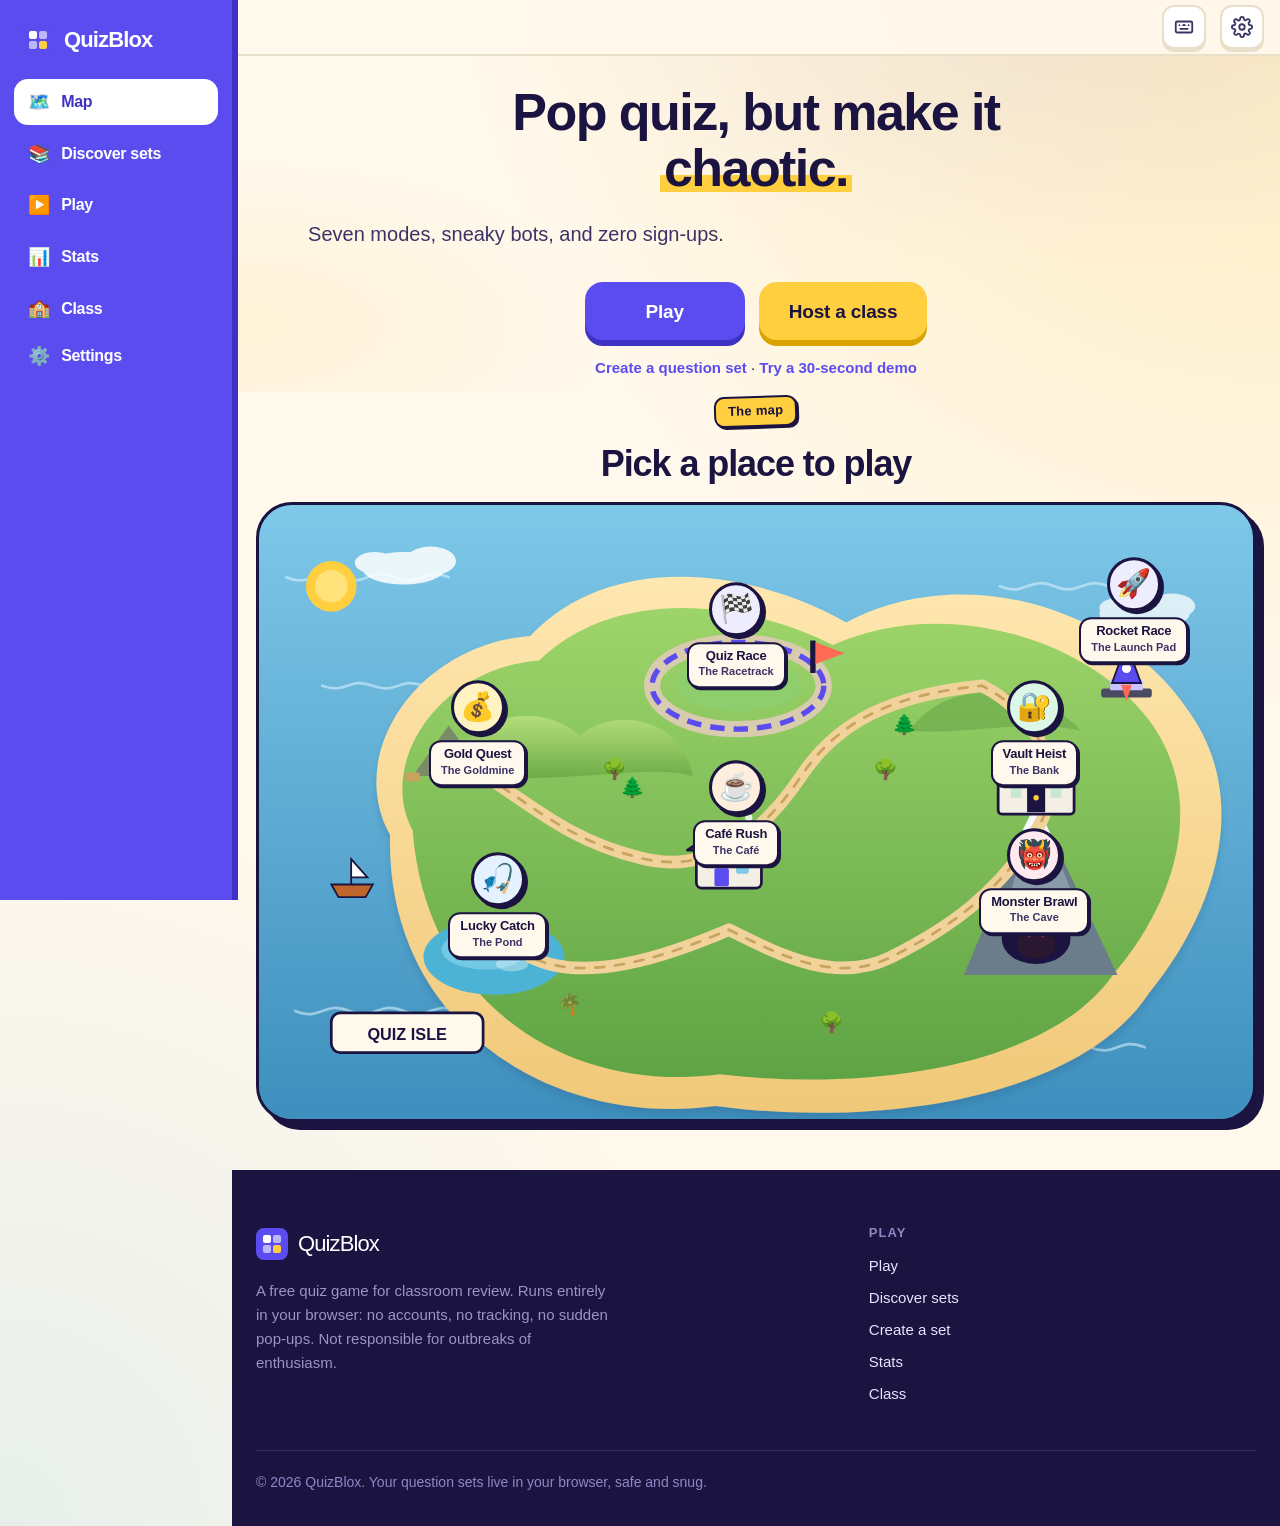
<file: index.html>
<!DOCTYPE html>
<html lang="en">
<head>
<meta charset="utf-8">
<meta name="viewport" content="width=device-width,initial-scale=1">
<title>QuizBlox – Classroom quiz games for review</title>
<meta name="description" content="QuizBlox is a free classroom quiz game. Build question sets, play seven game modes against bots, and review with a live leaderboard.">
<meta name="theme-color" content="#fff8ec">
<meta property="og:type" content="website">
<meta property="og:site_name" content="QuizBlox">
<meta property="og:title" content="QuizBlox – Classroom quiz games for review">
<meta property="og:description" content="QuizBlox is a free classroom quiz game. Build question sets, play seven game modes against bots, and review with a live leaderboard.">
<meta property="og:url" content="https://h42506916-web.github.io/quizblox/">
<meta property="og:image" content="https://h42506916-web.github.io/quizblox/og-image.png">
<meta property="og:image:width" content="1200">
<meta property="og:image:height" content="630">
<meta property="og:image:alt" content="QuizBlox — classroom quiz games for review">
<meta name="twitter:card" content="summary_large_image">
<meta name="twitter:title" content="QuizBlox – Classroom quiz games for review">
<meta name="twitter:description" content="QuizBlox is a free classroom quiz game. Build question sets, play seven game modes against bots, and review with a live leaderboard.">
<meta name="twitter:image" content="https://h42506916-web.github.io/quizblox/og-image.png">
<link rel="canonical" href="https://h42506916-web.github.io/quizblox/">
<link rel="icon" href="favicon.svg" type="image/svg+xml">
<link rel="manifest" href="manifest.webmanifest">
<link rel="apple-touch-icon" href="icons/apple-touch-icon.png">
<meta name="apple-mobile-web-app-capable" content="yes">
<meta name="apple-mobile-web-app-title" content="QuizBlox">
<link rel="stylesheet" href="css/styles.css">
<link rel="prefetch" href="play.html">
<link rel="prefetch" href="js/game.js">
</head>
<body class="app-shell" data-page="home">
<a class="skip-link" href="#main">Skip to content</a>
<aside class="app-sidebar" id="sidebar">
  <a class="brand" href="index.html" aria-label="QuizBlox home"><svg viewBox="0 0 32 32" aria-hidden="true"><rect width="32" height="32" rx="8" fill="#5b4cf0"/><rect x="7" y="7" width="8" height="8" rx="2" fill="#fff"/><rect x="17" y="7" width="8" height="8" rx="2" fill="#fff" opacity=".6"/><rect x="7" y="17" width="8" height="8" rx="2" fill="#fff" opacity=".6"/><rect x="17" y="17" width="8" height="8" rx="2" fill="#ffcf3f"/></svg><span>QuizBlox</span></a>
  <nav class="nav" id="nav" aria-label="Main">
    <a href="index.html" data-nav="home"><span class="nav-ico" aria-hidden="true">🗺️</span><span>Map</span></a>
    <a href="sets.html" data-nav="sets"><span class="nav-ico" aria-hidden="true">📚</span><span>Discover sets</span></a>
    <a href="play.html" data-nav="play"><span class="nav-ico" aria-hidden="true">▶️</span><span>Play</span></a>
    <a href="stats.html" data-nav="stats"><span class="nav-ico" aria-hidden="true">📊</span><span>Stats</span></a>
    <a href="teacher.html" data-nav="teacher"><span class="nav-ico" aria-hidden="true">🏫</span><span>Class</span></a>
    <button type="button" class="nav-settings" id="navSettings" aria-label="Settings" title="Settings"><span class="nav-ico" aria-hidden="true">⚙️</span><span>Settings</span></button>
  </nav>
</aside>
<div class="nav-backdrop" id="navBackdrop" hidden></div>
<div class="app-frame">
<header class="app-topbar">
  <a class="brand" href="index.html" aria-label="QuizBlox home"><svg viewBox="0 0 32 32" aria-hidden="true"><rect width="32" height="32" rx="8" fill="#5b4cf0"/><rect x="7" y="7" width="8" height="8" rx="2" fill="#fff"/><rect x="17" y="7" width="8" height="8" rx="2" fill="#fff" opacity=".6"/><rect x="7" y="17" width="8" height="8" rx="2" fill="#fff" opacity=".6"/><rect x="17" y="17" width="8" height="8" rx="2" fill="#ffcf3f"/></svg><span>QuizBlox</span></a>
  <div class="header-tools"><button class="icon-btn" id="settingsBtn" aria-label="Settings" title="Settings"><svg viewBox="0 0 24 24" fill="none" stroke="currentColor" stroke-width="2" stroke-linecap="round" stroke-linejoin="round" aria-hidden="true"><circle cx="12" cy="12" r="3"/><path d="M19.4 15a1.7 1.7 0 00.3 1.8l.1.1a2 2 0 11-2.8 2.8l-.1-.1a1.7 1.7 0 00-1.8-.3 1.7 1.7 0 00-1 1.5V21a2 2 0 11-4 0v-.1a1.7 1.7 0 00-1.1-1.5 1.7 1.7 0 00-1.8.3l-.1.1a2 2 0 11-2.8-2.8l.1-.1a1.7 1.7 0 00.3-1.8 1.7 1.7 0 00-1.5-1H3a2 2 0 110-4h.1a1.7 1.7 0 001.5-1.1 1.7 1.7 0 00-.3-1.8l-.1-.1a2 2 0 112.8-2.8l.1.1a1.7 1.7 0 001.8.3H9a1.7 1.7 0 001-1.5V3a2 2 0 114 0v.1a1.7 1.7 0 001 1.5 1.7 1.7 0 001.8-.3l.1-.1a2 2 0 112.8 2.8l-.1-.1a1.7 1.7 0 00-.3 1.8V9a1.7 1.7 0 001.5 1H21a2 2 0 110 4h-.1a1.7 1.7 0 00-1.5 1z"/></svg></button><button class="nav-toggle" id="navToggle" aria-label="Open menu" aria-expanded="false" aria-controls="nav"><svg width="20" height="20" viewBox="0 0 20 20" fill="none" stroke="currentColor" stroke-width="1.8" stroke-linecap="round" aria-hidden="true"><path d="M3 5h14M3 10h14M3 15h14"/></svg></button>
  </div>
</header>
<main id="main" tabindex="-1">


<section class="hero hero-simple"><div class="container">
  <h1>Pop quiz, but make it <span class="hl">chaotic.</span></h1>
  <p class="lead">Seven modes, sneaky bots, and zero sign-ups.</p>
  <div class="btn-row hero-actions"><a class="btn btn-primary btn-lg" href="play.html">Play</a><a class="btn btn-pop btn-lg" href="teacher.html">Host a class</a></div>
  <p class="hero-quiet"><a href="sets.html#new">Create a question set</a></p>
</div></section>


<section class="world" id="worldMap" aria-labelledby="mapTitle">
  <div class="container">
    <div class="world-head">
      <p class="eyebrow">The map</p>
      <h2 id="mapTitle">Pick a place to play</h2>
    </div>
    <div class="world-map">
      <svg class="map-art" viewBox="0 0 1100 680" role="presentation" aria-hidden="true" focusable="false">
        <defs>
          <linearGradient id="qm-sea" x1="0" y1="0" x2="0" y2="1">
            <stop offset="0" stop-color="#7ec8e8"/>
            <stop offset="1" stop-color="#3e8fbe"/>
          </linearGradient>
          <linearGradient id="qm-land" x1="0" y1="0" x2="0" y2="1">
            <stop offset="0" stop-color="#9ed56a"/>
            <stop offset="1" stop-color="#5ea344"/>
          </linearGradient>
          <linearGradient id="qm-sand" x1="0" y1="0" x2="0" y2="1">
            <stop offset="0" stop-color="#ffe7b0"/>
            <stop offset="1" stop-color="#f0c878"/>
          </linearGradient>
          <linearGradient id="qm-hill" x1="0" y1="0" x2="0" y2="1">
            <stop offset="0" stop-color="#b8e07c"/>
            <stop offset="1" stop-color="#6aaa45"/>
          </linearGradient>
          <filter id="qm-soft" x="-5%" y="-5%" width="110%" height="110%">
            <feDropShadow dx="0" dy="6" stdDeviation="4" flood-color="#1b4d6e" flood-opacity=".22"/>
          </filter>
        </defs>
        <rect width="1100" height="680" rx="36" fill="url(#qm-sea)"/>
        <!-- waves -->
        <g class="map-waves" fill="none" stroke="#dff4ff" stroke-width="3" stroke-linecap="round" opacity=".55">
          <path d="M30 80c30 12 30-12 60 0s30-12 60 0s30-12 60 0"/>
          <path d="M820 90c30 12 30-12 60 0s30-12 60 0s30-12 60 0"/>
          <path d="M40 560c30 12 30-12 60 0s30-12 60 0s30-12 60 0"/>
          <path d="M860 600c30 12 30-12 60 0s30-12 60 0"/>
          <path class="map-wave" d="M70 200c28 10 28-10 56 0s28-10 56 0"/>
          <path class="map-wave" d="M900 480c28 10 28-10 56 0s28-10 56 0"/>
        </g>
        <!-- distant clouds -->
        <g class="map-cloud" fill="#fff" opacity=".85">
          <ellipse cx="160" cy="70" rx="46" ry="18"/>
          <ellipse cx="190" cy="62" rx="28" ry="16"/>
          <ellipse cx="128" cy="64" rx="22" ry="12"/>
        </g>
        <g class="map-cloud map-cloud-2" fill="#fff" opacity=".75">
          <ellipse cx="980" cy="120" rx="50" ry="18"/>
          <ellipse cx="1010" cy="112" rx="26" ry="14"/>
          <ellipse cx="950" cy="114" rx="20" ry="11"/>
        </g>
        <!-- sun -->
        <g class="map-sun">
          <circle cx="80" cy="90" r="28" fill="#ffcf3f"/>
          <circle cx="80" cy="90" r="18" fill="#ffe27a"/>
        </g>
        <!-- island beach then land -->
        <path filter="url(#qm-soft)" fill="url(#qm-sand)" d="M145 365C95 275 175 155 300 145C390 50 545 70 650 130C780 60 955 115 1030 230C1100 330 1055 455 985 540C910 655 690 690 505 665C325 690 140 575 145 365Z"/>
        <path fill="url(#qm-land)" d="M170 360C130 285 200 180 310 172C395 90 535 105 635 155C755 100 920 145 990 245C1050 335 1010 445 945 520C875 620 680 650 510 630C345 652 185 555 170 360Z"/>
        <!-- hills -->
        <path fill="url(#qm-hill)" opacity=".9" d="M210 300C230 230 310 215 355 255C400 220 470 240 480 300C430 285 350 310 210 300Z"/>
        <path fill="#4e8d38" opacity=".35" d="M720 250C760 190 860 195 910 250C850 235 790 255 720 250Z"/>
        <!-- southeast mountain for the cave -->
        <path fill="#6b7c8a" d="M780 520L860 330L950 520Z"/>
        <path fill="#8b9aa8" d="M860 330L900 430L820 470Z"/>
        <path fill="#f7fbff" d="M845 360L860 330L878 368Z"/>
        <!-- pond -->
        <ellipse class="map-pond" cx="260" cy="500" rx="78" ry="42" fill="#4db3d4"/>
        <ellipse cx="250" cy="492" rx="48" ry="22" fill="#9ee3f5" opacity=".45"/>
        <ellipse cx="280" cy="508" rx="18" ry="8" fill="#fff" opacity=".35"/>
        <!-- winding path -->
        <path fill="none" stroke="#f0d29a" stroke-width="14" stroke-linecap="round" stroke-linejoin="round" d="M250 300C300 330 340 370 420 390C500 412 560 360 600 300C640 240 700 210 800 200C860 230 900 300 860 360C820 430 760 470 700 500C640 530 580 500 520 470C450 500 360 530 300 500"/>
        <path fill="none" stroke="#c9a45e" stroke-width="3" stroke-dasharray="10 12" stroke-linecap="round" d="M250 300C300 330 340 370 420 390C500 412 560 360 600 300C640 240 700 210 800 200C860 230 900 300 860 360C820 430 760 470 700 500C640 530 580 500 520 470C450 500 360 530 300 500"/>
        <!-- racetrack oval -->
        <ellipse cx="530" cy="200" rx="95" ry="48" fill="none" stroke="#d9ccae" stroke-width="18"/>
        <ellipse cx="530" cy="200" rx="95" ry="48" fill="none" stroke="#5b4cf0" stroke-width="6" stroke-dasharray="16 10"/>
        <ellipse cx="530" cy="200" rx="70" ry="28" fill="#8fce6d"/>
        <rect class="map-flag" x="610" y="150" width="6" height="36" rx="1" fill="#1b1340"/>
        <polygon class="map-flag" points="616,152 648,164 616,176" fill="#ff6b57"/>
        <!-- goldmine entrance -->
        <g transform="translate(210,280)">
          <path d="M-40 20L0 -36L40 20Z" fill="#7a8b6a"/>
          <path d="M-22 20C-22 -6 22 -6 22 20Z" fill="#3a2a1a"/>
          <path d="M-14 20C-14 4 14 4 14 20Z" fill="#1b1340"/>
          <rect x="-48" y="16" width="16" height="10" rx="2" fill="#c9a45e"/>
          <circle class="map-sparkle" cx="28" cy="-8" r="4" fill="#ffcf3f"/>
        </g>
        <!-- cafe building, central -->
        <g transform="translate(520,390)">
          <rect x="-36" y="-8" width="72" height="42" rx="6" fill="#f4efe4" stroke="#1b1340" stroke-width="3"/>
          <path d="M-46 -8L0 -38L46 -8Z" fill="#c0662b" stroke="#1b1340" stroke-width="3" stroke-linejoin="round"/>
          <rect x="-16" y="12" width="16" height="20" rx="2" fill="#5b4cf0"/>
          <rect x="8" y="6" width="14" height="12" rx="2" fill="#7ec8e8"/>
          <circle class="map-steam" cx="22" cy="-44" r="4" fill="#fff" opacity=".8"/>
          <circle class="map-steam map-steam-2" cx="30" cy="-54" r="3" fill="#fff" opacity=".6"/>
        </g>
        <!-- vault / bank -->
        <g transform="translate(860,300)">
          <rect x="-42" y="-6" width="84" height="48" rx="4" fill="#f4efe4" stroke="#1b1340" stroke-width="3"/>
          <rect x="-42" y="-22" width="84" height="18" rx="3" fill="#16a34a" stroke="#1b1340" stroke-width="3"/>
          <rect x="-10" y="10" width="20" height="30" fill="#1b1340"/>
          <circle cx="0" cy="24" r="3" fill="#ffcf3f"/>
          <rect x="-28" y="8" width="12" height="16" fill="#c9e8d4"/>
          <rect x="16" y="8" width="12" height="16" fill="#c9e8d4"/>
        </g>
        <!-- cave mouth on the mountain -->
        <g transform="translate(860,470)">
          <ellipse cx="0" cy="10" rx="38" ry="28" fill="#1b1340"/>
          <ellipse cx="0" cy="16" rx="22" ry="16" fill="#2a1830"/>
          <path class="map-glow" d="M-8 8Q0 -6 8 8" fill="none" stroke="#d63b66" stroke-width="3" opacity=".8"/>
        </g>
        <!-- launch pad -->
        <g transform="translate(960,175)">
          <rect x="-28" y="28" width="56" height="10" rx="3" fill="#4a4a62"/>
          <rect x="-18" y="18" width="36" height="12" fill="#c9c3ff"/>
          <g class="map-rocket-idle">
            <path d="M0 -22L16 22H-16Z" fill="#5b4cf0" stroke="#1b1340" stroke-width="2"/>
            <circle cx="0" cy="6" r="5" fill="#fff"/>
            <path class="map-flame" d="M-6 24L0 42L6 24Z" fill="#ff6b57"/>
          </g>
        </g>
        <!-- trees -->
        <g font-size="22">
          <text x="380" y="300">🌳</text>
          <text x="400" y="320">🌲</text>
          <text x="680" y="300">🌳</text>
          <text x="330" y="560">🌴</text>
          <text x="620" y="580">🌳</text>
          <text x="700" y="250">🌲</text>
        </g>
        <!-- little boat -->
        <g class="map-boat" transform="translate(80,420)">
          <path d="M0 0H46L38 14H8Z" fill="#c0662b" stroke="#1b1340" stroke-width="2"/>
          <path d="M22 0V-28L40 -8H22Z" fill="#fff" stroke="#1b1340" stroke-width="2"/>
        </g>
        <!-- cartouche -->
        <g transform="translate(80,590)">
          <rect x="0" y="-28" width="168" height="44" rx="10" fill="#fff8ec" stroke="#1b1340" stroke-width="3"/>
          <text x="84" y="2" text-anchor="middle" font-family="Nunito, Trebuchet MS, sans-serif" font-size="18" font-weight="800" fill="#1b1340">QUIZ ISLE</text>
        </g>
      </svg>
      <div class="map-spots">
        <a class="map-spot gold" style="--x:22%;--y:42%" href="play.html?mode=gold">
          <span class="map-emoji" aria-hidden="true">💰</span>
          <span class="map-label"><b>Gold Quest</b><i>The Goldmine</i></span>
        </a>
        <a class="map-spot race" style="--x:48%;--y:26%" href="play.html?mode=race">
          <span class="map-emoji" aria-hidden="true">🏁</span>
          <span class="map-label"><b>Quiz Race</b><i>The Racetrack</i></span>
        </a>
        <a class="map-spot heist" style="--x:78%;--y:42%" href="play.html?mode=heist">
          <span class="map-emoji" aria-hidden="true">🔐</span>
          <span class="map-label"><b>Vault Heist</b><i>The Bank</i></span>
        </a>
        <a class="map-spot fish" style="--x:24%;--y:70%" href="play.html?mode=fish">
          <span class="map-emoji" aria-hidden="true">🎣</span>
          <span class="map-label"><b>Lucky Catch</b><i>The Pond</i></span>
        </a>
        <a class="map-spot cafe" style="--x:48%;--y:55%" href="play.html?mode=cafe">
          <span class="map-emoji" aria-hidden="true">☕</span>
          <span class="map-label"><b>Café Rush</b><i>The Café</i></span>
        </a>
        <a class="map-spot brawl" style="--x:78%;--y:66%" href="play.html?mode=brawl">
          <span class="map-emoji" aria-hidden="true">👹</span>
          <span class="map-label"><b>Monster Brawl</b><i>The Cave</i></span>
        </a>
        <a class="map-spot rocket" style="--x:88%;--y:22%" href="play.html?mode=rocket">
          <span class="map-emoji" aria-hidden="true">🚀</span>
          <span class="map-label"><b>Rocket Race</b><i>The Launch Pad</i></span>
        </a>
      </div>
    </div>
  </div>
</section>
</main>
<footer class="site-footer"><div class="container">
  <div class="foot-grid">
    <div><a class="brand" href="index.html"><svg viewBox="0 0 32 32" aria-hidden="true"><rect width="32" height="32" rx="8" fill="#5b4cf0"/><rect x="7" y="7" width="8" height="8" rx="2" fill="#fff"/><rect x="17" y="7" width="8" height="8" rx="2" fill="#fff" opacity=".6"/><rect x="7" y="17" width="8" height="8" rx="2" fill="#fff" opacity=".6"/><rect x="17" y="17" width="8" height="8" rx="2" fill="#ffcf3f"/></svg><span>QuizBlox</span></a>
      <p class="muted" style="margin-top:12px;max-width:360px">A free quiz game for classroom review. Runs entirely in your browser: no accounts, no tracking, no sudden pop-ups. Not responsible for outbreaks of enthusiasm.</p></div>
    <div><h4>Play</h4><ul><li><a href="play.html">Play</a></li><li><a href="sets.html">Discover sets</a></li><li><a href="sets.html#new">Create a set</a></li><li><a href="stats.html">Stats</a></li><li><a href="teacher.html">Class</a></li></ul></div>
  </div>
  <div class="foot-bottom"><button type="button" class="btn btn-secondary btn-sm" id="installBtn" hidden>Install QuizBlox as an app</button>&copy; <span id="year">2026</span> QuizBlox. Your question sets live in your browser, safe and snug.</div>
</div></footer>
</div>
<nav class="app-tabbar" aria-label="Primary">
  <a href="index.html" data-nav="home"><span class="nav-ico" aria-hidden="true">🗺️</span><span>Map</span></a>
  <a href="sets.html" data-nav="sets"><span class="nav-ico" aria-hidden="true">📚</span><span>Discover</span></a>
  <a href="play.html" data-nav="play"><span class="nav-ico" aria-hidden="true">▶️</span><span>Play</span></a>
  <a href="stats.html" data-nav="stats"><span class="nav-ico" aria-hidden="true">📊</span><span>Stats</span></a>
  <a href="teacher.html" data-nav="teacher"><span class="nav-ico" aria-hidden="true">🏫</span><span>Class</span></a>
</nav>

<script src="js/samples.js"></script>
<script src="js/qtypes.js"></script>
<script src="js/common.js"></script>
<script src="js/home.js"></script>
</body></html>
</file>
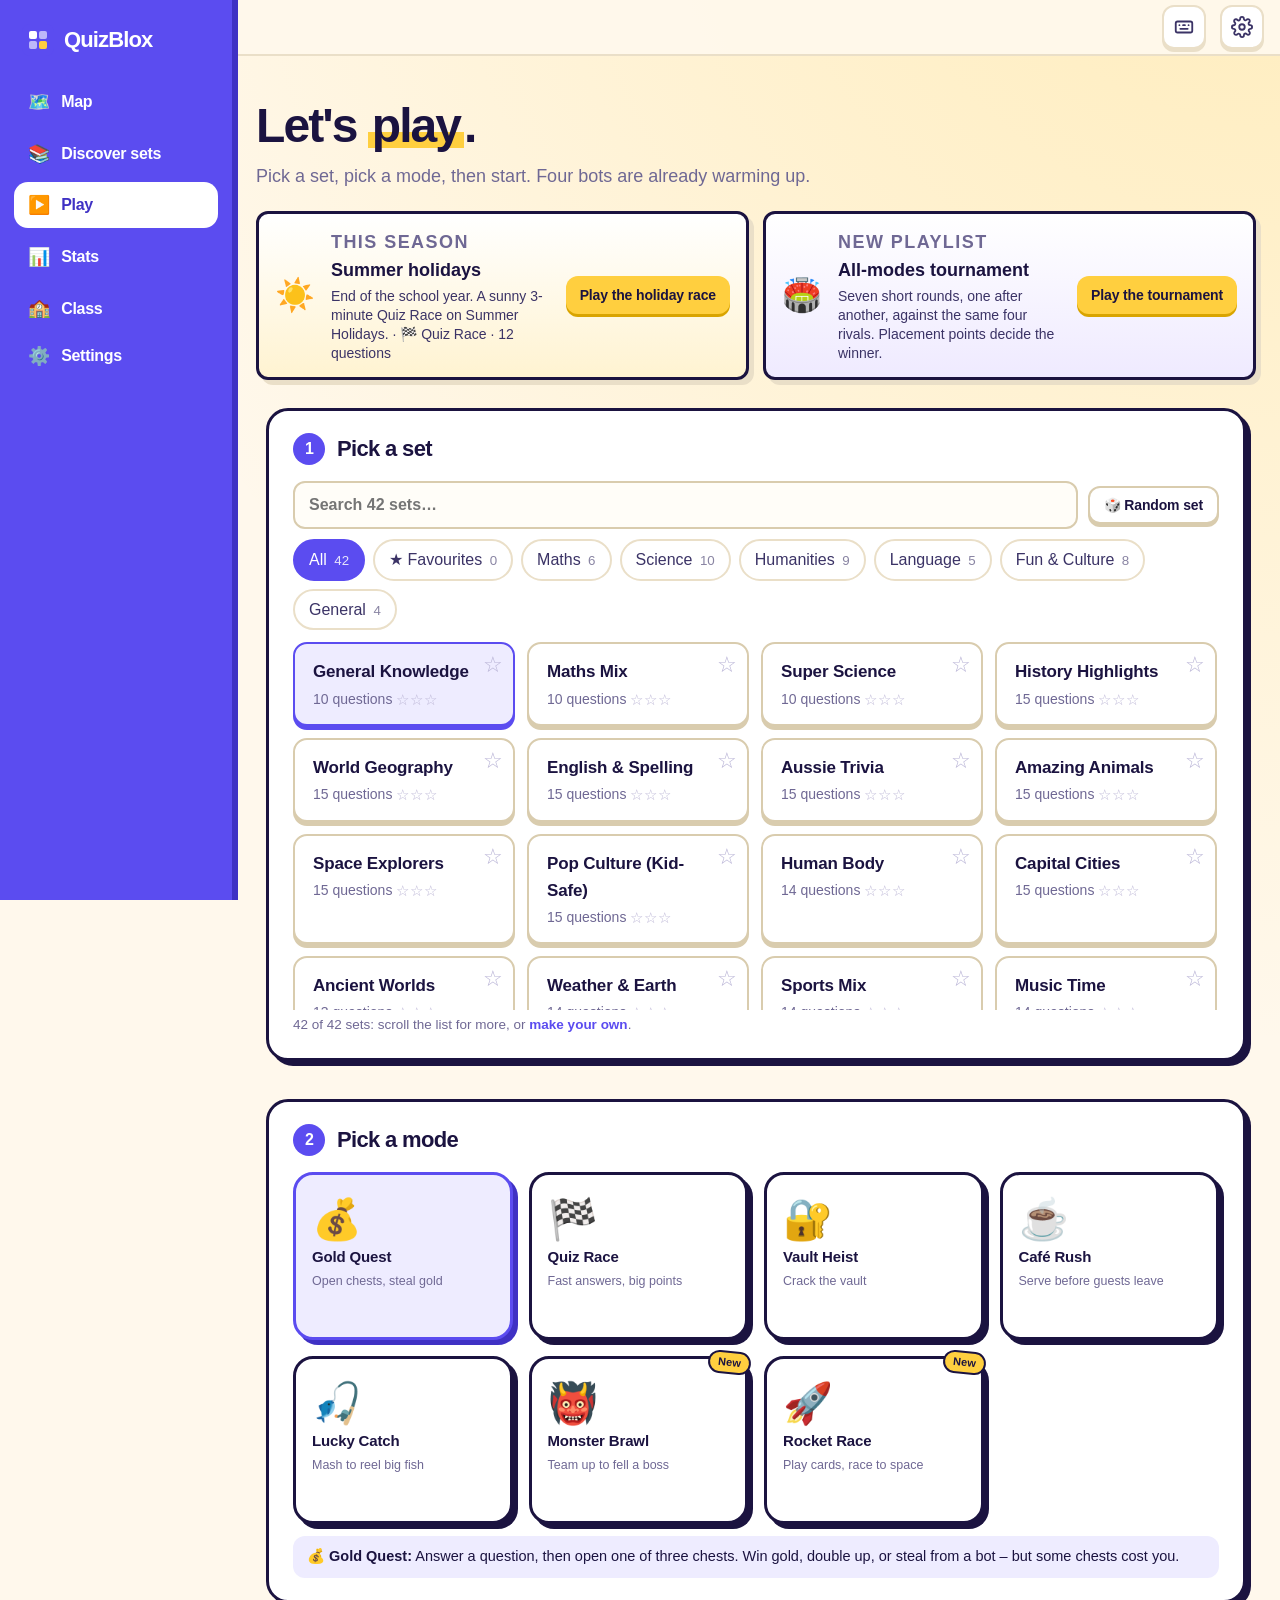
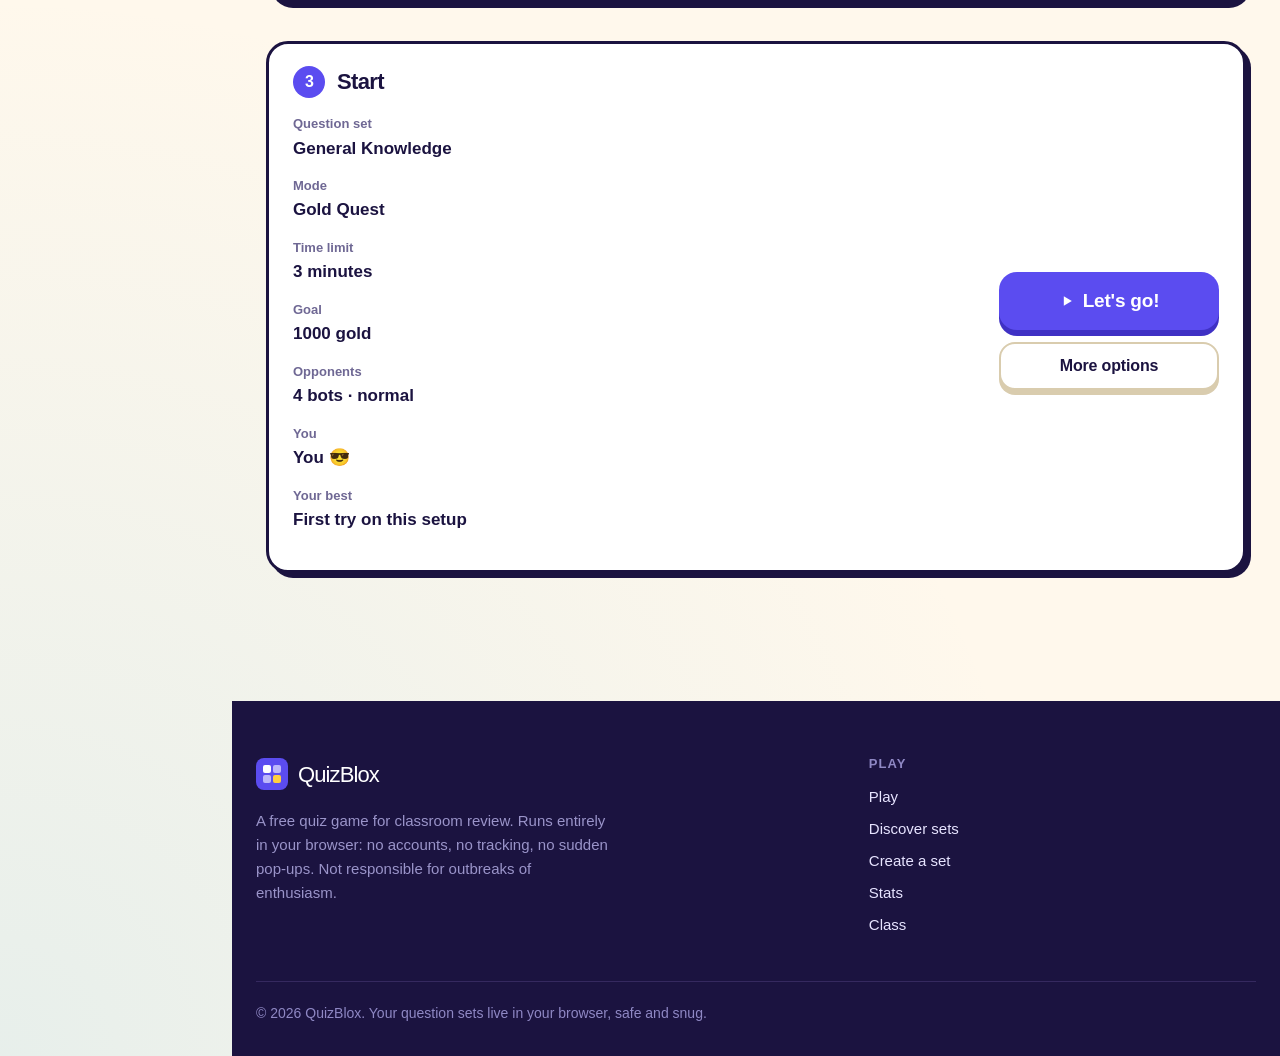
<file: play.html>
<!DOCTYPE html>
<html lang="en">
<head>
<meta charset="utf-8">
<meta name="viewport" content="width=device-width,initial-scale=1">
<title>Play – QuizBlox</title>
<meta name="description" content="Choose a question set and game mode, then play one of seven game modes.">
<meta name="theme-color" content="#fff8ec">
<meta property="og:type" content="website">
<meta property="og:site_name" content="QuizBlox">
<meta property="og:title" content="Play – QuizBlox">
<meta property="og:description" content="Choose a question set and game mode, then play one of seven game modes.">
<meta property="og:url" content="https://h42506916-web.github.io/quizblox/play.html">
<meta property="og:image" content="https://h42506916-web.github.io/quizblox/og-image.png">
<meta property="og:image:width" content="1200">
<meta property="og:image:height" content="630">
<meta property="og:image:alt" content="QuizBlox — classroom quiz games for review">
<meta name="twitter:card" content="summary_large_image">
<meta name="twitter:title" content="Play – QuizBlox">
<meta name="twitter:description" content="Choose a question set and game mode, then play one of seven game modes.">
<meta name="twitter:image" content="https://h42506916-web.github.io/quizblox/og-image.png">
<link rel="canonical" href="https://h42506916-web.github.io/quizblox/play.html">
<link rel="icon" href="favicon.svg" type="image/svg+xml">
<link rel="manifest" href="manifest.webmanifest">
<link rel="apple-touch-icon" href="icons/apple-touch-icon.png">
<meta name="apple-mobile-web-app-capable" content="yes">
<meta name="apple-mobile-web-app-title" content="QuizBlox">
<link rel="stylesheet" href="css/styles.css">
</head>
<body class="app-shell" data-page="play">
<a class="skip-link" href="#main">Skip to content</a>
<aside class="app-sidebar" id="sidebar">
  <a class="brand" href="index.html" aria-label="QuizBlox home"><svg viewBox="0 0 32 32" aria-hidden="true"><rect width="32" height="32" rx="8" fill="#5b4cf0"/><rect x="7" y="7" width="8" height="8" rx="2" fill="#fff"/><rect x="17" y="7" width="8" height="8" rx="2" fill="#fff" opacity=".6"/><rect x="7" y="17" width="8" height="8" rx="2" fill="#fff" opacity=".6"/><rect x="17" y="17" width="8" height="8" rx="2" fill="#ffcf3f"/></svg><span>QuizBlox</span></a>
  <nav class="nav" id="nav" aria-label="Main">
    <a href="index.html" data-nav="home"><span class="nav-ico" aria-hidden="true">🗺️</span><span>Map</span></a>
    <a href="sets.html" data-nav="sets"><span class="nav-ico" aria-hidden="true">📚</span><span>Discover sets</span></a>
    <a href="play.html" data-nav="play"><span class="nav-ico" aria-hidden="true">▶️</span><span>Play</span></a>
    <a href="stats.html" data-nav="stats"><span class="nav-ico" aria-hidden="true">📊</span><span>Stats</span></a>
    <a href="teacher.html" data-nav="teacher"><span class="nav-ico" aria-hidden="true">🏫</span><span>Class</span></a>
    <button type="button" class="nav-settings" id="navSettings" aria-label="Settings" title="Settings"><span class="nav-ico" aria-hidden="true">⚙️</span><span>Settings</span></button>
  </nav>
</aside>
<div class="nav-backdrop" id="navBackdrop" hidden></div>
<div class="app-frame">
<header class="app-topbar">
  <a class="brand" href="index.html" aria-label="QuizBlox home"><svg viewBox="0 0 32 32" aria-hidden="true"><rect width="32" height="32" rx="8" fill="#5b4cf0"/><rect x="7" y="7" width="8" height="8" rx="2" fill="#fff"/><rect x="17" y="7" width="8" height="8" rx="2" fill="#fff" opacity=".6"/><rect x="7" y="17" width="8" height="8" rx="2" fill="#fff" opacity=".6"/><rect x="17" y="17" width="8" height="8" rx="2" fill="#ffcf3f"/></svg><span>QuizBlox</span></a>
  <div class="header-tools"><button class="icon-btn" id="settingsBtn" aria-label="Settings" title="Settings"><svg viewBox="0 0 24 24" fill="none" stroke="currentColor" stroke-width="2" stroke-linecap="round" stroke-linejoin="round" aria-hidden="true"><circle cx="12" cy="12" r="3"/><path d="M19.4 15a1.7 1.7 0 00.3 1.8l.1.1a2 2 0 11-2.8 2.8l-.1-.1a1.7 1.7 0 00-1.8-.3 1.7 1.7 0 00-1 1.5V21a2 2 0 11-4 0v-.1a1.7 1.7 0 00-1.1-1.5 1.7 1.7 0 00-1.8.3l-.1.1a2 2 0 11-2.8-2.8l.1-.1a1.7 1.7 0 00.3-1.8 1.7 1.7 0 00-1.5-1H3a2 2 0 110-4h.1a1.7 1.7 0 001.5-1.1 1.7 1.7 0 00-.3-1.8l-.1-.1a2 2 0 112.8-2.8l.1.1a1.7 1.7 0 001.8.3H9a1.7 1.7 0 001-1.5V3a2 2 0 114 0v.1a1.7 1.7 0 001 1.5 1.7 1.7 0 001.8-.3l.1-.1a2 2 0 112.8 2.8l-.1-.1a1.7 1.7 0 00-.3 1.8V9a1.7 1.7 0 001.5 1H21a2 2 0 110 4h-.1a1.7 1.7 0 00-1.5 1z"/></svg></button><button class="nav-toggle" id="navToggle" aria-label="Open menu" aria-expanded="false" aria-controls="nav"><svg width="20" height="20" viewBox="0 0 20 20" fill="none" stroke="currentColor" stroke-width="1.8" stroke-linecap="round" aria-hidden="true"><path d="M3 5h14M3 10h14M3 15h14"/></svg></button>
  </div>
</header>
<main id="main" tabindex="-1">

<div class="container" id="view"><noscript><p style="padding:48px 0"><b>Blox needs JavaScript to juggle the questions.</b> Please turn it on and refresh.</p></noscript></div></main>
<footer class="site-footer"><div class="container">
  <div class="foot-grid">
    <div><a class="brand" href="index.html"><svg viewBox="0 0 32 32" aria-hidden="true"><rect width="32" height="32" rx="8" fill="#5b4cf0"/><rect x="7" y="7" width="8" height="8" rx="2" fill="#fff"/><rect x="17" y="7" width="8" height="8" rx="2" fill="#fff" opacity=".6"/><rect x="7" y="17" width="8" height="8" rx="2" fill="#fff" opacity=".6"/><rect x="17" y="17" width="8" height="8" rx="2" fill="#ffcf3f"/></svg><span>QuizBlox</span></a>
      <p class="muted" style="margin-top:12px;max-width:360px">A free quiz game for classroom review. Runs entirely in your browser: no accounts, no tracking, no sudden pop-ups. Not responsible for outbreaks of enthusiasm.</p></div>
    <div><h4>Play</h4><ul><li><a href="play.html">Play</a></li><li><a href="sets.html">Discover sets</a></li><li><a href="sets.html#new">Create a set</a></li><li><a href="stats.html">Stats</a></li><li><a href="teacher.html">Class</a></li></ul></div>
  </div>
  <div class="foot-bottom"><button type="button" class="btn btn-secondary btn-sm" id="installBtn" hidden>Install QuizBlox as an app</button>&copy; <span id="year">2026</span> QuizBlox. Your question sets live in your browser, safe and snug.</div>
</div></footer>
</div>
<nav class="app-tabbar" aria-label="Primary">
  <a href="index.html" data-nav="home"><span class="nav-ico" aria-hidden="true">🗺️</span><span>Map</span></a>
  <a href="sets.html" data-nav="sets"><span class="nav-ico" aria-hidden="true">📚</span><span>Discover</span></a>
  <a href="play.html" data-nav="play"><span class="nav-ico" aria-hidden="true">▶️</span><span>Play</span></a>
  <a href="stats.html" data-nav="stats"><span class="nav-ico" aria-hidden="true">📊</span><span>Stats</span></a>
  <a href="teacher.html" data-nav="teacher"><span class="nav-ico" aria-hidden="true">🏫</span><span>Class</span></a>
</nav>

<script src="js/samples.js"></script>
<script src="js/qtypes.js"></script>
<script src="js/common.js"></script>
<script src="js/qrcode.js"></script>
<script src="js/game.js"></script>
</body></html>
</file>
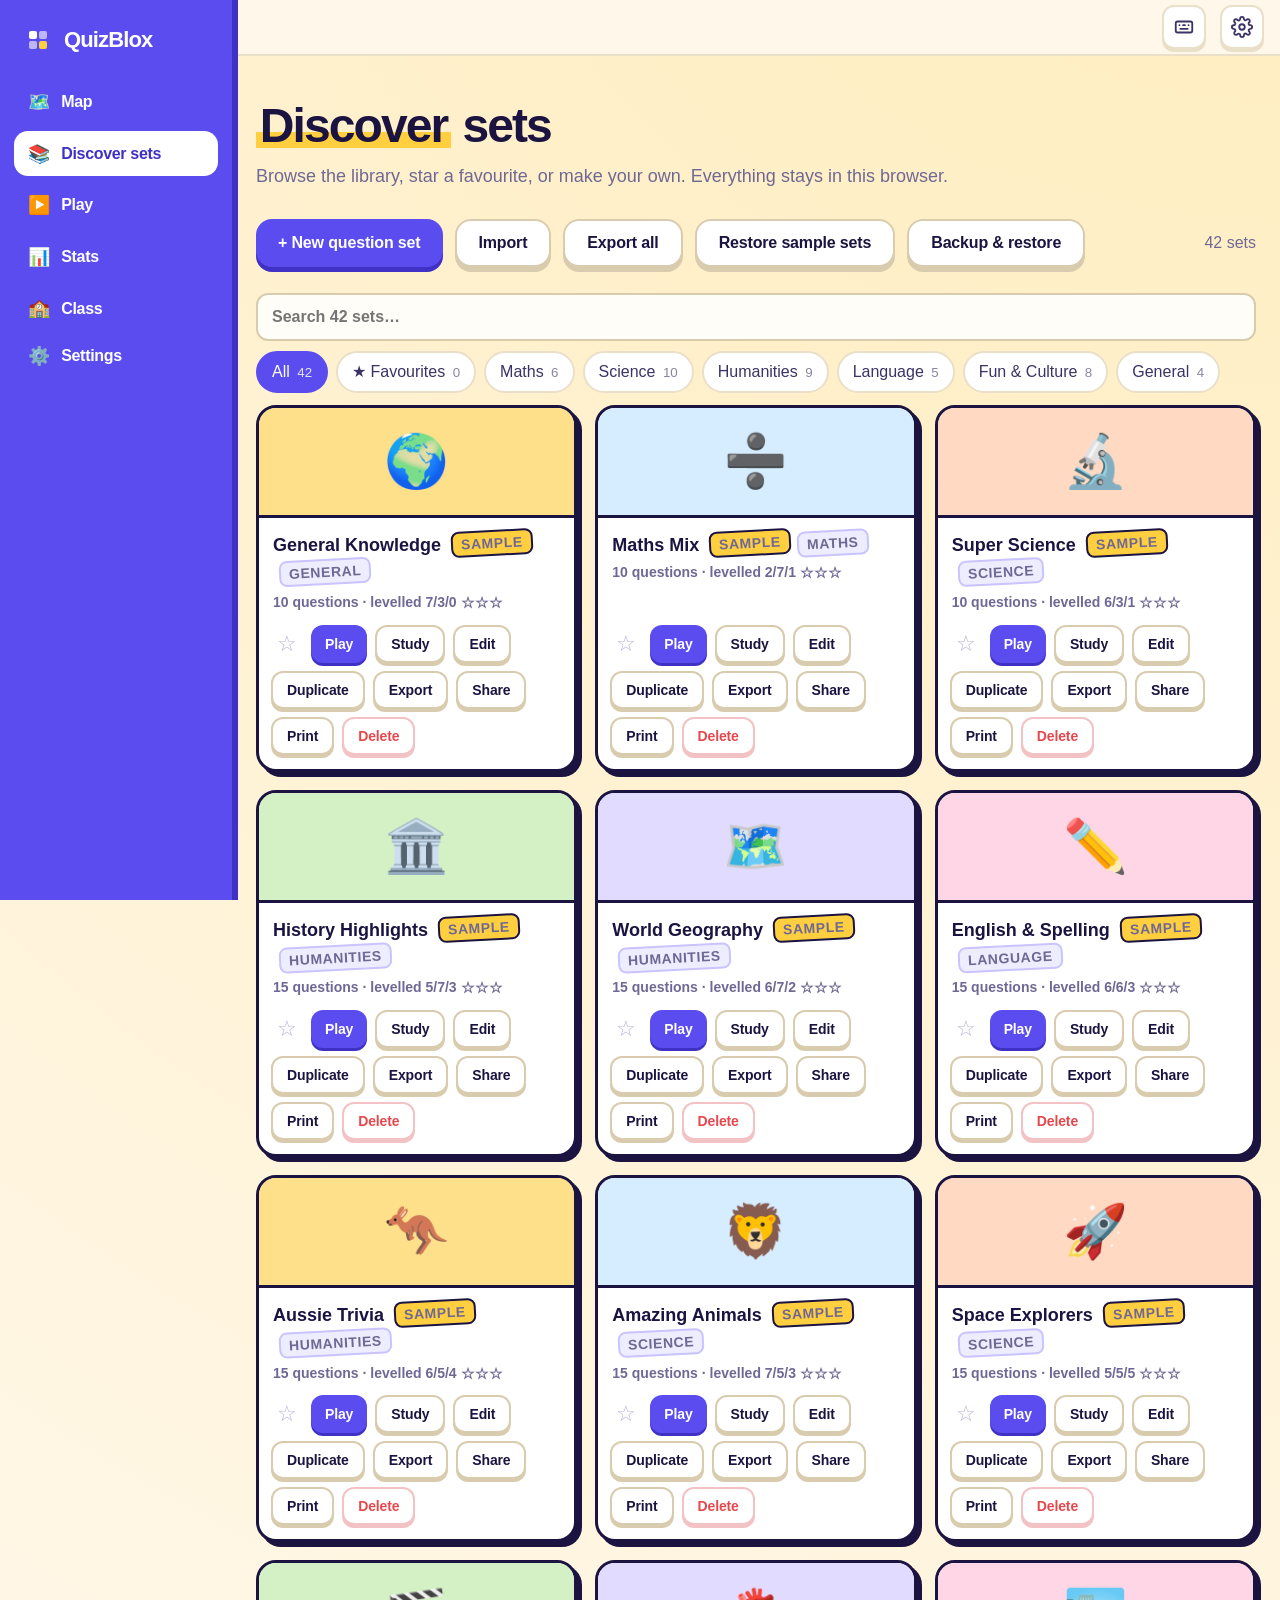
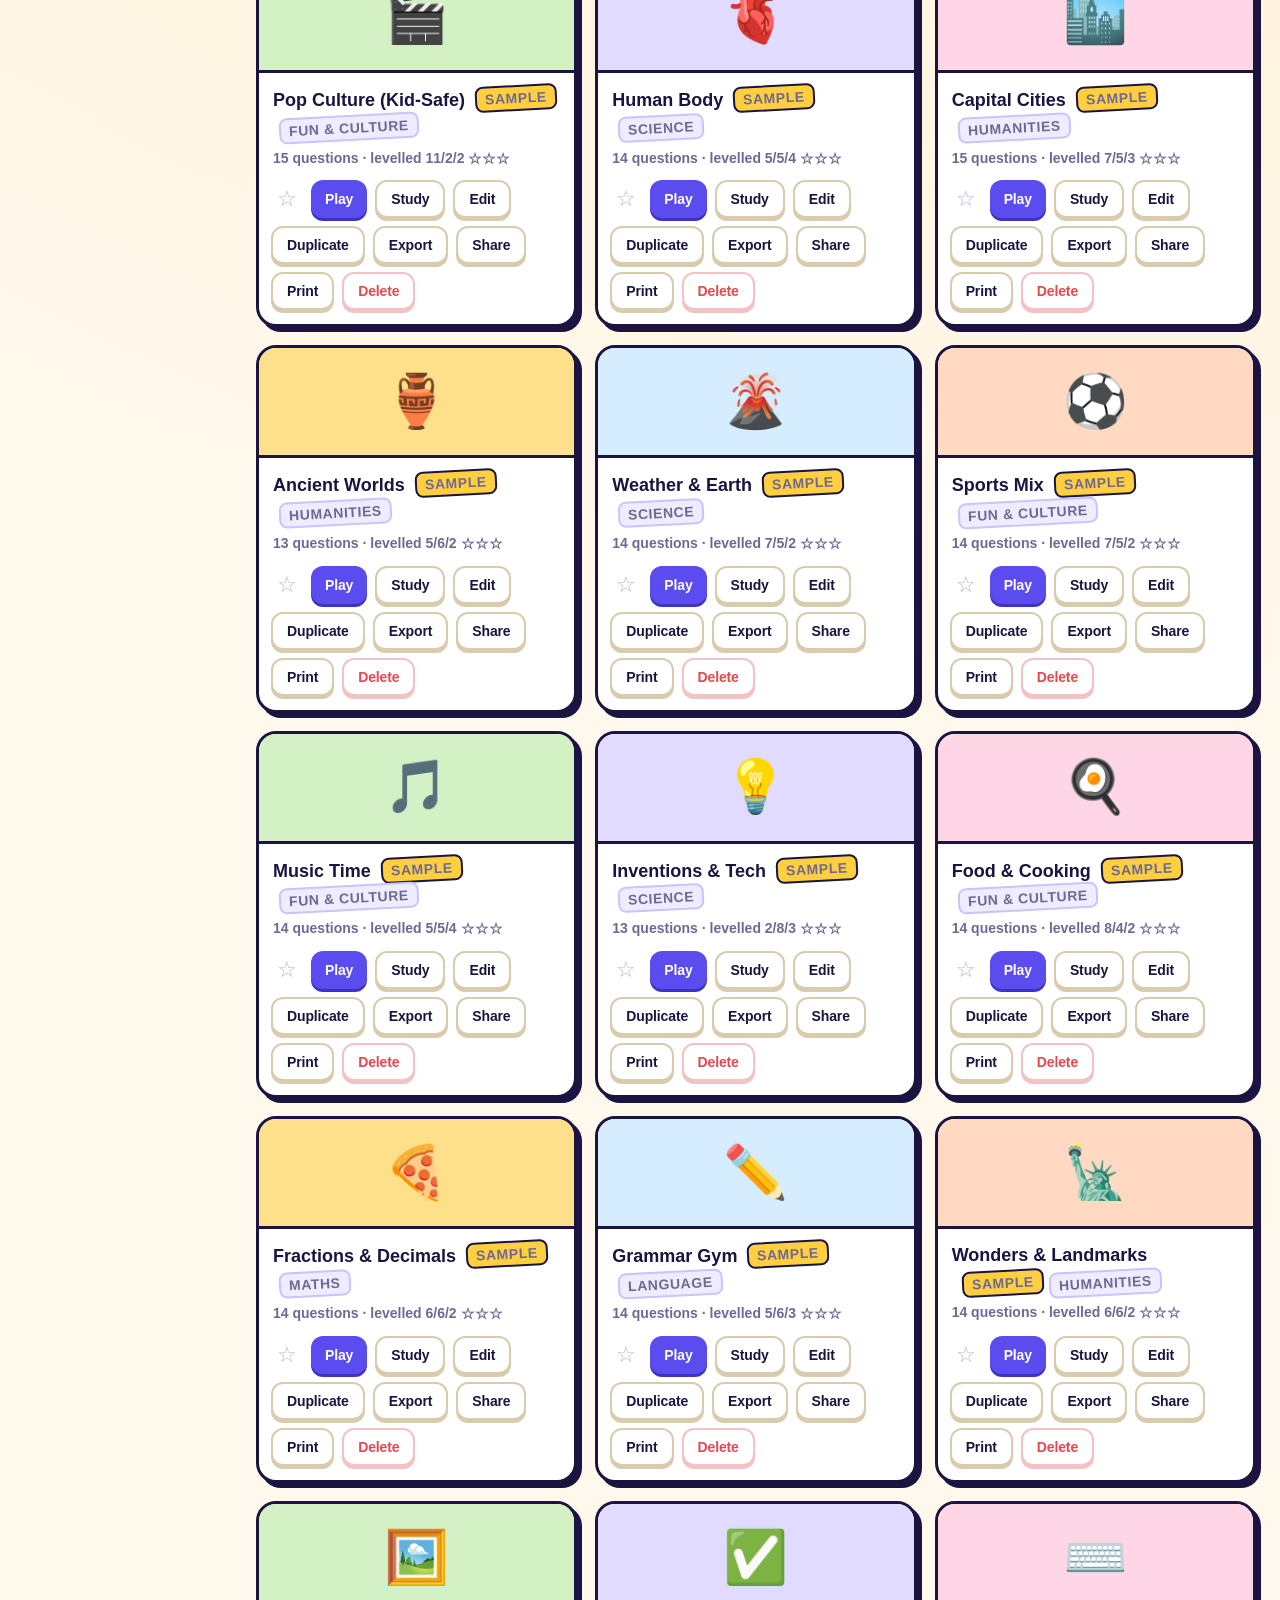
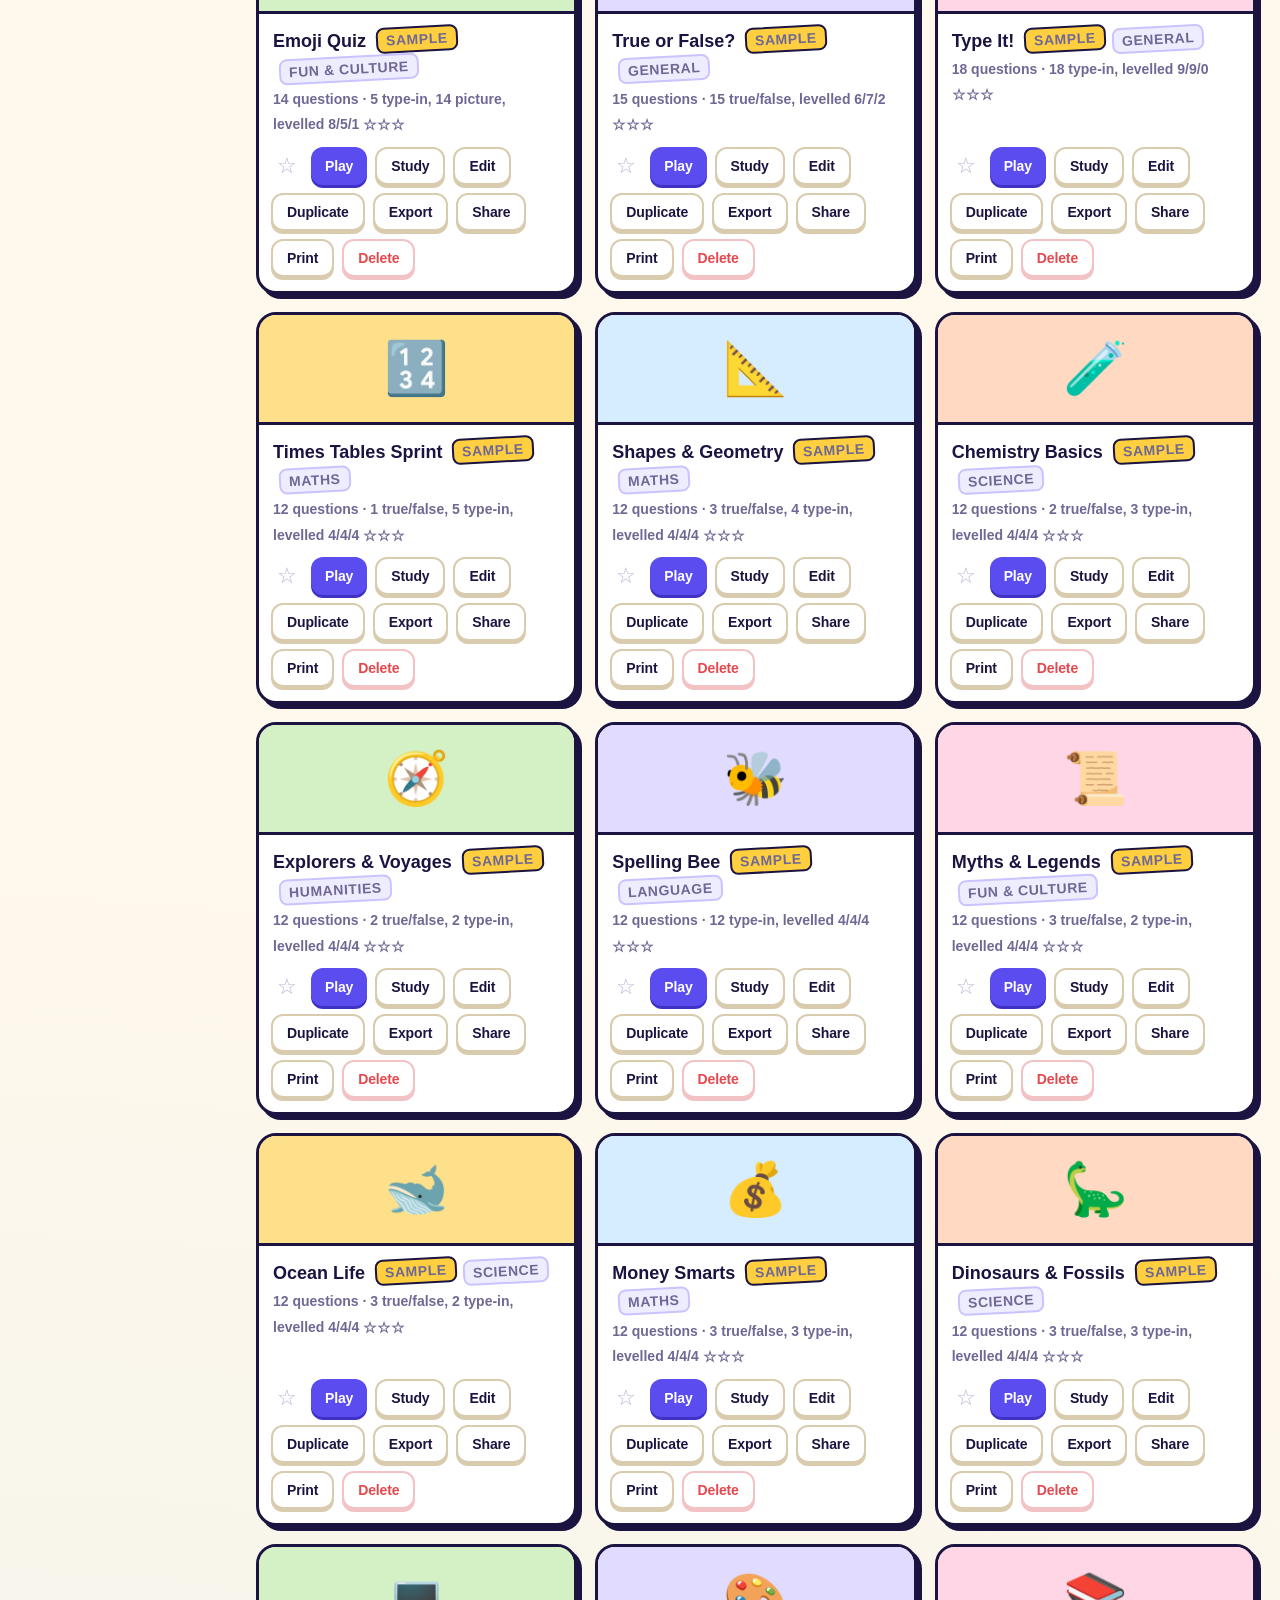
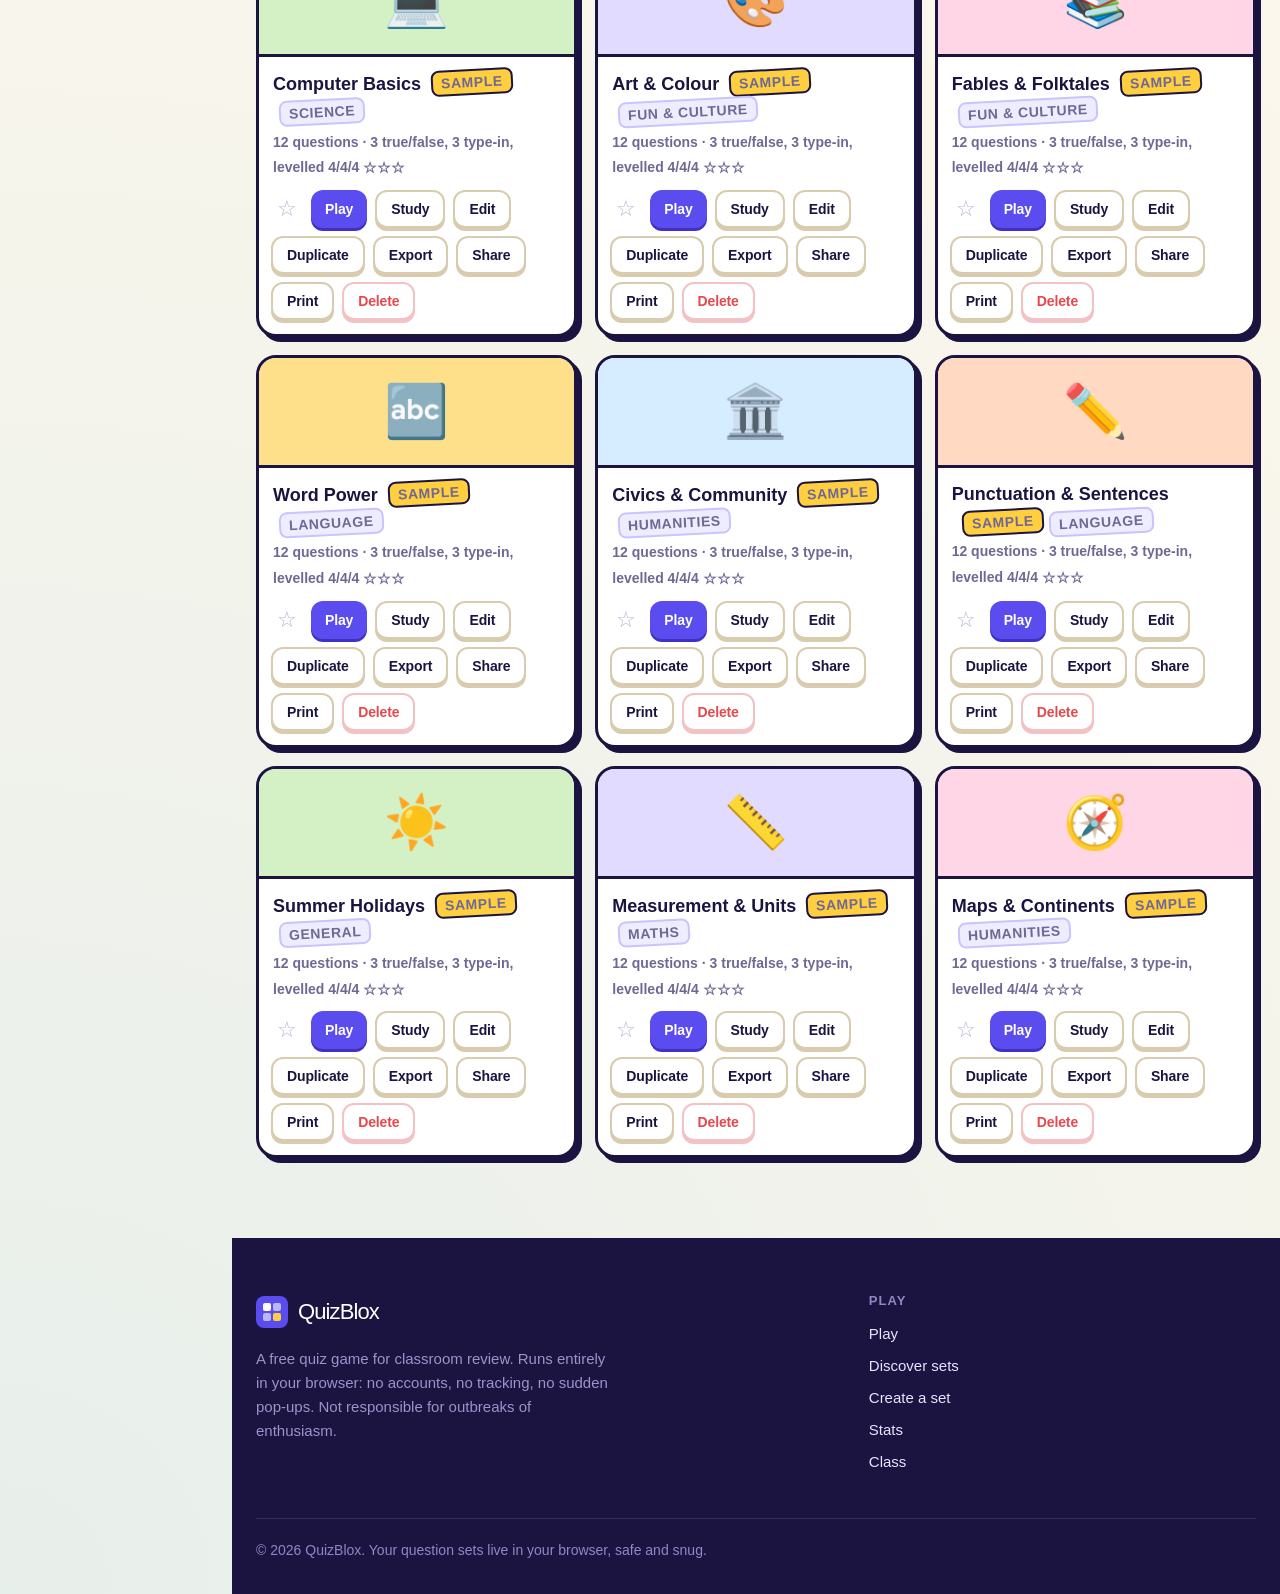
<file: sets.html>
<!DOCTYPE html>
<html lang="en">
<head>
<meta charset="utf-8">
<meta name="viewport" content="width=device-width,initial-scale=1">
<title>Question sets – QuizBlox</title>
<meta name="description" content="Create, search, edit and manage your question sets: multiple choice, true/false and type-the-answer.">
<meta name="theme-color" content="#fff8ec">
<meta property="og:type" content="website">
<meta property="og:site_name" content="QuizBlox">
<meta property="og:title" content="Question sets – QuizBlox">
<meta property="og:description" content="Create, search, edit and manage your question sets: multiple choice, true/false and type-the-answer.">
<meta property="og:url" content="https://h42506916-web.github.io/quizblox/sets.html">
<meta property="og:image" content="https://h42506916-web.github.io/quizblox/og-image.png">
<meta property="og:image:width" content="1200">
<meta property="og:image:height" content="630">
<meta property="og:image:alt" content="QuizBlox — classroom quiz games for review">
<meta name="twitter:card" content="summary_large_image">
<meta name="twitter:title" content="Question sets – QuizBlox">
<meta name="twitter:description" content="Create, search, edit and manage your question sets: multiple choice, true/false and type-the-answer.">
<meta name="twitter:image" content="https://h42506916-web.github.io/quizblox/og-image.png">
<link rel="canonical" href="https://h42506916-web.github.io/quizblox/sets.html">
<link rel="icon" href="favicon.svg" type="image/svg+xml">
<link rel="manifest" href="manifest.webmanifest">
<link rel="apple-touch-icon" href="icons/apple-touch-icon.png">
<meta name="apple-mobile-web-app-capable" content="yes">
<meta name="apple-mobile-web-app-title" content="QuizBlox">
<link rel="stylesheet" href="css/styles.css">
</head>
<body class="app-shell" data-page="sets">
<a class="skip-link" href="#main">Skip to content</a>
<aside class="app-sidebar" id="sidebar">
  <a class="brand" href="index.html" aria-label="QuizBlox home"><svg viewBox="0 0 32 32" aria-hidden="true"><rect width="32" height="32" rx="8" fill="#5b4cf0"/><rect x="7" y="7" width="8" height="8" rx="2" fill="#fff"/><rect x="17" y="7" width="8" height="8" rx="2" fill="#fff" opacity=".6"/><rect x="7" y="17" width="8" height="8" rx="2" fill="#fff" opacity=".6"/><rect x="17" y="17" width="8" height="8" rx="2" fill="#ffcf3f"/></svg><span>QuizBlox</span></a>
  <nav class="nav" id="nav" aria-label="Main">
    <a href="index.html" data-nav="home"><span class="nav-ico" aria-hidden="true">🗺️</span><span>Map</span></a>
    <a href="sets.html" data-nav="sets"><span class="nav-ico" aria-hidden="true">📚</span><span>Discover sets</span></a>
    <a href="play.html" data-nav="play"><span class="nav-ico" aria-hidden="true">▶️</span><span>Play</span></a>
    <a href="stats.html" data-nav="stats"><span class="nav-ico" aria-hidden="true">📊</span><span>Stats</span></a>
    <a href="teacher.html" data-nav="teacher"><span class="nav-ico" aria-hidden="true">🏫</span><span>Class</span></a>
    <button type="button" class="nav-settings" id="navSettings" aria-label="Settings" title="Settings"><span class="nav-ico" aria-hidden="true">⚙️</span><span>Settings</span></button>
  </nav>
</aside>
<div class="nav-backdrop" id="navBackdrop" hidden></div>
<div class="app-frame">
<header class="app-topbar">
  <a class="brand" href="index.html" aria-label="QuizBlox home"><svg viewBox="0 0 32 32" aria-hidden="true"><rect width="32" height="32" rx="8" fill="#5b4cf0"/><rect x="7" y="7" width="8" height="8" rx="2" fill="#fff"/><rect x="17" y="7" width="8" height="8" rx="2" fill="#fff" opacity=".6"/><rect x="7" y="17" width="8" height="8" rx="2" fill="#fff" opacity=".6"/><rect x="17" y="17" width="8" height="8" rx="2" fill="#ffcf3f"/></svg><span>QuizBlox</span></a>
  <div class="header-tools"><button class="icon-btn" id="settingsBtn" aria-label="Settings" title="Settings"><svg viewBox="0 0 24 24" fill="none" stroke="currentColor" stroke-width="2" stroke-linecap="round" stroke-linejoin="round" aria-hidden="true"><circle cx="12" cy="12" r="3"/><path d="M19.4 15a1.7 1.7 0 00.3 1.8l.1.1a2 2 0 11-2.8 2.8l-.1-.1a1.7 1.7 0 00-1.8-.3 1.7 1.7 0 00-1 1.5V21a2 2 0 11-4 0v-.1a1.7 1.7 0 00-1.1-1.5 1.7 1.7 0 00-1.8.3l-.1.1a2 2 0 11-2.8-2.8l.1-.1a1.7 1.7 0 00.3-1.8 1.7 1.7 0 00-1.5-1H3a2 2 0 110-4h.1a1.7 1.7 0 001.5-1.1 1.7 1.7 0 00-.3-1.8l-.1-.1a2 2 0 112.8-2.8l.1.1a1.7 1.7 0 001.8.3H9a1.7 1.7 0 001-1.5V3a2 2 0 114 0v.1a1.7 1.7 0 001 1.5 1.7 1.7 0 001.8-.3l.1-.1a2 2 0 112.8 2.8l-.1-.1a1.7 1.7 0 00-.3 1.8V9a1.7 1.7 0 001.5 1H21a2 2 0 110 4h-.1a1.7 1.7 0 00-1.5 1z"/></svg></button><button class="nav-toggle" id="navToggle" aria-label="Open menu" aria-expanded="false" aria-controls="nav"><svg width="20" height="20" viewBox="0 0 20 20" fill="none" stroke="currentColor" stroke-width="1.8" stroke-linecap="round" aria-hidden="true"><path d="M3 5h14M3 10h14M3 15h14"/></svg></button>
  </div>
</header>
<main id="main" tabindex="-1">

<div class="container" id="view"><noscript><p style="padding:48px 0"><b>Blox needs JavaScript to juggle the questions.</b> Please turn it on and refresh.</p></noscript></div></main>
<footer class="site-footer"><div class="container">
  <div class="foot-grid">
    <div><a class="brand" href="index.html"><svg viewBox="0 0 32 32" aria-hidden="true"><rect width="32" height="32" rx="8" fill="#5b4cf0"/><rect x="7" y="7" width="8" height="8" rx="2" fill="#fff"/><rect x="17" y="7" width="8" height="8" rx="2" fill="#fff" opacity=".6"/><rect x="7" y="17" width="8" height="8" rx="2" fill="#fff" opacity=".6"/><rect x="17" y="17" width="8" height="8" rx="2" fill="#ffcf3f"/></svg><span>QuizBlox</span></a>
      <p class="muted" style="margin-top:12px;max-width:360px">A free quiz game for classroom review. Runs entirely in your browser: no accounts, no tracking, no sudden pop-ups. Not responsible for outbreaks of enthusiasm.</p></div>
    <div><h4>Play</h4><ul><li><a href="play.html">Play</a></li><li><a href="sets.html">Discover sets</a></li><li><a href="sets.html#new">Create a set</a></li><li><a href="stats.html">Stats</a></li><li><a href="teacher.html">Class</a></li></ul></div>
  </div>
  <div class="foot-bottom"><button type="button" class="btn btn-secondary btn-sm" id="installBtn" hidden>Install QuizBlox as an app</button>&copy; <span id="year">2026</span> QuizBlox. Your question sets live in your browser, safe and snug.</div>
</div></footer>
</div>
<nav class="app-tabbar" aria-label="Primary">
  <a href="index.html" data-nav="home"><span class="nav-ico" aria-hidden="true">🗺️</span><span>Map</span></a>
  <a href="sets.html" data-nav="sets"><span class="nav-ico" aria-hidden="true">📚</span><span>Discover</span></a>
  <a href="play.html" data-nav="play"><span class="nav-ico" aria-hidden="true">▶️</span><span>Play</span></a>
  <a href="stats.html" data-nav="stats"><span class="nav-ico" aria-hidden="true">📊</span><span>Stats</span></a>
  <a href="teacher.html" data-nav="teacher"><span class="nav-ico" aria-hidden="true">🏫</span><span>Class</span></a>
</nav>

<script src="js/samples.js"></script>
<script src="js/qtypes.js"></script>
<script src="js/common.js"></script>
<script src="js/editor.js"></script>
</body></html>
</file>
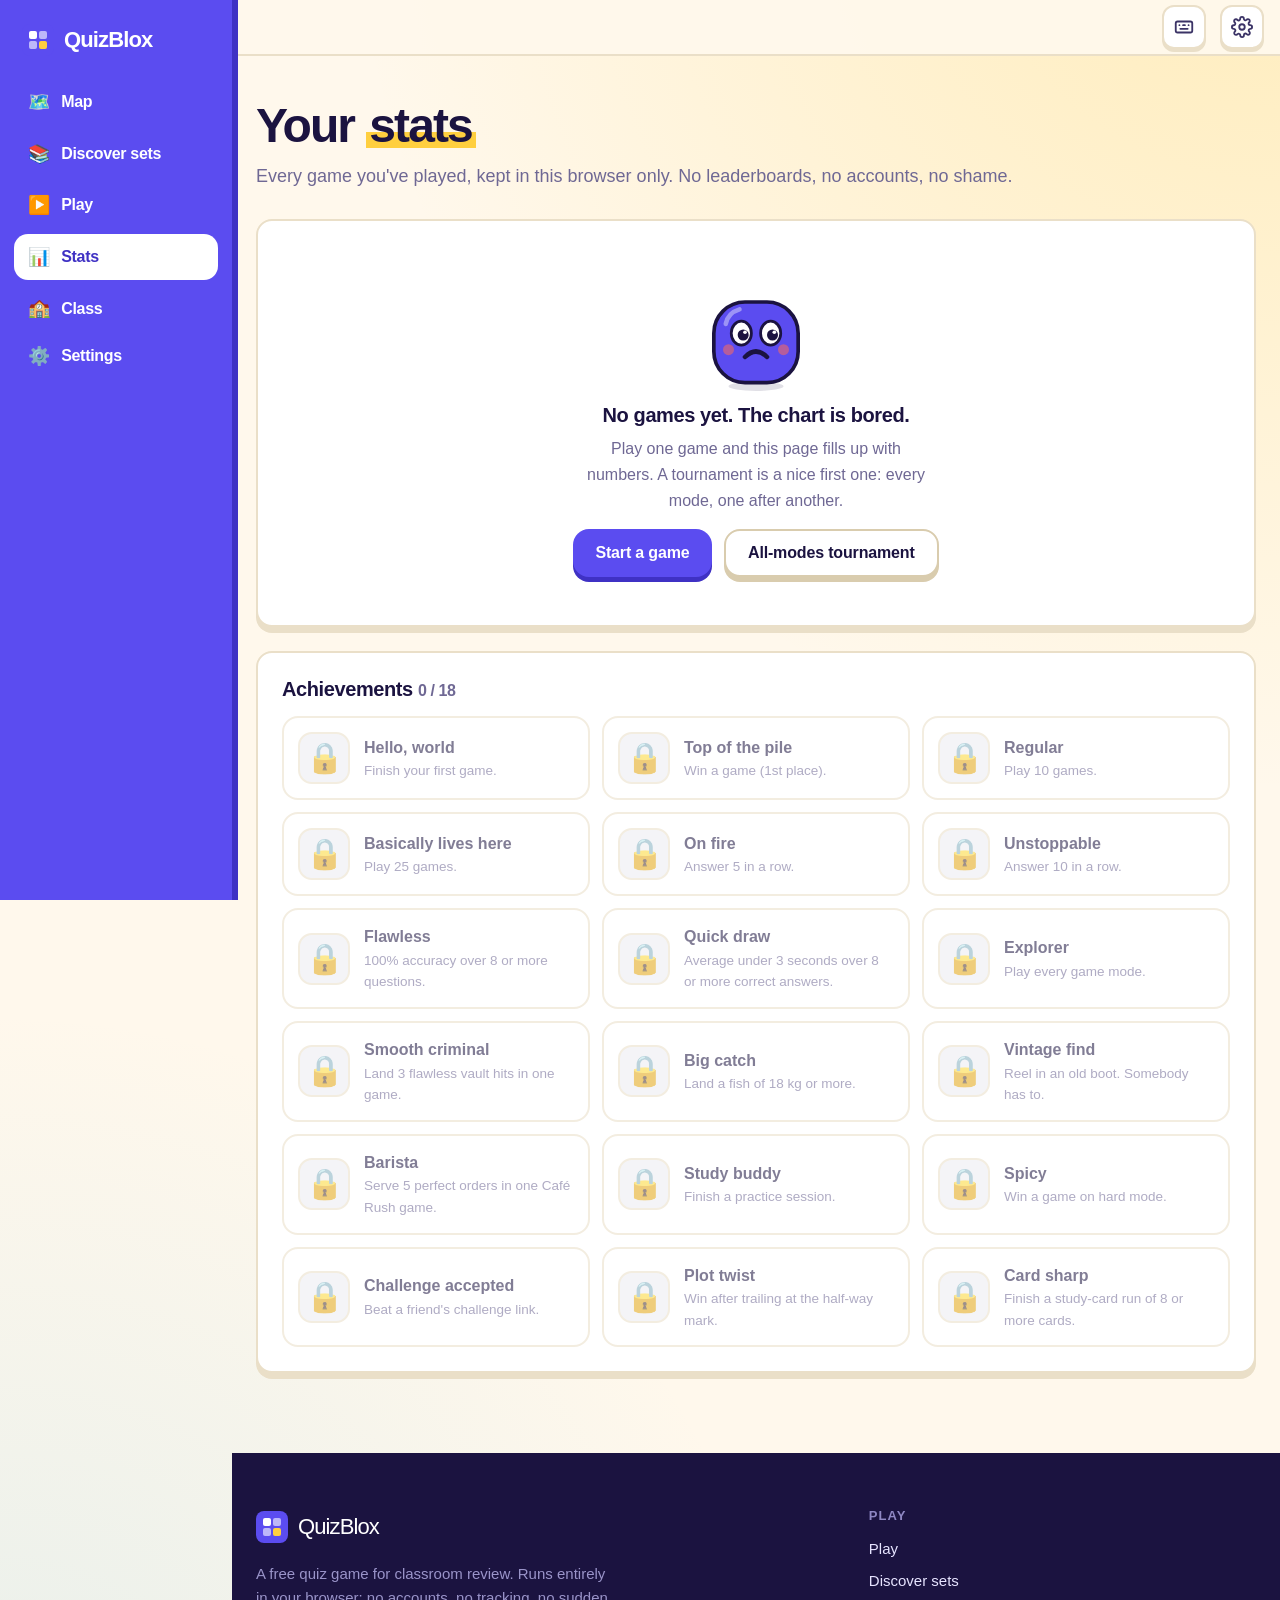
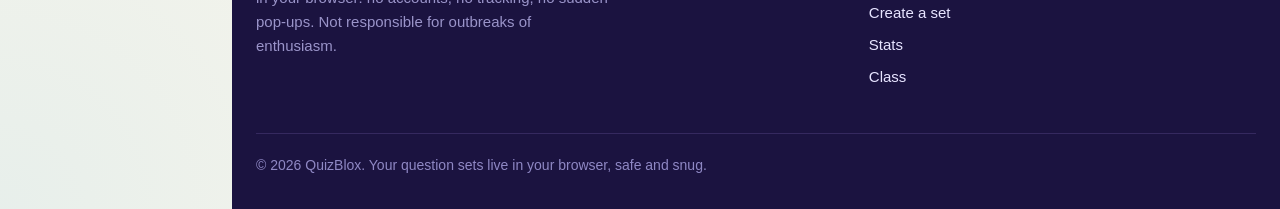
<file: stats.html>
<!DOCTYPE html>
<html lang="en">
<head>
<meta charset="utf-8">
<meta name="viewport" content="width=device-width,initial-scale=1">
<title>Your stats – QuizBlox</title>
<meta name="description" content="Your game history, personal bests and achievements. Stored only in your browser.">
<meta name="theme-color" content="#fff8ec">
<meta property="og:type" content="website">
<meta property="og:site_name" content="QuizBlox">
<meta property="og:title" content="Your stats – QuizBlox">
<meta property="og:description" content="Your game history, personal bests and achievements. Stored only in your browser.">
<meta property="og:url" content="https://h42506916-web.github.io/quizblox/stats.html">
<meta property="og:image" content="https://h42506916-web.github.io/quizblox/og-image.png">
<meta property="og:image:width" content="1200">
<meta property="og:image:height" content="630">
<meta property="og:image:alt" content="QuizBlox — classroom quiz games for review">
<meta name="twitter:card" content="summary_large_image">
<meta name="twitter:title" content="Your stats – QuizBlox">
<meta name="twitter:description" content="Your game history, personal bests and achievements. Stored only in your browser.">
<meta name="twitter:image" content="https://h42506916-web.github.io/quizblox/og-image.png">
<link rel="canonical" href="https://h42506916-web.github.io/quizblox/stats.html">
<link rel="icon" href="favicon.svg" type="image/svg+xml">
<link rel="manifest" href="manifest.webmanifest">
<link rel="apple-touch-icon" href="icons/apple-touch-icon.png">
<meta name="apple-mobile-web-app-capable" content="yes">
<meta name="apple-mobile-web-app-title" content="QuizBlox">
<link rel="stylesheet" href="css/styles.css">
</head>
<body class="app-shell" data-page="stats">
<a class="skip-link" href="#main">Skip to content</a>
<aside class="app-sidebar" id="sidebar">
  <a class="brand" href="index.html" aria-label="QuizBlox home"><svg viewBox="0 0 32 32" aria-hidden="true"><rect width="32" height="32" rx="8" fill="#5b4cf0"/><rect x="7" y="7" width="8" height="8" rx="2" fill="#fff"/><rect x="17" y="7" width="8" height="8" rx="2" fill="#fff" opacity=".6"/><rect x="7" y="17" width="8" height="8" rx="2" fill="#fff" opacity=".6"/><rect x="17" y="17" width="8" height="8" rx="2" fill="#ffcf3f"/></svg><span>QuizBlox</span></a>
  <nav class="nav" id="nav" aria-label="Main">
    <a href="index.html" data-nav="home"><span class="nav-ico" aria-hidden="true">🗺️</span><span>Map</span></a>
    <a href="sets.html" data-nav="sets"><span class="nav-ico" aria-hidden="true">📚</span><span>Discover sets</span></a>
    <a href="play.html" data-nav="play"><span class="nav-ico" aria-hidden="true">▶️</span><span>Play</span></a>
    <a href="stats.html" data-nav="stats"><span class="nav-ico" aria-hidden="true">📊</span><span>Stats</span></a>
    <a href="teacher.html" data-nav="teacher"><span class="nav-ico" aria-hidden="true">🏫</span><span>Class</span></a>
    <button type="button" class="nav-settings" id="navSettings" aria-label="Settings" title="Settings"><span class="nav-ico" aria-hidden="true">⚙️</span><span>Settings</span></button>
  </nav>
</aside>
<div class="nav-backdrop" id="navBackdrop" hidden></div>
<div class="app-frame">
<header class="app-topbar">
  <a class="brand" href="index.html" aria-label="QuizBlox home"><svg viewBox="0 0 32 32" aria-hidden="true"><rect width="32" height="32" rx="8" fill="#5b4cf0"/><rect x="7" y="7" width="8" height="8" rx="2" fill="#fff"/><rect x="17" y="7" width="8" height="8" rx="2" fill="#fff" opacity=".6"/><rect x="7" y="17" width="8" height="8" rx="2" fill="#fff" opacity=".6"/><rect x="17" y="17" width="8" height="8" rx="2" fill="#ffcf3f"/></svg><span>QuizBlox</span></a>
  <div class="header-tools"><button class="icon-btn" id="settingsBtn" aria-label="Settings" title="Settings"><svg viewBox="0 0 24 24" fill="none" stroke="currentColor" stroke-width="2" stroke-linecap="round" stroke-linejoin="round" aria-hidden="true"><circle cx="12" cy="12" r="3"/><path d="M19.4 15a1.7 1.7 0 00.3 1.8l.1.1a2 2 0 11-2.8 2.8l-.1-.1a1.7 1.7 0 00-1.8-.3 1.7 1.7 0 00-1 1.5V21a2 2 0 11-4 0v-.1a1.7 1.7 0 00-1.1-1.5 1.7 1.7 0 00-1.8.3l-.1.1a2 2 0 11-2.8-2.8l.1-.1a1.7 1.7 0 00.3-1.8 1.7 1.7 0 00-1.5-1H3a2 2 0 110-4h.1a1.7 1.7 0 001.5-1.1 1.7 1.7 0 00-.3-1.8l-.1-.1a2 2 0 112.8-2.8l.1.1a1.7 1.7 0 001.8.3H9a1.7 1.7 0 001-1.5V3a2 2 0 114 0v.1a1.7 1.7 0 001 1.5 1.7 1.7 0 001.8-.3l.1-.1a2 2 0 112.8 2.8l-.1-.1a1.7 1.7 0 00-.3 1.8V9a1.7 1.7 0 001.5 1H21a2 2 0 110 4h-.1a1.7 1.7 0 00-1.5 1z"/></svg></button><button class="nav-toggle" id="navToggle" aria-label="Open menu" aria-expanded="false" aria-controls="nav"><svg width="20" height="20" viewBox="0 0 20 20" fill="none" stroke="currentColor" stroke-width="1.8" stroke-linecap="round" aria-hidden="true"><path d="M3 5h14M3 10h14M3 15h14"/></svg></button>
  </div>
</header>
<main id="main" tabindex="-1">

<div class="container" id="view"><noscript><p style="padding:48px 0"><b>Blox needs JavaScript to count your wins.</b> Please turn it on and refresh.</p></noscript></div></main>
<footer class="site-footer"><div class="container">
  <div class="foot-grid">
    <div><a class="brand" href="index.html"><svg viewBox="0 0 32 32" aria-hidden="true"><rect width="32" height="32" rx="8" fill="#5b4cf0"/><rect x="7" y="7" width="8" height="8" rx="2" fill="#fff"/><rect x="17" y="7" width="8" height="8" rx="2" fill="#fff" opacity=".6"/><rect x="7" y="17" width="8" height="8" rx="2" fill="#fff" opacity=".6"/><rect x="17" y="17" width="8" height="8" rx="2" fill="#ffcf3f"/></svg><span>QuizBlox</span></a>
      <p class="muted" style="margin-top:12px;max-width:360px">A free quiz game for classroom review. Runs entirely in your browser: no accounts, no tracking, no sudden pop-ups. Not responsible for outbreaks of enthusiasm.</p></div>
    <div><h4>Play</h4><ul><li><a href="play.html">Play</a></li><li><a href="sets.html">Discover sets</a></li><li><a href="sets.html#new">Create a set</a></li><li><a href="stats.html">Stats</a></li><li><a href="teacher.html">Class</a></li></ul></div>
  </div>
  <div class="foot-bottom"><button type="button" class="btn btn-secondary btn-sm" id="installBtn" hidden>Install QuizBlox as an app</button>&copy; <span id="year">2026</span> QuizBlox. Your question sets live in your browser, safe and snug.</div>
</div></footer>
</div>
<nav class="app-tabbar" aria-label="Primary">
  <a href="index.html" data-nav="home"><span class="nav-ico" aria-hidden="true">🗺️</span><span>Map</span></a>
  <a href="sets.html" data-nav="sets"><span class="nav-ico" aria-hidden="true">📚</span><span>Discover</span></a>
  <a href="play.html" data-nav="play"><span class="nav-ico" aria-hidden="true">▶️</span><span>Play</span></a>
  <a href="stats.html" data-nav="stats"><span class="nav-ico" aria-hidden="true">📊</span><span>Stats</span></a>
  <a href="teacher.html" data-nav="teacher"><span class="nav-ico" aria-hidden="true">🏫</span><span>Class</span></a>
</nav>

<script src="js/samples.js"></script>
<script src="js/qtypes.js"></script>
<script src="js/common.js"></script>
<script src="js/stats.js"></script>
</body></html>
</file>
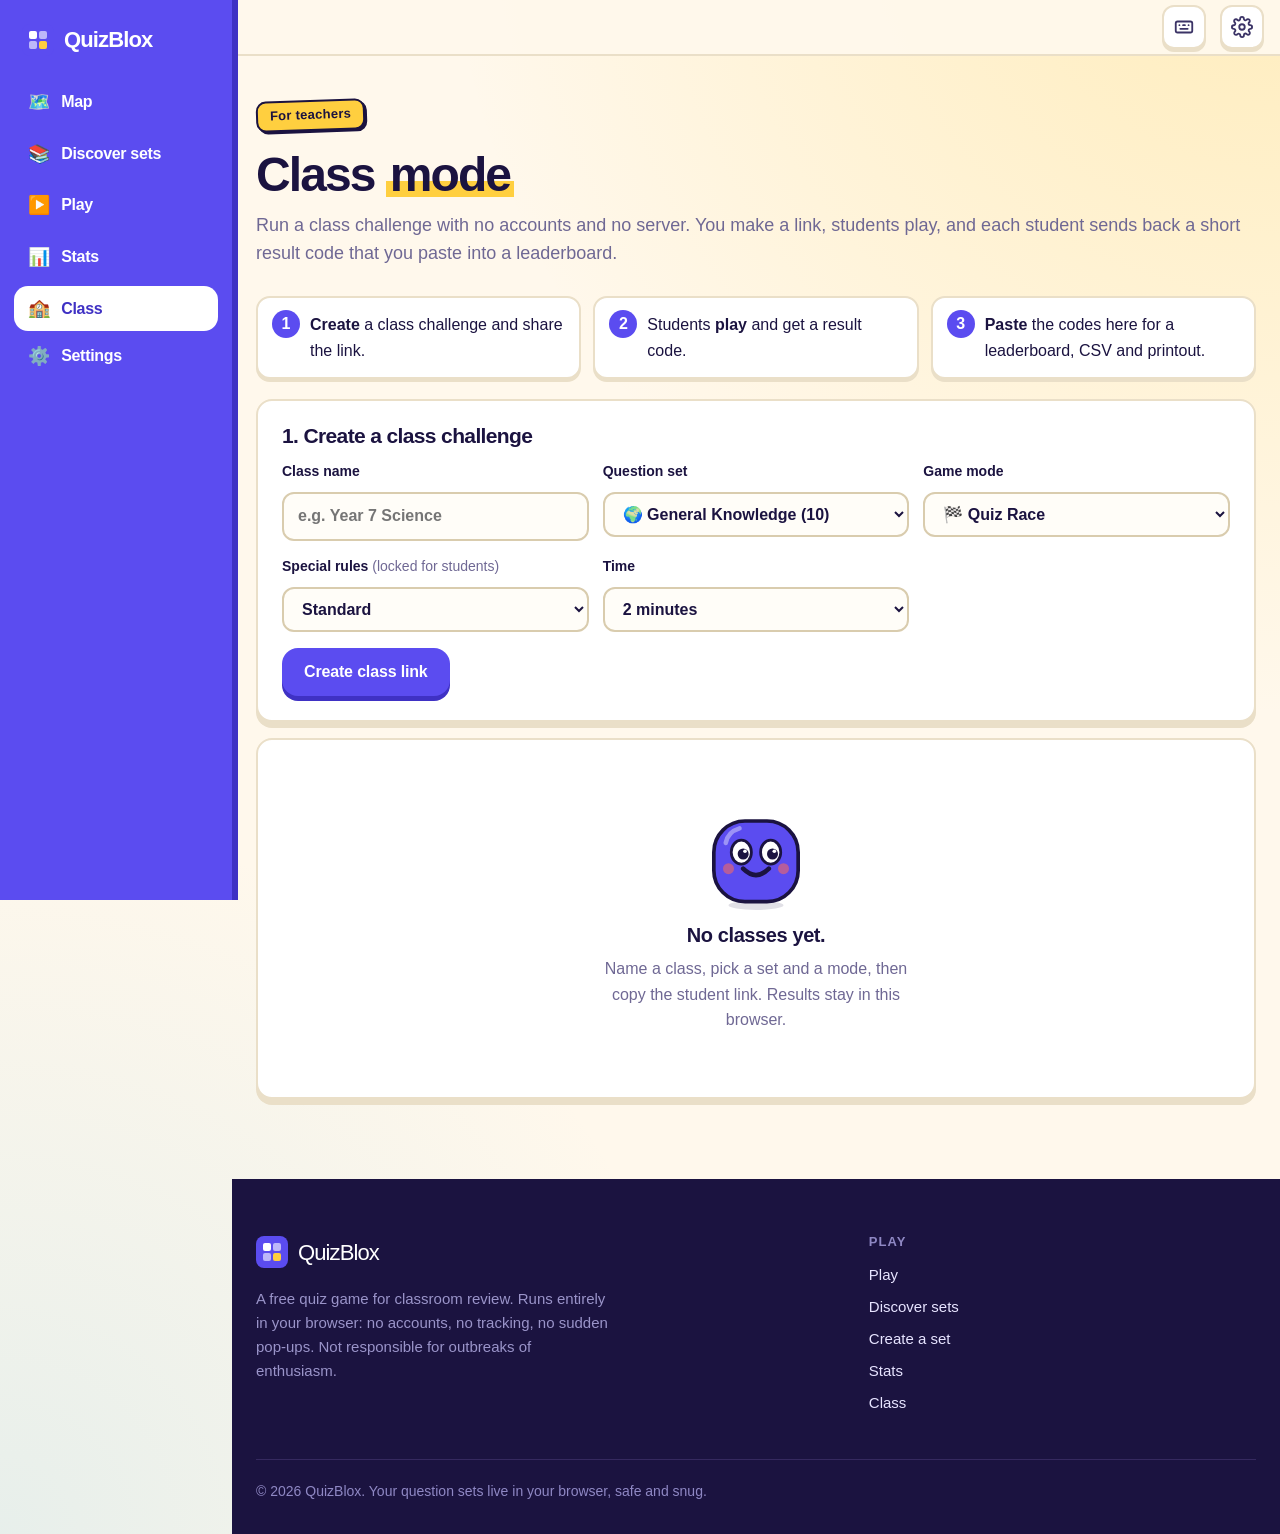
<file: teacher.html>
<!DOCTYPE html>
<html lang="en">
<head>
<meta charset="utf-8">
<meta name="viewport" content="width=device-width,initial-scale=1">
<title>Class mode – QuizBlox</title>
<meta name="description" content="Run a class challenge with no accounts: share a link, students send back a short result code, and you get a leaderboard, CSV and printout.">
<meta name="theme-color" content="#fff8ec">
<meta property="og:type" content="website">
<meta property="og:site_name" content="QuizBlox">
<meta property="og:title" content="Class mode – QuizBlox">
<meta property="og:description" content="Run a class challenge with no accounts: share a link, students send back a short result code, and you get a leaderboard, CSV and printout.">
<meta property="og:url" content="https://h42506916-web.github.io/quizblox/teacher.html">
<meta property="og:image" content="https://h42506916-web.github.io/quizblox/og-image.png">
<meta property="og:image:width" content="1200">
<meta property="og:image:height" content="630">
<meta property="og:image:alt" content="QuizBlox — classroom quiz games for review">
<meta name="twitter:card" content="summary_large_image">
<meta name="twitter:title" content="Class mode – QuizBlox">
<meta name="twitter:description" content="Run a class challenge with no accounts: share a link, students send back a short result code, and you get a leaderboard, CSV and printout.">
<meta name="twitter:image" content="https://h42506916-web.github.io/quizblox/og-image.png">
<link rel="canonical" href="https://h42506916-web.github.io/quizblox/teacher.html">
<link rel="icon" href="favicon.svg" type="image/svg+xml">
<link rel="manifest" href="manifest.webmanifest">
<link rel="apple-touch-icon" href="icons/apple-touch-icon.png">
<meta name="apple-mobile-web-app-capable" content="yes">
<meta name="apple-mobile-web-app-title" content="QuizBlox">
<link rel="stylesheet" href="css/styles.css">
</head>
<body class="app-shell" data-page="teacher">
<a class="skip-link" href="#main">Skip to content</a>
<aside class="app-sidebar" id="sidebar">
  <a class="brand" href="index.html" aria-label="QuizBlox home"><svg viewBox="0 0 32 32" aria-hidden="true"><rect width="32" height="32" rx="8" fill="#5b4cf0"/><rect x="7" y="7" width="8" height="8" rx="2" fill="#fff"/><rect x="17" y="7" width="8" height="8" rx="2" fill="#fff" opacity=".6"/><rect x="7" y="17" width="8" height="8" rx="2" fill="#fff" opacity=".6"/><rect x="17" y="17" width="8" height="8" rx="2" fill="#ffcf3f"/></svg><span>QuizBlox</span></a>
  <nav class="nav" id="nav" aria-label="Main">
    <a href="index.html" data-nav="home"><span class="nav-ico" aria-hidden="true">🗺️</span><span>Map</span></a>
    <a href="sets.html" data-nav="sets"><span class="nav-ico" aria-hidden="true">📚</span><span>Discover sets</span></a>
    <a href="play.html" data-nav="play"><span class="nav-ico" aria-hidden="true">▶️</span><span>Play</span></a>
    <a href="stats.html" data-nav="stats"><span class="nav-ico" aria-hidden="true">📊</span><span>Stats</span></a>
    <a href="teacher.html" data-nav="teacher"><span class="nav-ico" aria-hidden="true">🏫</span><span>Class</span></a>
    <button type="button" class="nav-settings" id="navSettings" aria-label="Settings" title="Settings"><span class="nav-ico" aria-hidden="true">⚙️</span><span>Settings</span></button>
  </nav>
</aside>
<div class="nav-backdrop" id="navBackdrop" hidden></div>
<div class="app-frame">
<header class="app-topbar">
  <a class="brand" href="index.html" aria-label="QuizBlox home"><svg viewBox="0 0 32 32" aria-hidden="true"><rect width="32" height="32" rx="8" fill="#5b4cf0"/><rect x="7" y="7" width="8" height="8" rx="2" fill="#fff"/><rect x="17" y="7" width="8" height="8" rx="2" fill="#fff" opacity=".6"/><rect x="7" y="17" width="8" height="8" rx="2" fill="#fff" opacity=".6"/><rect x="17" y="17" width="8" height="8" rx="2" fill="#ffcf3f"/></svg><span>QuizBlox</span></a>
  <div class="header-tools"><button class="icon-btn" id="settingsBtn" aria-label="Settings" title="Settings"><svg viewBox="0 0 24 24" fill="none" stroke="currentColor" stroke-width="2" stroke-linecap="round" stroke-linejoin="round" aria-hidden="true"><circle cx="12" cy="12" r="3"/><path d="M19.4 15a1.7 1.7 0 00.3 1.8l.1.1a2 2 0 11-2.8 2.8l-.1-.1a1.7 1.7 0 00-1.8-.3 1.7 1.7 0 00-1 1.5V21a2 2 0 11-4 0v-.1a1.7 1.7 0 00-1.1-1.5 1.7 1.7 0 00-1.8.3l-.1.1a2 2 0 11-2.8-2.8l.1-.1a1.7 1.7 0 00.3-1.8 1.7 1.7 0 00-1.5-1H3a2 2 0 110-4h.1a1.7 1.7 0 001.5-1.1 1.7 1.7 0 00-.3-1.8l-.1-.1a2 2 0 112.8-2.8l.1.1a1.7 1.7 0 001.8.3H9a1.7 1.7 0 001-1.5V3a2 2 0 114 0v.1a1.7 1.7 0 001 1.5 1.7 1.7 0 001.8-.3l.1-.1a2 2 0 112.8 2.8l-.1-.1a1.7 1.7 0 00-.3 1.8V9a1.7 1.7 0 001.5 1H21a2 2 0 110 4h-.1a1.7 1.7 0 00-1.5 1z"/></svg></button><button class="nav-toggle" id="navToggle" aria-label="Open menu" aria-expanded="false" aria-controls="nav"><svg width="20" height="20" viewBox="0 0 20 20" fill="none" stroke="currentColor" stroke-width="1.8" stroke-linecap="round" aria-hidden="true"><path d="M3 5h14M3 10h14M3 15h14"/></svg></button>
  </div>
</header>
<main id="main" tabindex="-1">

<div class="container" id="view"><noscript><p style="padding:48px 0"><b>Blox needs JavaScript to run a class.</b> Please turn it on and refresh.</p></noscript></div></main>
<footer class="site-footer"><div class="container">
  <div class="foot-grid">
    <div><a class="brand" href="index.html"><svg viewBox="0 0 32 32" aria-hidden="true"><rect width="32" height="32" rx="8" fill="#5b4cf0"/><rect x="7" y="7" width="8" height="8" rx="2" fill="#fff"/><rect x="17" y="7" width="8" height="8" rx="2" fill="#fff" opacity=".6"/><rect x="7" y="17" width="8" height="8" rx="2" fill="#fff" opacity=".6"/><rect x="17" y="17" width="8" height="8" rx="2" fill="#ffcf3f"/></svg><span>QuizBlox</span></a>
      <p class="muted" style="margin-top:12px;max-width:360px">A free quiz game for classroom review. Runs entirely in your browser: no accounts, no tracking, no sudden pop-ups. Not responsible for outbreaks of enthusiasm.</p></div>
    <div><h4>Play</h4><ul><li><a href="play.html">Play</a></li><li><a href="sets.html">Discover sets</a></li><li><a href="sets.html#new">Create a set</a></li><li><a href="stats.html">Stats</a></li><li><a href="teacher.html">Class</a></li></ul></div>
  </div>
  <div class="foot-bottom"><button type="button" class="btn btn-secondary btn-sm" id="installBtn" hidden>Install QuizBlox as an app</button>&copy; <span id="year">2026</span> QuizBlox. Your question sets live in your browser, safe and snug.</div>
</div></footer>
</div>
<nav class="app-tabbar" aria-label="Primary">
  <a href="index.html" data-nav="home"><span class="nav-ico" aria-hidden="true">🗺️</span><span>Map</span></a>
  <a href="sets.html" data-nav="sets"><span class="nav-ico" aria-hidden="true">📚</span><span>Discover</span></a>
  <a href="play.html" data-nav="play"><span class="nav-ico" aria-hidden="true">▶️</span><span>Play</span></a>
  <a href="stats.html" data-nav="stats"><span class="nav-ico" aria-hidden="true">📊</span><span>Stats</span></a>
  <a href="teacher.html" data-nav="teacher"><span class="nav-ico" aria-hidden="true">🏫</span><span>Class</span></a>
</nav>

<script src="js/samples.js"></script>
<script src="js/qtypes.js"></script>
<script src="js/common.js"></script>
<script src="js/qrcode.js"></script><script src="js/teacher.js"></script>
</body></html>
</file>
<file: css/styles.css>
/* QuizBlox – shared stylesheet (slick + playful) */
:root{
  --bg:#fff8ec;--bg-2:#fff1d6;--surface:#fff;--ink:#1b1340;--ink-2:#3b3366;--muted:#6f6894;--line:#eadfc8;--line-2:#d9ccae;
  --brand:#5b4cf0;--brand-d:#3f31c4;--brand-tint:#eeecff;--brand-line:#c9c3ff;
  --pop:#ffcf3f;--pop-d:#d9a400;--pop-tint:#fff3c4;--coral:#ff6b57;--coral-d:#d9442f;
  --ok:#16a34a;--ok-tint:#dcf7e6;--bad:#e5484d;--bad-tint:#ffe3e3;
  --tA:#3d6df0;--dA:#2848b8;--tB:#10a58a;--dB:#0a7664;--tC:#f29a1f;--dC:#b86d06;--tD:#e5526b;--dD:#a8334a;
  --r:12px;--r-lg:16px;--sh:0 3px 0 var(--line);--sh-lg:0 6px 0 var(--line);
  --font:-apple-system,BlinkMacSystemFont,"Segoe UI",Inter,Roboto,"Helvetica Neue",Arial,sans-serif;
  --head:ui-rounded,"SF Pro Rounded","Nunito","Quicksand","Arial Rounded MT Bold",-apple-system,"Segoe UI",Inter,Roboto,sans-serif;
}
*{box-sizing:border-box}
html{-webkit-text-size-adjust:100%}
body{margin:0;font-family:var(--font);font-size:16px;line-height:1.6;color:var(--ink);background:var(--bg);-webkit-font-smoothing:antialiased;overflow-x:hidden}
img,svg{max-width:100%}
a{color:var(--brand);text-decoration:none;font-weight:600}a:hover{text-decoration:underline}
h1,h2,h3,h4{margin:0 0 .5em;line-height:1.08;letter-spacing:-.03em;font-weight:800;font-family:var(--head);color:var(--ink)}
h1{font-size:clamp(38px,6vw,66px);letter-spacing:-.04em}
h2{font-size:clamp(28px,4vw,42px)}h3{font-size:20px;letter-spacing:-.02em;line-height:1.25}
p{margin:0 0 1em}
.container{width:100%;max-width:1120px;margin:0 auto;padding:0 24px}
.narrow{max-width:780px}
.muted{color:var(--muted)}
.sr-only{position:absolute;width:1px;height:1px;overflow:hidden;clip:rect(0 0 0 0);white-space:nowrap}
:focus-visible{outline:3px solid var(--brand);outline-offset:2px;border-radius:6px}
.hl{background:linear-gradient(transparent 62%,var(--pop) 62% 92%,transparent 92%);padding:0 .08em}
.hl-brand{color:var(--brand)}

/* header */
.site-header{position:sticky;top:0;z-index:40;background:rgba(255,248,236,.94);backdrop-filter:blur(8px);border-bottom:2px solid var(--line)}
.header-in{display:flex;align-items:center;justify-content:space-between;height:68px;gap:16px}
.brand{display:inline-flex;align-items:center;gap:10px;font-family:var(--head);font-weight:800;font-size:22px;letter-spacing:-.04em;color:var(--ink)}
.brand:hover{text-decoration:none}
.brand svg{width:32px;height:32px;flex:none;transition:transform .2s}
.brand:hover svg{transform:rotate(-8deg) scale(1.08)}
.nav{display:flex;align-items:center;gap:8px}
.nav a:not(.btn){color:var(--ink-2);font-size:15px;font-weight:700;padding:8px 16px;border-radius:99px}
.nav a:not(.btn):hover{background:var(--bg-2);text-decoration:none;color:var(--ink)}
.nav a[aria-current=page]:not(.btn){color:var(--brand-d);background:var(--brand-tint)}
.nav .nav-cta{margin-left:8px}
.nav-toggle{display:none;background:#fff;border:2px solid var(--line);border-radius:var(--r);width:44px;height:44px;align-items:center;justify-content:center;cursor:pointer;color:var(--ink);box-shadow:var(--sh)}
@media(max-width:760px){
  .nav-toggle{display:inline-flex}
  .nav{display:none;position:absolute;top:68px;left:0;right:0;background:var(--bg);border-bottom:2px solid var(--line);flex-direction:column;align-items:stretch;padding:12px 16px 16px;gap:2px}
  .nav.open{display:flex}
  .nav a:not(.btn){padding:12px 14px;border-radius:var(--r)}
  .nav .nav-cta{margin:8px 0 0}
}

/* buttons: chunky press */
.btn{--c:var(--brand);--d:var(--brand-d);--t:#fff;display:inline-flex;align-items:center;justify-content:center;gap:8px;height:44px;padding:0 20px;font:inherit;font-family:var(--head);font-size:16px;font-weight:800;letter-spacing:-.01em;border-radius:var(--r);border:0;background:var(--c);color:var(--t);box-shadow:0 4px 0 var(--d);cursor:pointer;transition:transform .08s,box-shadow .08s,filter .12s;text-decoration:none;white-space:nowrap;line-height:1;position:relative}
.btn:hover{text-decoration:none;transform:translateY(-1px);box-shadow:0 5px 0 var(--d);filter:brightness(1.05)}
.btn:active{transform:translateY(4px);box-shadow:0 0 0 var(--d)}
.btn-primary{--c:var(--brand);--d:var(--brand-d)}
.btn-pop{--c:var(--pop);--d:var(--pop-d);--t:var(--ink)}
.btn-secondary{--c:#fff;--d:var(--line-2);--t:var(--ink);border:2px solid var(--line-2);box-shadow:0 4px 0 var(--line-2)}
.btn-ghost{--c:transparent;--d:transparent;--t:var(--ink-2);box-shadow:none}.btn-ghost:hover{background:var(--bg-2);box-shadow:none;transform:none}.btn-ghost:active{transform:none}
.btn-danger{--c:#fff;--d:#f2c2c4;--t:var(--bad);border:2px solid #f2c2c4;box-shadow:0 4px 0 #f2c2c4}
.btn-solid-danger{--c:var(--bad);--d:#a82a2f}
.btn-lg{height:54px;padding:0 28px;font-size:18px;border-radius:14px}
.btn-sm{height:36px;padding:0 14px;font-size:14px;border-radius:10px;box-shadow:0 3px 0 var(--d)}
.btn-sm:hover{box-shadow:0 4px 0 var(--d)}.btn-secondary.btn-sm,.btn-danger.btn-sm{box-shadow:0 3px 0 var(--d)}
.btn:disabled{opacity:.5;cursor:not-allowed;transform:none}
.btn-row{display:flex;gap:14px;flex-wrap:wrap;align-items:center}

/* sections / bits */
.section{padding:96px 0;position:relative}
.section-tint{background:var(--bg-2);border-top:2px solid var(--line);border-bottom:2px solid var(--line)}
.eyebrow{display:inline-block;font-size:13px;font-weight:800;color:var(--ink);background:var(--pop);border:2px solid var(--ink);border-radius:10px;padding:3px 12px;letter-spacing:.02em;margin-bottom:18px;transform:rotate(-2deg);box-shadow:2px 2px 0 var(--ink)}
.section-head{max-width:640px;margin-bottom:52px}
.section-head p{color:var(--muted);font-size:18px}
.sticker{display:inline-block;background:var(--pop);color:var(--ink);border:2px solid var(--ink);border-radius:10px;padding:4px 12px;font-family:var(--head);font-weight:800;font-size:13px;transform:rotate(-4deg);box-shadow:2px 2px 0 var(--ink);white-space:nowrap}
.sticker.violet{background:var(--brand);color:#fff}.sticker.coral{background:var(--coral);color:#fff}

/* hero */
.hero{padding:64px 0 100px;position:relative;overflow:hidden}
.hero-grid{display:grid;grid-template-columns:minmax(0,1fr) minmax(0,1.1fr);gap:56px;align-items:center;position:relative;z-index:1}
.hero p.lead{font-size:20px;color:var(--ink-2);max-width:520px;margin:22px 0 32px}
.hero-meta{display:flex;gap:10px 22px;flex-wrap:wrap;margin-top:30px;color:var(--ink-2);font-size:15px;font-weight:600}
.hero-meta span{display:inline-flex;align-items:center;gap:6px}
.hero-meta svg{width:18px;height:18px;color:var(--ok)}
.hero-art{position:relative;padding:28px 0 44px 36px}
.blob{position:absolute;z-index:0;pointer-events:none}
.blob.b1{width:340px;height:320px;background:var(--pop);border-radius:62% 38% 55% 45%/48% 58% 42% 52%;right:-70px;top:-30px}
.blob.b2{width:220px;height:210px;background:var(--brand-tint);border-radius:44% 56% 38% 62%/55% 45% 55% 45%;left:-20px;bottom:-10px}
.hero-art .mock{position:relative;z-index:1;transform:rotate(1.2deg)}
.hero-art .mascot-wrap{position:absolute;left:-18px;bottom:-6px;z-index:2;width:116px}
.hero-art .sticker{position:absolute;z-index:3;right:6px;top:2px;transform:rotate(5deg)}
.hero-art .sticker.s2{right:auto;left:70px;top:auto;bottom:-6px;transform:rotate(-4deg)}
@media(max-width:900px){.hero{padding:36px 0 64px}.hero-grid{grid-template-columns:1fr;gap:32px}.section{padding:64px 0}.hero-art{padding:20px 0 36px 10px}.blob.b1{right:-90px}}

/* mascot */
.mascot{display:block;width:100%;height:auto;overflow:visible;animation:bob 3s ease-in-out infinite}
.mascot .eye{transform-box:fill-box;transform-origin:center;animation:blink 4.5s infinite}
.mascot.sad{animation:none}
@keyframes bob{0%,100%{transform:translateY(0) rotate(-1.5deg)}50%{transform:translateY(-6px) rotate(1.5deg)}}
@keyframes blink{0%,94%,100%{transform:scaleY(1)}97%{transform:scaleY(.1)}}

/* mock window */
.mock{background:#fff;border:2px solid var(--ink);border-radius:var(--r-lg);box-shadow:6px 6px 0 var(--ink);overflow:hidden}
.mock-bar{display:flex;align-items:center;gap:6px;padding:10px 14px;border-bottom:2px solid var(--ink);background:var(--pop-tint)}
.mock-bar i{width:10px;height:10px;border-radius:50%;background:var(--ink);opacity:.25}
.mock-bar span{margin-left:10px;font-size:12px;font-weight:700;color:var(--ink);background:#fff;border:2px solid var(--ink);border-radius:99px;padding:0 12px}
.mock-body{display:grid;grid-template-columns:minmax(0,1fr) 190px;gap:12px;padding:12px;background:var(--bg)}
.mock .q-card{padding:14px;box-shadow:none}
.mock .answers{gap:8px}.mock .answer{padding:8px 10px;font-size:13px;min-height:0;gap:8px;box-shadow:0 3px 0 var(--d)}.mock .answer .badge{width:22px;height:22px;font-size:12px}.mock .answer .t{word-break:normal}
.mock .answer.right{box-shadow:0 3px 0 var(--d),0 0 0 3px #fff,0 0 0 6px var(--ok)}
.mock .answer.right:after{display:none}
.mock .lb-panel{padding:12px;box-shadow:none}.mock .lb-row{padding:5px 2px;font-size:13px;grid-template-columns:16px 28px minmax(0,1fr) auto;gap:8px}.mock .avatar{--s:28px!important}
.mock .feedback{animation:none}
@media(max-width:560px){.mock-body{grid-template-columns:1fr}.mock .lb-panel{display:none}.hero-art .mascot-wrap{width:84px}}

/* cards / features */
.grid-3{display:grid;grid-template-columns:repeat(3,minmax(0,1fr));gap:24px}
.grid-2{display:grid;grid-template-columns:repeat(2,minmax(0,1fr));gap:24px}
@media(max-width:900px){.grid-3,.grid-2{grid-template-columns:1fr}}
.card{background:#fff;border:2px solid var(--line);border-radius:var(--r-lg);padding:28px;box-shadow:var(--sh-lg);transition:transform .18s,box-shadow .18s}
.card:hover{transform:translateY(-4px) rotate(-.5deg);box-shadow:0 10px 0 var(--line)}
.card h3{margin-top:18px}
.card p{color:var(--muted);margin:0}
.icon-box{width:52px;height:52px;border-radius:14px;display:grid;place-items:center;font-size:26px;border:2px solid var(--ink);box-shadow:2px 2px 0 var(--ink);transform:rotate(-4deg);transition:transform .2s}
.card:hover .icon-box{transform:rotate(6deg) scale(1.08)}
.icon-box.v{background:var(--brand-tint)}.icon-box.y{background:var(--pop)}.icon-box.c{background:#ffd9d2}
.steps{display:grid;grid-template-columns:repeat(3,minmax(0,1fr));gap:32px;counter-reset:s}
.step{position:relative}
.step:before{counter-increment:s;content:counter(s);display:grid;place-items:center;width:48px;height:48px;border-radius:50%;background:var(--brand);color:#fff;font-family:var(--head);font-size:24px;font-weight:800;box-shadow:0 4px 0 var(--brand-d);margin-bottom:16px;transform:rotate(-6deg)}
.step:nth-child(2):before{background:var(--pop);color:var(--ink);box-shadow:0 4px 0 var(--pop-d)}.step:nth-child(3):before{background:var(--coral);box-shadow:0 4px 0 var(--coral-d)}
.step p{color:var(--muted)}
@media(max-width:900px){.steps{grid-template-columns:1fr;gap:28px}}
.mode-card{display:flex;flex-direction:column;padding:0;overflow:hidden}
.mode-card .mode-top{padding:24px 28px;border-bottom:2px solid var(--line);display:flex;align-items:center;gap:14px}
.mode-card.gold .mode-top{background:var(--pop-tint)}.mode-card.race .mode-top{background:var(--brand-tint)}
.mode-card .mode-top h3{margin:0}
.mode-card .mode-emoji{font-size:34px;line-height:1}
.mode-card .mode-body{padding:24px 28px 28px;display:flex;flex-direction:column;flex:1}
.mode-card ul{margin:0 0 24px;padding:0;list-style:none;color:var(--ink-2);font-size:16px}
.mode-card li{padding:6px 0 6px 28px;position:relative}
.mode-card li:before{content:"★";position:absolute;left:2px;top:6px;color:var(--pop-d)}
.mode-card.race li:before{color:var(--brand)}
.mode-card .btn{margin-top:auto;align-self:flex-start}
.cta{background:var(--brand);color:#fff;border-radius:24px;padding:64px 32px;text-align:center;position:relative;overflow:hidden;border:2px solid var(--ink);box-shadow:8px 8px 0 var(--ink)}
.cta h2{color:#fff;position:relative}.cta p{color:#dcd8ff;font-size:19px;margin-bottom:28px;position:relative}
.cta .btn{position:relative}
.cta .cta-blob{position:absolute;width:260px;height:240px;background:var(--pop);border-radius:55% 45% 40% 60%/50% 60% 40% 50%;right:-60px;top:-70px;opacity:.95}
.cta .cta-blob.two{background:#7d70ff;left:-70px;right:auto;top:auto;bottom:-90px;width:240px}
.cta .mascot-wrap{position:absolute;right:56px;bottom:-4px;width:110px}
@media(max-width:700px){.cta .mascot-wrap{display:none}.cta{padding:48px 24px}}

/* footer */
.site-footer{background:var(--ink);color:#c9c4e6;padding:56px 0 32px;font-size:15px}
.foot-grid{display:grid;grid-template-columns:1.6fr 1fr 1fr;gap:32px}
.site-footer h4{font-size:13px;text-transform:uppercase;letter-spacing:.08em;color:#8f88c4;margin-bottom:14px;font-family:var(--font);font-weight:800}
.site-footer ul{list-style:none;margin:0;padding:0}.site-footer li{margin-bottom:8px}
.site-footer a{color:#e7e4ff;font-weight:500}.site-footer .brand{color:#fff}.site-footer .muted{color:#9a94c9}
.foot-bottom{margin-top:36px;padding-top:20px;border-top:1px solid #35295f;color:#8f88c4;font-size:14px}
@media(max-width:700px){.foot-grid{grid-template-columns:1fr 1fr}.foot-grid>:first-child{grid-column:1/-1}}

/* page header */
.page-head{padding:44px 0 28px}
.page-head h1{font-size:clamp(32px,5vw,48px);margin-bottom:10px}
.page-head p{color:var(--muted);margin:0;font-size:18px}
main{min-height:60vh}
.page-body{padding-bottom:80px}

/* panels / forms */
.panel{background:#fff;border:2px solid var(--line);border-radius:var(--r-lg);padding:24px;box-shadow:var(--sh-lg)}
.panel + .panel{margin-top:16px}
.label{display:block;font-size:14px;font-weight:800;color:var(--ink);margin-bottom:10px;font-family:var(--head)}
.group{margin-bottom:30px}.group:last-child{margin-bottom:0}
.input,.textarea{width:100%;font:inherit;font-size:16px;font-weight:600;color:var(--ink);background:#fffdf8;border:2px solid var(--line-2);border-radius:var(--r);padding:11px 14px;line-height:1.4}
.input:focus,.textarea:focus{outline:none;border-color:var(--brand);box-shadow:0 0 0 4px rgba(91,76,240,.15)}
.textarea{resize:vertical}
.seg{display:inline-flex;flex-wrap:wrap;gap:8px}
.seg button{font:inherit;font-family:var(--head);font-size:15px;font-weight:800;background:#fff;border:2px solid var(--line-2);color:var(--ink-2);padding:8px 16px;border-radius:99px;cursor:pointer;box-shadow:0 3px 0 var(--line-2);transition:transform .08s,box-shadow .08s}
.seg button:hover{transform:translateY(-1px);border-color:var(--brand-line)}
.seg button:active{transform:translateY(3px);box-shadow:none}
.seg button.on{background:var(--brand);border-color:var(--brand);color:#fff;box-shadow:0 3px 0 var(--brand-d)}
.seg.emoji button{padding:4px 10px;font-size:22px;line-height:1.4}
.choice-grid{display:grid;grid-template-columns:repeat(auto-fill,minmax(220px,1fr));gap:12px}
.choice{text-align:left;font:inherit;background:#fff;border:2px solid var(--line-2);border-radius:14px;padding:14px 18px;cursor:pointer;color:var(--ink);box-shadow:0 4px 0 var(--line-2);display:flex;flex-direction:column;gap:2px;transition:transform .1s,border-color .12s,box-shadow .1s}
.choice:hover{transform:translateY(-2px);border-color:var(--brand-line)}
.choice:active{transform:translateY(3px);box-shadow:0 1px 0 var(--line-2)}
.choice.on{border-color:var(--brand);background:var(--brand-tint);box-shadow:0 4px 0 var(--brand)}
.choice b{font-family:var(--head);font-size:17px;font-weight:800;letter-spacing:-.01em}.choice span{font-size:14px;color:var(--muted)}
.choice.mode{padding:18px 20px}.choice.mode span{line-height:1.5;margin-top:4px}
.choice.mode b{display:flex;align-items:center;gap:10px}
.setup-grid{display:grid;grid-template-columns:minmax(0,1fr) 330px;gap:24px;align-items:start}
@media(max-width:900px){.setup-grid{grid-template-columns:1fr}}
.summary{position:sticky;top:92px}
.summary dt{font-size:13px;color:var(--muted);font-weight:600}.summary dd{margin:0 0 14px;font-weight:800;font-family:var(--head);font-size:17px}
.kbd{display:inline-block;min-width:22px;padding:1px 6px;border:2px solid var(--line-2);border-bottom-width:3px;border-radius:6px;font-size:12px;font-weight:800;color:var(--ink-2);text-align:center;background:#fff;line-height:1.4}

/* avatar: emoji in coloured circle */
.avatar{--s:36px;--bg:var(--brand-tint);width:var(--s);height:var(--s);border-radius:50%;background:var(--bg);border:2px solid var(--ink);display:inline-grid;place-items:center;font-size:calc(var(--s)*.52);line-height:1;flex:none}
.avatar.me{box-shadow:0 0 0 3px var(--pop)}

/* game */
.hud{display:flex;gap:12px;align-items:center;flex-wrap:wrap;margin:24px 0 18px}
.stat-pill{display:inline-flex;align-items:baseline;gap:8px;background:#fff;border:2px solid var(--line-2);border-radius:99px;padding:7px 16px;box-shadow:0 3px 0 var(--line-2);font-size:14px;color:var(--muted);font-weight:600}
.stat-pill b{font-size:19px;color:var(--ink);font-variant-numeric:tabular-nums;font-weight:800;font-family:var(--head)}
.stat-pill.low{border-color:var(--bad);box-shadow:0 3px 0 var(--bad)}.stat-pill.low b{color:var(--bad);animation:pulse .6s infinite}
.stat-pill.score{background:var(--pop);border-color:var(--ink);box-shadow:0 3px 0 var(--ink);color:var(--ink)}
.stat-pill.score b{font-size:22px}
@keyframes pulse{50%{transform:scale(1.15)}}
.game-grid{display:grid;grid-template-columns:minmax(0,1fr) 310px;gap:24px;align-items:start}
@media(max-width:900px){.game-grid{grid-template-columns:1fr}.lb-panel{order:2}}
.q-card{background:#fff;border:2px solid var(--line-2);border-radius:20px;padding:26px;box-shadow:0 6px 0 var(--line-2);position:relative}
.tbar{height:12px;background:var(--bg-2);border:2px solid var(--line);border-radius:99px;overflow:hidden}
.tbar i{display:block;height:100%;width:100%;background:var(--brand);border-radius:99px}
.tbar i.low{background:var(--coral)}
.q-meta{display:flex;justify-content:space-between;margin:16px 0 4px;font-size:13px;color:var(--muted);font-weight:800;text-transform:uppercase;letter-spacing:.06em}
.q-title{font-size:clamp(22px,3vw,32px);font-weight:800;letter-spacing:-.03em;line-height:1.2;margin:8px 0 26px}
.answers{display:grid;grid-template-columns:1fr 1fr;gap:14px}
.answers.chests{grid-template-columns:repeat(3,1fr)}
@media(max-width:560px){.answers{grid-template-columns:1fr}.answers.chests{grid-template-columns:1fr 1fr 1fr;gap:8px}}
.answer{--c:var(--tA);--d:var(--dA);display:flex;align-items:center;gap:14px;text-align:left;font:inherit;font-size:18px;font-weight:700;color:#fff;background:var(--c);border:0;border-radius:14px;padding:16px 18px;min-height:76px;cursor:pointer;box-shadow:0 6px 0 var(--d);transition:transform .08s,box-shadow .08s,opacity .15s,filter .15s;position:relative;text-shadow:0 1px 0 rgba(0,0,0,.15)}
.answer.t1{--c:var(--tB);--d:var(--dB)}.answer.t2{--c:var(--tC);--d:var(--dC)}.answer.t3{--c:var(--tD);--d:var(--dD)}
.answer:hover:not(:disabled){transform:translateY(-2px);box-shadow:0 8px 0 var(--d)}
.answer:active:not(:disabled){transform:translateY(5px);box-shadow:0 1px 0 var(--d)}
.answer .badge{flex:none;width:34px;height:34px;border-radius:10px;background:rgba(255,255,255,.24);display:grid;place-items:center;font-family:var(--head);font-size:17px;font-weight:800}
.answer .t{flex:1;word-break:break-word}
.answer .key{flex:none;font-size:12px;color:rgba(255,255,255,.85);border:2px solid rgba(255,255,255,.4);border-radius:6px;padding:0 6px;font-weight:800}
@media(hover:none){.answer .key{display:none}}
.answer:disabled{cursor:default}
.answer.dim{opacity:.35;filter:saturate(.6)}
.answer.right{box-shadow:0 6px 0 var(--d),0 0 0 4px var(--bg),0 0 0 8px var(--ok);animation:hop .35s;z-index:1}
.answer.right:after,.answer.wrong:after{position:absolute;right:14px;top:-12px;width:30px;height:30px;border-radius:50%;display:grid;place-items:center;font-size:17px;font-weight:800;border:2px solid var(--ink);color:#fff}
.answer.right:after{content:"✓";background:var(--ok)}
.answer.wrong{filter:saturate(.5) brightness(.9);animation:nudge .3s;box-shadow:0 6px 0 var(--d),0 0 0 4px var(--bg),0 0 0 8px var(--bad)}
.answer.wrong:after{content:"✗";background:var(--bad)}
@keyframes nudge{25%{transform:translateX(-6px)}75%{transform:translateX(6px)}}
@keyframes hop{40%{transform:translateY(-8px) scale(1.02)}}
.feedback{display:none;align-items:center;gap:14px;margin-top:22px;padding:14px 18px;border-radius:14px;font-size:17px;font-weight:800;font-family:var(--head);border:2px solid}
.feedback.show{display:flex;animation:pop .22s cubic-bezier(.3,1.6,.5,1)}
.feedback small{font-family:var(--font);font-weight:600;opacity:.9;font-size:14.5px;display:block}
.feedback .fb-emoji{font-size:28px;line-height:1}
.feedback.ok{background:var(--ok-tint);color:#0b5d2a;border-color:var(--ok)}
.feedback.no{background:var(--bad-tint);color:#8f1d22;border-color:var(--bad)}
@keyframes pop{from{transform:scale(.9);opacity:0}}
.chest{font:inherit;background:#fff;border:2px solid var(--line-2);border-radius:16px;padding:14px 8px 12px;cursor:pointer;display:flex;flex-direction:column;align-items:center;gap:6px;min-height:196px;color:var(--ink);box-shadow:0 5px 0 var(--line-2);transition:transform .1s,border-color .12s}
.chest:hover:not(:disabled){transform:translateY(-4px) rotate(-1.5deg);border-color:var(--brand)}
.chest:hover:not(:disabled) svg{animation:wiggle .5s}
@keyframes wiggle{25%{transform:rotate(-5deg)}75%{transform:rotate(5deg)}}
.chest svg{width:100%;max-width:100px;overflow:visible}
.chest .lid{transition:transform .25s cubic-bezier(.3,1.6,.5,1)}
.chest.open .lid{transform:translateY(-16px) rotate(-8deg)}
.chest .res{font-size:15px;font-weight:800;text-align:center;min-height:3.2em;line-height:1.3;color:var(--ink-2);font-family:var(--head)}
.chest.picked{border-color:var(--ink);background:var(--pop-tint);box-shadow:0 5px 0 var(--ink)}
.chest.good .res{color:#0b6b32}.chest.bad .res{color:var(--bad)}
.chest.faded{opacity:.6}.chest:disabled{cursor:default}
.chest .key{font-size:12px;color:var(--muted);border:2px solid var(--line-2);border-radius:6px;padding:0 6px;background:#fff;font-weight:800}
.lb-panel{padding:18px}
.lb-panel h3{font-size:13px;text-transform:uppercase;letter-spacing:.08em;color:var(--muted);margin:0 0 12px;font-family:var(--font);font-weight:800}
.lb-row{display:grid;grid-template-columns:22px 36px minmax(0,1fr) auto;gap:10px;align-items:center;padding:8px;border-radius:12px;position:relative;font-size:15px;font-weight:700;transition:background .2s}
.lb-row+.lb-row{margin-top:2px}
.lb-row.me{background:var(--pop-tint);outline:2px solid var(--pop)}
.lb-row .rk{color:var(--muted);font-size:14px;text-align:center;font-variant-numeric:tabular-nums;font-family:var(--head);font-weight:800}
.lb-row:first-child .rk:before{content:"👑";display:block;font-size:13px;line-height:1;margin-bottom:-2px}
.lb-row:first-child .rk{font-size:0}.lb-row:first-child .rk:before{font-size:17px}
.lb-row .n{overflow:hidden;text-overflow:ellipsis;white-space:nowrap}
.lb-row .sc{font-weight:800;font-variant-numeric:tabular-nums;font-family:var(--head);font-size:17px}
.lb-row .bar{position:absolute;left:8px;right:8px;bottom:0;height:3px}
.lb-row .bar i{display:block;height:100%;background:var(--line-2);border-radius:3px;transition:width .35s}
.lb-row.me .bar i{background:var(--brand)}
.float-score{position:fixed;font-family:var(--head);font-weight:800;color:var(--brand-d);font-size:20px;pointer-events:none;animation:floatup .9s ease-out forwards;z-index:60}
@keyframes floatup{to{transform:translateY(-34px);opacity:0}}
.toasts{position:fixed;left:0;right:0;bottom:24px;z-index:200;display:flex;flex-direction:column;align-items:center;gap:8px;pointer-events:none}
.toast{position:relative;background:var(--ink);color:#fff;border-radius:14px;padding:12px 20px;font-size:15px;font-weight:700;z-index:200;animation:toastIn 2.8s forwards;pointer-events:none;box-shadow:0 4px 0 #000;max-width:92vw;text-align:center}
@keyframes toastIn{0%{opacity:0;transform:translateY(10px)}8%,88%{opacity:1;transform:none}100%{opacity:0}}
.overlay{position:fixed;inset:0;background:rgba(27,19,64,.55);display:grid;place-items:center;z-index:100;padding:16px;animation:fade .12s}
.modal{background:#fff;border:2px solid var(--ink);border-radius:20px;padding:26px;max-width:430px;width:100%;box-shadow:6px 6px 0 var(--ink);animation:pop .22s cubic-bezier(.3,1.6,.5,1)}
.modal h2{font-size:24px;margin-bottom:8px}.modal p{color:var(--muted)}
.modal .btn-row{justify-content:flex-end;margin-top:22px}
@keyframes fade{from{opacity:0}}
.confetti{position:fixed;inset:0;pointer-events:none;z-index:150;overflow:hidden}
.confetti i{position:absolute;display:block;width:9px;height:14px;border-radius:2px;animation:confetti 1.5s cubic-bezier(.2,.7,.4,1) forwards}
.confetti i.dot{width:10px;height:10px;border-radius:50%}
@keyframes confetti{0%{transform:translate(0,0) rotate(0);opacity:1}100%{transform:translate(var(--dx),var(--dy)) rotate(var(--r));opacity:0}}

/* end screen */
.end-head{text-align:center;padding:36px 0 8px;display:flex;flex-direction:column;align-items:center}
.end-head .mascot-wrap{width:120px;margin-bottom:8px}
.end-head h1{font-size:clamp(32px,5vw,52px);margin-bottom:8px}
.end-head p{max-width:520px}
.podium{display:grid;grid-template-columns:repeat(3,minmax(0,1fr));gap:14px;align-items:end;max-width:600px;margin:32px auto}
.pod{text-align:center}
.pod .avatar{--s:56px;margin-bottom:8px}
.pod.p1 .avatar{--s:68px}
.pod .nm{font-family:var(--head);font-weight:800;font-size:16px;overflow:hidden;text-overflow:ellipsis;white-space:nowrap}
.pod .sc{color:var(--muted);font-size:14px;font-weight:700;margin-bottom:8px}
.pod .stand{border:2px solid var(--ink);border-bottom:0;border-radius:14px 14px 0 0;display:grid;place-items:start center;padding-top:10px;font-family:var(--head);font-size:30px;font-weight:800;color:var(--ink);animation:grow .5s cubic-bezier(.3,1.4,.5,1) backwards;transform-origin:bottom;background:#fff}
.pod.p1 .stand{height:128px;background:var(--pop)}.pod.p2 .stand{height:92px;background:var(--brand-tint)}.pod.p3 .stand{height:66px;background:#ffd9d2}
.pod.p1 .nm:before{content:"👑 "}
@keyframes grow{from{transform:scaleY(0)}}
.stats{display:grid;grid-template-columns:repeat(4,minmax(0,1fr));gap:12px}
@media(max-width:700px){.stats{grid-template-columns:1fr 1fr}}
.stat{border:2px solid var(--line);border-radius:14px;padding:16px;background:var(--bg);box-shadow:0 3px 0 var(--line)}
.stat b{display:block;font-family:var(--head);font-size:30px;letter-spacing:-.03em;line-height:1.2}.stat span{font-size:13px;color:var(--muted);font-weight:700}
.final-lb .lb-row{padding:10px 8px}.final-lb .lb-row:first-child .rk{font-size:0}

/* editor / library */
.toolbar{display:flex;gap:12px;align-items:center;flex-wrap:wrap;margin-bottom:26px}
.toolbar .sp,.editor-actions .sp{flex:1}
.set-list{display:grid;gap:14px}
.set-row{display:flex;align-items:center;gap:16px;background:#fff;border:2px solid var(--line);border-radius:var(--r-lg);padding:16px 20px;box-shadow:var(--sh);flex-wrap:wrap;transition:transform .15s}
.set-row:hover{transform:translateX(3px)}
.set-row .set-emoji{width:48px;height:48px;border-radius:14px;display:grid;place-items:center;font-size:26px;border:2px solid var(--ink);flex:none}
.set-row .info{flex:1;min-width:180px}.set-row .info b{display:block;font-family:var(--head);font-size:19px;font-weight:800}.set-row .info span{font-size:14px;color:var(--muted);font-weight:600}
.tag{display:inline-block;font-size:11px;font-weight:800;color:var(--ink);background:var(--pop);border:2px solid var(--ink);border-radius:8px;padding:0 8px;margin-left:10px;vertical-align:3px;transform:rotate(-3deg);text-transform:uppercase;letter-spacing:.04em;font-family:var(--font)}
.empty{text-align:center;padding:48px 16px;color:var(--muted)}
.empty .mascot-wrap{width:110px;margin:0 auto 12px}
.q-edit{background:#fff;border:2px solid var(--line);border-radius:var(--r-lg);padding:22px;margin-bottom:18px;box-shadow:var(--sh-lg)}
.q-edit.bad{border-color:var(--bad);box-shadow:0 6px 0 #f2c2c4}
.q-edit-h{display:flex;justify-content:space-between;align-items:center;margin-bottom:12px}
.q-edit-h b{font-family:var(--head);font-size:17px}
.ans-edit{display:grid;grid-template-columns:minmax(0,1fr) minmax(0,1fr);gap:12px;margin:16px 0}
@media(max-width:640px){.ans-edit{grid-template-columns:minmax(0,1fr)}}
.ans-line{--c:var(--tA);--d:var(--dA);min-width:0;display:flex;align-items:center;gap:8px;border-radius:12px;padding:6px 10px 6px 8px;background:var(--c);box-shadow:0 4px 0 var(--d);color:#fff}
.ans-line.t1{--c:var(--tB);--d:var(--dB)}.ans-line.t2{--c:var(--tC);--d:var(--dC)}.ans-line.t3{--c:var(--tD);--d:var(--dD)}
.ans-line .badge{width:28px;height:28px;border-radius:8px;background:rgba(255,255,255,.25);display:grid;place-items:center;font-size:14px;font-weight:800;flex:none;font-family:var(--head)}
.ans-line input[type=text]{flex:1;min-width:0;border:0;font:inherit;font-size:15px;font-weight:600;padding:8px 10px;border-radius:8px;background:rgba(255,255,255,.95);color:var(--ink)}
.ans-line input[type=text]:focus{outline:3px solid rgba(255,255,255,.7)}
.ans-line label.correct{display:inline-flex;align-items:center;gap:6px;font-size:13px;font-weight:800;cursor:pointer;white-space:nowrap}
.ans-line input[type=radio]{accent-color:var(--ok);width:18px;height:18px;margin:0}
.ans-line:has(input[type=radio]:checked){box-shadow:0 4px 0 var(--d),0 0 0 3px var(--bg),0 0 0 6px var(--ok)}
.time-row{display:flex;align-items:center;gap:12px;flex-wrap:wrap;font-size:14px;color:var(--muted);font-weight:600}
.time-row input{width:90px}
.editor-actions{display:flex;gap:12px;flex-wrap:wrap}
.sticky-save{position:sticky;bottom:0;background:linear-gradient(to top,var(--bg) 72%,rgba(255,248,236,0));padding:22px 0 16px;margin-top:8px}

/* article */
.prose h2{margin:56px 0 14px}.prose h3{margin:30px 0 8px}
.prose p,.prose li{color:var(--ink-2);font-size:17px}
.prose ul,.prose ol{padding-left:24px}.prose li{margin-bottom:8px}
.toc{display:flex;gap:10px;flex-wrap:wrap;margin:0 0 8px}
.toc a{font-size:14px;font-weight:800;font-family:var(--head);background:#fff;border:2px solid var(--line-2);border-radius:99px;padding:5px 16px;color:var(--ink-2);box-shadow:0 3px 0 var(--line-2)}
.toc a:hover{background:var(--brand-tint);text-decoration:none;border-color:var(--brand-line)}
table.tbl{width:100%;border-collapse:separate;border-spacing:0;margin:18px 0;font-size:16px;background:#fff;border:2px solid var(--line);border-radius:14px;overflow:hidden;display:table;box-shadow:var(--sh)}
.tbl th,.tbl td{padding:13px 18px;text-align:left;border-bottom:2px solid var(--line);vertical-align:top}
.tbl th{background:var(--bg-2);font-size:13px;color:var(--ink-2);font-weight:800;text-transform:uppercase;letter-spacing:.06em}
.tbl tr:last-child td{border-bottom:0}
.faq details{background:#fff;border:2px solid var(--line);border-radius:14px;padding:16px 20px;margin-bottom:12px;box-shadow:var(--sh)}
.faq summary{cursor:pointer;font-weight:800;font-family:var(--head);font-size:17px;color:var(--ink)}
.faq details[open]{border-color:var(--brand-line)}
.faq details p{margin:12px 0 0;color:var(--muted)}
.callout{background:var(--pop-tint);border:2px solid var(--ink);border-radius:14px;padding:16px 20px;color:var(--ink);margin:22px 0;box-shadow:3px 3px 0 var(--ink)}
@media(prefers-reduced-motion:reduce){*{animation-duration:.01ms!important;animation-iteration-count:1!important;transition-duration:.01ms!important}.confetti{display:none}}
.mock .answer.dim{opacity:.6}
.hero-art .mascot-wrap{width:132px}

/* ---------- round 1 additions ---------- */
.icon-btn{width:44px;height:44px;border-radius:var(--r);border:2px solid var(--line);background:#fff;color:var(--ink-2);display:inline-grid;place-items:center;cursor:pointer;box-shadow:var(--sh);margin-left:6px;transition:transform .12s}
.icon-btn:hover{transform:rotate(30deg);border-color:var(--brand-line)}
.icon-btn svg{width:22px;height:22px}
.header-tools{display:flex;align-items:center;gap:6px}
.set-line{display:flex;align-items:center;justify-content:space-between;gap:16px;padding:14px 4px;border-bottom:2px solid var(--line);text-align:left;cursor:pointer}
.set-line:last-child{border-bottom:0}
.set-line small{display:block;color:var(--muted);font-weight:500;font-size:13.5px}
.set-line input{width:24px;height:24px;accent-color:var(--brand);flex:none}
.settings-list{margin:12px 0 0}
.modal .btn-row{justify-content:flex-end}

/* countdown */
.countdown{position:absolute;inset:0;border-radius:20px;background:rgba(255,248,236,.94);display:grid;place-items:center;z-index:6}
.cd-num{font-family:var(--head);font-weight:800;font-size:clamp(72px,16vw,150px);color:var(--brand);letter-spacing:-.05em;animation:cdpop .9s cubic-bezier(.2,1.4,.4,1) both;line-height:1}
.cd-num.go{color:var(--ok)}
@keyframes cdpop{0%{transform:scale(.3);opacity:0}25%{transform:scale(1.12);opacity:1}80%{transform:scale(1);opacity:1}100%{transform:scale(.9);opacity:.2}}

/* streak flame */
.stat-pill.streak b{display:inline-flex;align-items:center;gap:4px}
.stat-pill.streak .flame{filter:grayscale(1);opacity:.35;display:inline-block;transition:transform .2s}
.stat-pill.streak i{font-style:normal}
.stat-pill.streak.lv1{border-color:#ffb36b;box-shadow:0 3px 0 #ffb36b}.stat-pill.streak.lv1 .flame{filter:none;opacity:1;animation:flicker .8s infinite}
.stat-pill.streak.lv2{border-color:#ff8a3d;box-shadow:0 3px 0 #ff8a3d;background:#fff4e8}.stat-pill.streak.lv2 .flame{filter:none;opacity:1;transform:scale(1.25);animation:flicker .55s infinite}
.stat-pill.streak.lv3{border-color:var(--coral);box-shadow:0 3px 0 var(--coral-d);background:#ffe9e4}.stat-pill.streak.lv3 .flame{filter:none;opacity:1;transform:scale(1.5);animation:flicker .4s infinite}
.stat-pill.streak.bump{animation:bumpy .4s}
@keyframes flicker{0%,100%{transform:scale(1) rotate(-3deg)}50%{transform:scale(1.18) rotate(3deg)}}
@keyframes bumpy{40%{transform:scale(1.12)}}
.stat-pill.score.up{animation:bumpy .35s}

/* chests */
.chest.shaking{animation:chestshake .12s infinite;border-color:var(--brand);background:#fafaff}
@keyframes chestshake{0%,100%{transform:rotate(-4deg) translateX(-2px)}50%{transform:rotate(4deg) translateX(2px)}}
.bit{position:absolute;font-style:normal;font-size:24px;animation:bit 1s ease-out forwards;opacity:0}
@keyframes bit{0%{transform:translate(0,0) scale(.4);opacity:1}60%{opacity:1}100%{transform:translate(var(--dx),var(--dy)) scale(1.1) rotate(25deg);opacity:0}}

/* podium reveal */
.pod>*:not(.stand){opacity:0;animation:podin .5s ease-out forwards}
.pod.p3>*:not(.stand){animation-delay:.45s}.pod.p2>*:not(.stand){animation-delay:1.15s}.pod.p1>*:not(.stand){animation-delay:2.05s}
.pod.p3 .stand{animation-delay:.1s}.pod.p2 .stand{animation-delay:.8s}.pod.p1 .stand{animation-delay:1.7s}
@keyframes podin{from{opacity:0;transform:translateY(14px) scale(.9)}to{opacity:1;transform:none}}
.end-head .mascot-wrap,.end-head h1,.end-head p{animation:podin .6s ease-out both}
.end-head h1{animation-delay:.1s}

/* settings modes */
.reduce-motion *,.reduce-motion *:before,.reduce-motion *:after{animation-duration:.01ms!important;animation-iteration-count:1!important;animation-delay:0s!important;transition-duration:.01ms!important}
.reduce-motion .confetti{display:none}
.reduce-motion .pod>*:not(.stand){opacity:1}
.big-text body{font-size:19px}
.big-text .answer{font-size:22px}.big-text .q-title{font-size:clamp(26px,3.6vw,38px)}.big-text .choice b{font-size:20px}.big-text .choice span,.big-text .lb-row,.big-text .btn{font-size:1.08em}
.big-text .prose p,.big-text .prose li{font-size:20px}
.high-contrast{--line:#6b5f86;--line-2:#3b3366;--muted:#3b3366;--ink-2:#1b1340}
.high-contrast .answer{text-shadow:none;--dA:#0f2a82;--dB:#054a3e;--dC:#6b3d00;--dD:#6e1226}
.high-contrast .answer.t0{--c:#2954d6}.high-contrast .answer.t1{--c:#0a7f69}.high-contrast .answer.t2{--c:#b5650a}.high-contrast .answer.t3{--c:#b3203b}
.high-contrast .card,.high-contrast .panel,.high-contrast .q-card,.high-contrast .choice,.high-contrast .stat-pill{border-color:var(--ink)}
.high-contrast .btn-secondary{border-color:var(--ink)}
.high-contrast a{text-decoration:underline}
@media(max-width:760px){.header-tools{gap:4px}.icon-btn{margin-left:0}}
.header-in .nav{order:2;margin-left:auto}.header-tools{order:3;margin-left:8px}
@media(max-width:760px){.header-tools{margin-left:auto}}

/* ---------- round 2: new modes ---------- */
.mode-card.heist .mode-top{background:#e6f7f2}.mode-card.heist li:before{color:var(--ok)}
.mode-card.fish .mode-top{background:#e4f2ff}.mode-card.fish li:before{color:#2a8bd8}
.answers.heist,.answers.fishing{display:block}
.vault{border:3px solid var(--ink);border-radius:20px;background:linear-gradient(180deg,#2a2552,#1b1340);color:#fff;padding:22px;display:flex;flex-direction:column;gap:20px;align-items:center;box-shadow:0 5px 0 var(--ink);transition:box-shadow .2s}
.vault-top{display:flex;align-items:center;gap:16px;text-align:left;width:100%}
.vault-door{font-size:54px;line-height:1;display:grid;place-items:center;width:84px;height:84px;border-radius:50%;background:#3b3566;border:4px solid #8a7fd0;flex:none}
.vault-top b{display:block;font-family:var(--head);font-size:20px}.vault-top span:not(.vault-door){color:#c9c2f0;font-size:14.5px}
.lockbar{position:relative;width:100%;height:46px;border-radius:14px;background:#120d2e;border:3px solid #8a7fd0;overflow:hidden}
.lockbar .zone{position:absolute;top:0;bottom:0;background:#19b893;opacity:.85}
.lockbar .perfect{position:absolute;top:0;bottom:0;background:#ffd23f}
.lockbar .marker{position:absolute;top:-3px;bottom:-3px;width:8px;margin-left:-4px;background:#fff;border-radius:4px;box-shadow:0 0 12px #fff}
.vault.done.ok{box-shadow:0 5px 0 var(--ink),0 0 30px #19b893}
.vault.done.alarm{animation:alarmflash .3s 4;box-shadow:0 5px 0 var(--ink),0 0 30px #ff4a64}
@keyframes alarmflash{50%{background:#5a1030}}
.heist-res{min-height:26px;font-family:var(--head);font-weight:800;font-size:19px;opacity:0;transform:translateY(8px);transition:.25s;text-align:center}
.heist-res.show{opacity:1;transform:none}.heist-res.good{color:#ffd23f}.heist-res.bad{color:#ff8da0}
.pond .heist-res{color:inherit}
.fishing{display:flex!important;flex-direction:column;gap:16px;align-items:center}
.fishing .heist-res.good{color:var(--ok-d,#0a7f69)}.fishing .heist-res.bad{color:var(--coral-d,#b3203b)}
.pond{position:relative;width:100%;height:210px;border-radius:20px;border:3px solid var(--ink);background:linear-gradient(180deg,#bfe6ff 0 28%,#4fb5f0 28% 100%);overflow:hidden;box-shadow:0 5px 0 var(--ink)}
.wave{position:absolute;left:-10%;width:120%;height:26px;border-radius:50%;background:rgba(255,255,255,.35);animation:wave 4s ease-in-out infinite alternate}
.wave.w1{top:20%}.wave.w2{top:62%;animation-duration:5.5s;animation-direction:alternate-reverse;opacity:.6}
@keyframes wave{from{transform:translateX(-4%)}to{transform:translateX(4%)}}
.bobber{position:absolute;top:8px;left:12px;font-size:32px}
.fish-e{position:absolute;left:50%;bottom:calc(14% + var(--p,0)*30%);font-size:74px;line-height:1;transform:translateX(-50%) scale(calc(.6 + var(--p,0)*.5));transition:bottom .1s linear,transform .1s linear;animation:fishwig .3s infinite alternate;filter:drop-shadow(0 4px 0 rgba(0,0,0,.2))}
@keyframes fishwig{from{rotate:-10deg}to{rotate:10deg}}
.fish-e.caught{animation:caught .8s forwards}.fish-e.gone{animation:gone .7s forwards}
@keyframes caught{to{bottom:80%;transform:translateX(-50%) scale(1.4) rotate(360deg)}}
@keyframes gone{to{opacity:0;transform:translateX(120px) scale(.4)}}
.reel-meter{position:absolute;right:14px;top:14px;bottom:14px;width:22px;border-radius:12px;background:rgba(27,19,64,.35);border:3px solid var(--ink);overflow:hidden;display:flex;align-items:flex-end}
.reel-meter i{display:block;width:100%;height:100%;background:linear-gradient(0deg,#ffd23f,#ff7a59);height:0;transition:height .05s}
.fish-time{position:absolute;left:0;right:0;bottom:0;height:8px;background:rgba(27,19,64,.35)}.fish-time i{display:block;height:100%;background:#fff;width:100%}
.reel-btn{min-width:220px;font-size:22px;touch-action:manipulation;user-select:none}
.reel-btn.tap{animation:tap .12s}
@keyframes tap{50%{transform:scale(.94)}}

/* ---------- round 3: stats, achievements, import/export, easter eggs ---------- */
.stats.big{display:grid;grid-template-columns:repeat(4,minmax(0,1fr));gap:16px}
.stats.big .stat b{font-size:34px}
@media(max-width:760px){.stats.big{grid-template-columns:repeat(2,minmax(0,1fr))}}
.chart{width:100%;height:auto;display:block;margin-top:12px}
.chart-key{display:flex;gap:16px;flex-wrap:wrap;color:var(--muted);font-size:13px;margin:8px 0 0}
.chart-key i{display:inline-block;width:12px;height:12px;border-radius:4px;border:2px solid var(--ink);margin-right:6px;vertical-align:-1px}
.tbl-wrap{overflow-x:auto;margin-top:12px;position:relative}
.tbl-wrap .tbl{margin:0;min-width:480px}
.ach-grid{display:grid;grid-template-columns:repeat(auto-fill,minmax(250px,1fr));gap:12px;margin-top:14px}
.ach{display:flex;gap:14px;align-items:center;padding:14px;border:2px solid var(--line);border-radius:16px;background:#fff;text-align:left}
.ach b{display:block;font-family:var(--head)}.ach span:not(.ach-e){display:block;color:var(--muted);font-size:13.5px}.ach small{color:var(--ok-d,#0a7f69);font-weight:700;font-size:12px}
.ach .ach-e{font-size:30px;width:52px;height:52px;border-radius:14px;display:grid;place-items:center;background:var(--pop-tint);flex:none;border:2px solid var(--ink)}
.ach.off{opacity:.55}.ach.off .ach-e{background:#ececf2;border-color:var(--line)}
.ach.on{border-color:var(--ink);box-shadow:0 3px 0 var(--ink)}
.ach-new{margin:26px 0 0;padding:16px 18px;border-radius:16px;background:var(--pop-tint);border:2px solid var(--ink);display:flex;flex-direction:column;gap:8px;text-align:left;animation:podin .5s 2.3s both}
.ach-chip{font-weight:800}.ach-chip small{display:block;font-weight:500;color:var(--ink-2);font-size:13px}
.import-area{width:100%;min-height:150px;font-family:ui-monospace,Menlo,Consolas,monospace;font-size:13px}
.modal .hint{color:var(--muted);font-size:13.5px;margin:6px 0 12px}
.bulk{margin:0 0 24px}
.emoji-pick{display:flex;flex-wrap:wrap;gap:6px;margin-top:8px}
.emoji-pick button{width:42px;height:42px;font-size:22px;border-radius:12px;border:2px solid var(--line);background:#fff;cursor:pointer}
.emoji-pick button.on{border-color:var(--brand);background:var(--brand-tint)}
.mascot-party{position:fixed;left:50%;bottom:-20px;width:150px;margin-left:-75px;z-index:300;animation:rise 2.4s ease-in-out both;pointer-events:none}
.mascot-party svg{width:100%;height:auto;animation:shimmy .35s infinite alternate}
@keyframes rise{0%{transform:translateY(160px)}20%,80%{transform:translateY(-30px)}100%{transform:translateY(200px)}}
@keyframes shimmy{from{rotate:-8deg}to{rotate:8deg}}
.tbl-wrap .tbl th,.tbl-wrap .tbl td{padding:10px 14px;font-size:14.5px;white-space:nowrap}
@media(max-width:760px){.tbl-wrap .tbl{min-width:0}.chart{min-height:150px}}

/* ---------- round 4 ---------- */
.daily{display:flex;align-items:center;gap:16px;padding:16px 20px;border-radius:20px;border:2px solid var(--ink);background:var(--pop-tint);box-shadow:0 4px 0 var(--ink);text-align:left;max-width:760px;margin:20px 0 0}
.section .daily{margin:0 auto}
.daily.done{background:#e6f7f2}
.daily-e{font-size:32px;line-height:1;flex:none}
.daily-t{flex:1;min-width:0}.daily-t b{display:block;font-family:var(--head);font-size:18px}.daily-t span{color:var(--ink-2);font-size:14.5px}
.daily-note{color:var(--brand-d,#3f31c4);font-size:15px;margin:10px 0 0!important}
@media(max-width:600px){.daily{flex-wrap:wrap}.daily .btn{width:100%}}
.revisit{margin:26px 0 0;border:2px solid var(--line);border-radius:16px;padding:6px 18px;background:#fff;text-align:left}
.revisit summary{cursor:pointer;padding:12px 0;list-style-position:inside}
.revisit ul{list-style:none;margin:0;padding:0 0 10px}
.revisit li{padding:12px 0;border-top:2px solid var(--line);display:flex;flex-direction:column;gap:2px}
.revisit .rq{font-weight:800}.revisit .ra{color:var(--ok-d,#0a7f69)}.revisit .rs{color:var(--muted);font-size:14px}
:focus-visible{outline:3px solid var(--brand);outline-offset:3px;border-radius:8px}
.answer:focus-visible,.chest:focus-visible{outline-color:var(--ink)}
input[type=range]{accent-color:var(--brand)}

/* ---------- round 5: pause + practice ---------- */
.q-card{position:relative}
.pause-ov{position:absolute;inset:0;z-index:8;border-radius:20px;background:#fff8ec;display:flex;flex-direction:column;align-items:center;justify-content:center;gap:10px;text-align:center;padding:24px}
.pause-ov h2{margin:0;font-size:34px}.pause-ov p{color:var(--muted);margin:0 0 10px;max-width:360px}
.pause-ov .mascot-wrap svg{width:96px;height:auto}

/* ---------- round 6: Café Rush, tour, best, tts ---------- */
.mode-card.cafe .mode-top{background:#fdeede}.mode-card.cafe li:before{color:#c0662b}
.answers.cafe{display:block}
.counter{border:3px solid var(--ink);border-radius:20px;background:linear-gradient(180deg,#fff2d9 0 62%,#c9803d 62% 100%);box-shadow:0 5px 0 var(--ink);padding:20px 20px 18px;display:flex;flex-direction:column;gap:16px;align-items:center}
.guest{display:flex;align-items:center;gap:18px;width:100%;justify-content:center}
.guest-e{font-size:64px;line-height:1;transition:transform .3s}
.guest-e.happy{animation:hop .5s 2}.guest-e.angry{filter:hue-rotate(-30deg) saturate(1.6);animation:chestshake .12s 6}
@keyframes hop{50%{transform:translateY(-14px)}}
.bubble{display:flex;gap:10px;background:#fff;border:3px solid var(--ink);border-radius:18px;padding:10px 16px;position:relative}
.bubble:before{content:"";position:absolute;left:-12px;top:50%;width:18px;height:18px;margin-top:-9px;background:#fff;border-left:3px solid var(--ink);border-bottom:3px solid var(--ink);transform:rotate(45deg)}
.ord{font-size:40px;line-height:1;transition:.2s}.ord.done{opacity:.25;transform:scale(.8);filter:grayscale(1)}
.patience{width:100%;height:12px;border-radius:8px;background:rgba(27,19,64,.2);border:2px solid var(--ink);overflow:hidden}
.patience i{display:block;height:100%;width:100%;background:#19b893;transition:width .08s linear}.patience i.low{background:#ff4a64}
.tray{display:grid;grid-template-columns:repeat(4,minmax(0,1fr));gap:12px;width:100%}
.item{position:relative;aspect-ratio:1;max-height:110px;border-radius:16px;border:3px solid var(--ink);background:#fff;font-size:44px;cursor:pointer;box-shadow:0 4px 0 var(--ink);display:grid;place-items:center;touch-action:manipulation;transition:transform .08s}
.item:hover:not(:disabled){transform:translateY(-3px)}.item:active:not(:disabled){transform:translateY(2px);box-shadow:0 1px 0 var(--ink)}
.item .key{position:absolute;right:8px;bottom:6px;font-size:12px;border:2px solid var(--line);border-radius:6px;padding:0 5px;color:var(--muted);background:#fff;font-weight:800}
.item.pop{animation:tap .2s}.item.nope{animation:chestshake .12s 3;border-color:var(--coral)}
.counter .heist-res.good{color:var(--ok-d,#0a7f69)}.counter .heist-res.bad{color:var(--coral-d,#b3203b)}
.speak-btn{border:2px solid var(--line);background:#fff;border-radius:10px;width:36px;height:30px;cursor:pointer;font-size:15px;line-height:1}
.speak-btn:hover{border-color:var(--brand)}
.tour{text-align:center}.tour-e{font-size:64px;line-height:1.1}.tour h2{margin:6px 0 8px}.tour p{color:var(--ink-2);max-width:380px;margin:0 auto 14px}
.tour-dots{display:flex;gap:8px;justify-content:center;margin:0 0 16px}.tour-dots i{width:10px;height:10px;border-radius:50%;background:var(--line)}.tour-dots i.on{background:var(--brand);width:26px;border-radius:6px}
.best-chip{margin:22px 0 0;padding:12px 16px;border-radius:14px;background:#e6f7f2;border:2px solid var(--ink);text-align:left;animation:podin .5s 2.3s both}
@media(max-width:520px){.guest-e{font-size:48px}.ord{font-size:30px}.item{font-size:34px}}

/* ---------- round 7: lots of sets, share, print ---------- */
.choice-grid.many{max-height:372px;overflow-y:auto;padding:4px 6px 8px 4px;margin:-4px;scrollbar-width:thin}
.print-opts{border:0;padding:0;margin:0 0 14px;display:flex;flex-direction:column;gap:10px}
.print-opts label{display:flex;gap:10px;align-items:flex-start;font-weight:700;cursor:pointer}
.print-opts input{margin-top:4px;accent-color:var(--brand)}.print-opts small{display:block;font-weight:500;color:var(--muted)}
#printSheet{display:none}
#printSheet.print-preview{display:block!important;position:relative;background:#fff;color:#000;font:12pt/1.45 Georgia,'Times New Roman',serif;padding:24px 28px;margin:24px auto 96px;max-width:800px;box-shadow:0 8px 0 var(--line);border:3px solid var(--ink);border-radius:16px;z-index:20}
#printSheet.print-preview header h1{font:700 22px/1.2 Georgia,serif;margin:0 0 4px}
#printSheet.print-preview .sub{margin:0 0 12px;border-bottom:1.5px solid #000;padding-bottom:8px}
#printSheet.print-preview .pq{margin:0 0 14px}
#printSheet .pmeta{margin:0 0 10px;font-size:11pt}
#printSheet .pver{font-weight:700;font-size:.7em;letter-spacing:.04em;text-transform:uppercase;margin-left:.4em}
#printSheet .pd{font-size:9pt;color:#555;white-space:nowrap}
#printSheet .ticket-pair .ticket{border:1pt dashed #000;padding:10pt 12pt;margin:0 0 10pt;break-inside:avoid}
#printSheet .ticket-copy{font-size:9pt;color:#555;margin:8pt 0 0}
#printSheet.twoup .sheet-pair{display:grid;grid-template-columns:1fr 1fr;gap:8mm}
#printSheet.twoup .sheet-col{min-width:0}
.preview-bar{position:fixed;left:0;right:0;bottom:0;z-index:40;display:flex;gap:10px;align-items:center;justify-content:flex-end;padding:10px 16px;background:#fff;border-top:3px solid var(--ink);box-shadow:0 -6px 0 var(--line)}
.preview-bar span{margin-right:auto;font-weight:700}
.print-meta{display:grid;grid-template-columns:repeat(3,1fr);gap:10px 12px;margin:12px 0}
.print-flags{display:flex;flex-wrap:wrap;gap:10px 16px;margin:0 0 12px}
@media(max-width:700px){.print-meta{grid-template-columns:1fr}}

@media print{
  body>*:not(#printSheet){display:none!important}
  #printSheet{display:block!important;color:#000;font:12pt/1.45 Georgia,'Times New Roman',serif;padding:0}
  #printSheet header h1{font:700 22pt/1.2 Georgia,serif;margin:0 0 4pt}
  #printSheet .sub{margin:0 0 14pt;font-size:11pt;border-bottom:1.5pt solid #000;padding-bottom:8pt}
  #printSheet .inst{font-style:italic;margin:0 0 12pt}
  #printSheet .pq{break-inside:avoid;margin:0 0 12pt}#printSheet .pq p{margin:0 0 3pt}
  #printSheet ol[type=A]{margin:0;padding-left:34pt;list-style-type:upper-alpha}
  #printSheet ol.key{padding-left:22pt;columns:2}#printSheet ol.key li{margin-bottom:5pt;break-inside:avoid}
  #printSheet .pk{break-before:page}
  #printSheet footer{margin-top:18pt;font-size:9pt;color:#555;text-align:center}
  #printSheet .pmeta{margin:0 0 8pt;font-size:10pt}
  #printSheet.twoup .sheet-pair{display:grid;grid-template-columns:1fr 1fr;gap:8mm;align-items:start}
  #printSheet .ticket-pair .ticket{border:1pt dashed #000;padding:8pt 10pt;margin:0 0 8pt;break-inside:avoid}
  #previewBar,.preview-bar{display:none!important}

}
.scroll-hint{font-size:13.5px;margin:8px 0 0}

/* ---------- round 8: search/filter/favourites + question types ---------- */
.set-tools{margin:0 0 10px}.set-tools .input{width:100%}
.chips{display:flex;flex-wrap:wrap;gap:8px;margin:0 0 12px}
.chip{border:2px solid var(--line);background:#fff;border-radius:999px;padding:6px 14px;font:700 14px var(--body,inherit);cursor:pointer;color:var(--ink-2);transition:.12s}
.chip small{opacity:.6;margin-left:3px}.chip:hover{border-color:var(--brand-line,#b9b1ff)}
.chip.on{background:var(--brand);border-color:var(--brand);color:#fff}.chip.on small{opacity:.85}
.choice-wrap{position:relative;display:flex}.choice-wrap .choice{flex:1;padding-right:44px;min-width:0}
.star{background:transparent;border:0;font-size:22px;line-height:1;cursor:pointer;color:#b9b4d6;padding:6px;border-radius:10px;transition:transform .12s,color .12s}
.star:hover{color:#f0a500;transform:scale(1.15)}.star.on{color:#f0a500}
.choice-wrap .star{position:absolute;top:6px;right:6px}
.set-row .star{flex:none;align-self:center}
.tag.cat{background:var(--brand-tint);color:var(--brand-d,#3f31c4);border-color:var(--brand-line,#cfc9ff);margin-left:6px}
.empty.small{padding:18px;text-align:center}.empty.small p{margin:0 0 10px}
.q-pic{display:none;text-align:center;margin:4px 0 14px}.q-pic.on{display:block}
.q-pic-e{display:inline-block;font-size:clamp(56px,10vw,92px);line-height:1.1;padding:10px 26px;border-radius:24px;background:var(--pop-tint);border:3px solid var(--ink);box-shadow:0 4px 0 var(--ink);animation:podin .35s both}
.answers.tf{grid-template-columns:1fr 1fr}
.answers.tf .answer{min-height:96px;font-size:24px;justify-content:center}
.answers.tf .answer.t0{--c:#16a34a;--d:#0f7a36}.answers.tf .answer.t1{--c:#e5484d;--d:#b02a30}
.answers.typed{display:block}
.type-box{display:flex;flex-wrap:wrap;gap:12px;align-items:center}
.type-box .input{flex:1;min-width:0;font-size:22px;padding:16px 18px;border-width:3px}
.type-box .btn{padding:16px 26px;font-size:18px}
.type-hint{flex-basis:100%;margin:0;color:var(--muted);font-size:13.5px}
.type-result{display:flex;flex-direction:column;gap:6px;padding:16px 18px;border-radius:16px;border:3px solid var(--ink);text-align:left;font-size:18px}
.type-result.ok{background:#e6f7f2}.type-result.no{background:#ffe9ec}.type-result b{font-weight:800}.type-result em{color:var(--muted);font-size:14px}
.q-type{margin:0 0 12px}.q-type button{font-size:13px;padding:7px 12px}
.pic-row{display:flex;flex-wrap:wrap;align-items:center;gap:10px;margin:10px 0}
.pic-row label{font-weight:700;font-size:14px}.pic-row .input{width:130px;font-size:22px;padding:6px 10px}
.pic-picks{display:flex;gap:4px;flex-wrap:wrap}.pic-picks button{border:2px solid var(--line);background:#fff;border-radius:10px;width:36px;height:36px;font-size:19px;cursor:pointer}
.tf-edit{display:flex;gap:12px;flex-wrap:wrap}.tf-opt{display:flex;align-items:center;gap:8px;padding:12px 18px;border:2px solid var(--line);border-radius:14px;background:#fff;cursor:pointer;font-weight:600}
.tf-opt input{accent-color:var(--brand);width:20px;height:20px}
@media(max-width:520px){.type-box .btn{width:100%}.answers.tf .answer{font-size:20px}}
@media print{#printSheet .ppic{font-size:34pt;margin:2pt 0 4pt}#printSheet .tfline{margin:2pt 0 0 14pt;font-size:12pt}#printSheet .blank{margin:6pt 0 0 14pt;color:#333}}
.high-contrast .chip{border-color:var(--ink)}

/* ---------- round 9: rivals, taunts, hard mode, challenges, small-phone Café ---------- */
.rivals{margin-top:12px;border:2px solid var(--line);border-radius:14px;padding:8px 14px;background:#fff}
.rivals summary{cursor:pointer;font-weight:700;color:var(--ink-2)}
.rivals ul{list-style:none;margin:10px 0 4px;padding:0;display:grid;gap:8px}
.rivals li{display:flex;gap:10px;align-items:flex-start;font-size:14px;line-height:1.35;color:var(--ink-2)}.rivals .r-e{font-size:22px;line-height:1}
.stat-pill.hardpill{border-color:var(--coral);box-shadow:0 3px 0 var(--coral-d);background:#fff1ee}
.stat-pill.target{border-color:var(--brand);box-shadow:0 3px 0 var(--brand-d);background:var(--brand-tint)}
.stat-pill.target.hit{background:var(--ok-tint);border-color:var(--ok);box-shadow:0 3px 0 var(--ok)}.stat-pill.target.hit b:after{content:" ✓";color:var(--ok)}
.taunts{min-height:0}.taunts:empty{display:none}
.taunt,.rival-line{--tc:#fff;display:flex;gap:10px;align-items:flex-start;background:#fff;border:2px solid var(--ink);border-radius:16px;padding:10px 12px;margin:0 0 12px;box-shadow:0 3px 0 var(--ink);position:relative;font-size:14px;line-height:1.35;color:var(--ink-2)}
.taunt{animation:tauntin .3s cubic-bezier(.2,1.4,.4,1) both}
.taunt .t-av,.rival-line .t-av{flex:none;width:34px;height:34px;border-radius:50%;background:var(--tc);border:2px solid var(--ink);display:grid;place-items:center;font-size:19px}
.t-tx b{display:block;color:var(--ink);font-size:13px;font-family:var(--head)}
.rival-line{display:inline-flex;max-width:460px;text-align:left;margin:10px auto 0}
.reduce-motion .taunt{animation:none}
@keyframes tauntin{from{opacity:0;transform:translateY(-8px) scale(.94)}to{opacity:1;transform:none}}
.ch-result{border:2px solid var(--ink);border-radius:16px;padding:12px 16px;margin:14px 0;font-size:16px}
.ch-result.ok{background:var(--ok-tint)}.ch-result.no{background:var(--pop-tint)}
.q-card{scroll-margin-top:78px}
.item,.answer{-webkit-tap-highlight-color:transparent;user-select:none;-webkit-user-select:none}
@media(max-width:560px){
  .hud{gap:6px;margin:12px 0 10px}
  .hud .stat-pill{padding:3px 10px;font-size:11px;gap:5px;box-shadow:0 2px 0 var(--line-2)}
  .hud .stat-pill b{font-size:15px}.hud .stat-pill.score b{font-size:17px}
  .hud .stat-pill:nth-child(2){display:none}
  .hud>div[style*="flex:1"]{display:none}
  .hud .btn-sm{padding:5px 10px;font-size:12px;min-height:0}
  .hud .stat-pill.streak,.hud .stat-pill.score{margin-left:0}
  .q-card{padding:14px;border-radius:16px}
  .game-grid{gap:14px}
  .q-title{font-size:20px;margin-bottom:12px}
  .q-meta{margin-bottom:6px}
  .counter{padding:12px 10px;gap:10px;border-radius:16px}
  .guest{gap:10px}.guest-e{font-size:42px}.ord{font-size:28px}.bubble{padding:6px 10px;gap:6px}
  .tray{gap:8px}.item{max-height:none;aspect-ratio:auto;height:64px;min-width:0;font-size:30px;border-radius:14px}
  .item .key{display:none}
  .taunt,.rival-line{padding:8px 10px}
}
@media(max-width:360px){.hud .stat-pill:nth-child(3){display:none}.item{font-size:26px;height:58px}.counter{padding:10px 8px}}
/* tall dialogs (settings now has more toggles) scroll instead of overflowing short screens */
.modal{max-height:calc(100vh - 32px);max-height:calc(100dvh - 32px);overflow-y:auto;overscroll-behavior:contain}
.settings-list .set-line{padding:10px 4px}

/* ---------- round 10: levels + backup ---------- */
.dpips{display:inline-block;letter-spacing:2px;font-size:11px;vertical-align:middle;margin-left:8px;color:var(--brand);font-weight:800}
.dpips.d1{color:#16a34a}.dpips.d2{color:#d98a00}.dpips.d3{color:var(--coral-d)}
.dbar{display:grid;grid-template-columns:130px 1fr 52px auto;gap:12px;align-items:center;margin:10px 0}
.dbar .dpips{margin:0 6px 0 0}.dtrack{height:12px;border-radius:8px;background:var(--bg-2);border:2px solid var(--line-2);overflow:hidden}
.dtrack i{display:block;height:100%;background:var(--brand)}.dbar small{color:var(--muted)}
@media(max-width:520px){.dbar{grid-template-columns:100px 1fr 44px}.dbar small{display:none}}
#lpLvl button small{opacity:.65;margin-left:4px}.bad-note{color:var(--coral-d);font-weight:600;margin:10px 0}
#rsPreview .print-opts{margin-top:8px}

/* ---------- round 11: a11y, set of the week ---------- */
.dyslexic{--font:"OpenDyslexic","Lexend","Atkinson Hyperlegible","Verdana","Trebuchet MS",sans-serif;--head:"OpenDyslexic","Lexend","Atkinson Hyperlegible","Verdana","Trebuchet MS",sans-serif}
.dyslexic body,.dyslexic input,.dyslexic textarea,.dyslexic select,.dyslexic button{font-family:var(--font);letter-spacing:.04em;word-spacing:.14em}
.dyslexic body{line-height:1.8}.dyslexic h1,.dyslexic h2,.dyslexic h3,.dyslexic .q-title{letter-spacing:.01em;line-height:1.3}
.dyslexic .answer,.dyslexic .choice{line-height:1.5}.dyslexic p{max-width:70ch}
.notimer .tbar{display:none}
.stat-pill.relaxpill{border-color:#10a58a;box-shadow:0 3px 0 #0a7664;background:#e6f7f2}
.daily.weekly{background:var(--brand-tint);margin-top:12px}
.set-tools{display:flex;gap:10px;align-items:center}.set-tools .input{flex:1;width:auto}.set-tools .btn{white-space:nowrap}
#lpAdapt{width:22px;height:22px;accent-color:var(--brand)}
.set-tools .input{min-width:0}
@media(max-width:520px){.set-tools{gap:8px}.set-tools .btn{padding:6px 10px;font-size:13px}}
.set-tools .input{width:0;flex:1 1 0;min-width:0}.setup-grid>*{min-width:0}

/* ---------- round 12: mastery stars, daily mix, class mode ---------- */
.mstars{display:inline-block;letter-spacing:1px;font-size:15px;line-height:1;color:#e0a000;white-space:nowrap;vertical-align:-1px}
.mstars.none{color:#bdb7d6}.mstars.s3{color:#d98900;text-shadow:0 0 6px rgba(255,207,63,.7)}
.high-contrast .mstars{color:#7a4e00}.high-contrast .mstars.none{color:#4d4870}
.choice span .mstars,.set-row .info span .mstars{font-size:15px}
.daily.mix{background:#e8f3ff;flex-wrap:wrap}.daily.mix.done{background:#e6f7f2}
.daily.mix .mix-rand{font-weight:700;font-size:14px;white-space:nowrap}
#dailyWrap .daily+.daily,.page-head .daily+.daily{margin-top:12px}.section .daily+.daily{margin-top:12px}
.teacher-band{display:flex;align-items:center;justify-content:space-between;gap:24px;padding:28px 32px;border:2px solid var(--ink);border-radius:24px;background:var(--brand-tint);box-shadow:0 5px 0 var(--ink)}
.teacher-band h2{margin:4px 0 8px;font-size:clamp(22px,3vw,30px)}.teacher-band p{margin:0;max-width:60ch}
@media(max-width:700px){.teacher-band{flex-direction:column;align-items:flex-start;padding:22px}.teacher-band .btn{width:100%}}
.steps-inline{display:grid;grid-template-columns:repeat(3,1fr);gap:12px;margin:0;padding:0;list-style:none;counter-reset:st}
.steps-inline li{counter-increment:st;background:#fff;border:2px solid var(--line);border-radius:14px;padding:14px 16px 14px 52px;position:relative;box-shadow:var(--sh)}
.steps-inline li::before{content:counter(st);position:absolute;left:14px;top:12px;width:28px;height:28px;border-radius:50%;background:var(--brand);color:#fff;display:grid;place-items:center;font-weight:800;font-family:var(--head)}
@media(max-width:700px){.steps-inline{grid-template-columns:1fr}}
.h3{font-family:var(--head);font-size:21px;margin:0 0 12px}
.form-grid{display:grid;grid-template-columns:repeat(auto-fit,minmax(210px,1fr));gap:14px;margin-bottom:16px}.form-grid .input{width:100%}
.class-detail{margin-top:18px;padding-top:18px;border-top:2px solid var(--line)}
.class-meta{display:flex;flex-direction:column;gap:2px;margin-bottom:16px}.class-meta b:first-child{font-family:var(--head);font-size:22px}.class-meta span{color:var(--muted);font-size:15px}.class-meta .ck{font-family:ui-monospace,Menlo,Consolas,monospace;background:var(--pop-tint);border:2px solid var(--ink);border-radius:8px;padding:0 8px;color:var(--ink)}
.copy-row{display:flex;gap:10px;align-items:center}.copy-row .input{flex:1;min-width:0;width:0;font-size:14px}
@media(max-width:520px){.copy-row{flex-direction:column;align-items:stretch}.copy-row .input{width:100%}}
.paste-msg{margin:10px 0 0;font-weight:700;min-height:1.4em}.paste-msg.ok{color:#0b7a5c}.paste-msg.no{color:var(--coral-d,#c2412f)}
#classTbl td,#classTbl th{white-space:nowrap}
.class-code{margin-top:22px;padding:18px 20px;border:2px solid var(--ink);border-radius:18px;background:var(--pop-tint);box-shadow:0 4px 0 var(--ink)}.class-code h3{margin:0 0 6px}
@media print{
  #printSheet.class-sheet table{width:100%;border-collapse:collapse;margin:8pt 0;font-size:11pt}
  #printSheet.class-sheet th,#printSheet.class-sheet td{border:1pt solid #000;padding:5pt 8pt;text-align:left}
  #printSheet.class-sheet th{background:#eee}
  #printSheet.class-sheet .sum{margin-top:10pt;font-size:11pt}
}

.daily-row{display:grid;grid-template-columns:repeat(auto-fit,minmax(290px,1fr));gap:14px;margin-top:20px;text-align:left}
.daily-row .daily{margin:0!important;max-width:none;display:grid;grid-template-columns:auto 1fr;align-items:start;gap:6px 14px;padding:16px 18px}
.daily-row .daily-e{grid-row:1}.daily-row .daily-act{grid-column:1/-1;display:flex;align-items:center;justify-content:space-between;gap:12px}
.daily-row .daily-act .btn{width:auto}
.daily-act{display:flex;align-items:center;gap:14px;flex:none}
#dailyWrap .daily-row{margin-top:0}
@media(max-width:600px){.daily-row .daily .btn{width:auto}}

/* ---------- round 13: focus never hidden behind the sticky save bar, QR/join card, rules, most-missed, star goal ---------- */
html{scroll-padding-bottom:120px}
.sticky-save{z-index:5}
.rules-note{background:var(--pop-tint);border:2px solid var(--ink);border-radius:12px;padding:8px 12px;margin:0 0 12px;font-size:14.5px}
.rules-tag{background:var(--pop-tint);border:2px solid var(--ink);border-radius:8px;padding:0 8px;color:var(--ink)}
.join-block{display:flex;gap:20px;align-items:center;margin-top:20px;padding:16px;border:2px dashed var(--line-2);border-radius:16px;background:#fff}
.qr-box{flex:none;line-height:0;border:2px solid var(--ink);border-radius:12px;overflow:hidden}.qr-box svg{display:block;max-width:100%;height:auto}
@media(max-width:520px){.join-block{flex-direction:column;align-items:flex-start}.qr-box{align-self:center}}
.missed .mq-list{list-style:none;margin:0;padding:0;display:grid;gap:12px}
.mq-list li{padding:12px 14px;border:2px solid var(--line);border-radius:12px;background:#fff}
.mq-q{font-weight:700;margin-bottom:6px}.mq-bar{height:10px;border-radius:6px;background:var(--line);overflow:hidden}.mq-bar i{display:block;height:100%;background:#e8604c;border-radius:6px}
.mq-meta{font-size:14px;color:var(--muted);margin-top:6px}
.goal-hint{font-size:13px;color:var(--muted);margin:6px 0 0}
.goal-msg{font-weight:700;margin:6px auto 0;max-width:60ch}
@media print{
  #printSheet.join-card{text-align:center}
  #printSheet.join-card h1{font-size:28pt}#printSheet.join-card .jc-qr{margin:14pt auto}#printSheet.join-card .jc-qr svg{width:9cm;height:9cm}
  #printSheet.join-card .jc-step{font-size:14pt;margin:6pt 0}#printSheet.join-card .jc-code{font-size:18pt;margin:16pt 0 6pt}
  #printSheet.join-card .jc-link{font:8pt/1.3 ui-monospace,Menlo,monospace;word-break:break-all;color:#333;margin:6pt 0}
  #printSheet.class-sheet .mq-h{font-size:14pt;margin:16pt 0 4pt}
}
@media print{#printSheet.join-card{padding:0 8mm}}

/* round 14: practice-set builder + per-student missed view + install button */
.mq-pick{display:flex;align-items:center;gap:6px;font-size:13px;font-weight:700;color:var(--muted,#6b6480);margin-bottom:4px;cursor:pointer}
.mq-pick input{width:18px;height:18px;accent-color:#5b4cf0}
.nowrap{white-space:nowrap}
.sm-body{max-height:50vh;overflow:auto;margin:8px 0}
.sm-body .mq-list{margin:0}
#installBtn{margin-right:12px}
#installBtn[hidden]{display:none}
@media print{#installBtn{display:none}}
.modal{max-width:calc(100vw - 24px);box-sizing:border-box}
.modal .btn-row{flex-wrap:wrap}
.modal .btn{max-width:100%}
#mkPractice,#missedCsvBtn,#smPractice,#worksheetBtn,#smSheet{white-space:normal;max-width:100%;text-align:center}

/* round 15: update banner, offline badge, worksheet */
.upd-bar{position:fixed;left:50%;bottom:16px;transform:translateX(-50%);z-index:300;display:flex;gap:10px;align-items:center;flex-wrap:wrap;justify-content:center;background:var(--ink,#1b1340);color:#fff;border-radius:16px;padding:10px 14px;font-weight:700;font-size:15px;box-shadow:0 4px 0 #000;max-width:calc(100vw - 24px)}
.upd-bar .btn-ghost{color:#fff}
.off-badge{position:fixed;left:12px;bottom:12px;z-index:150;background:#fff;color:#4a4270;border:2px solid #d9d2f5;border-radius:999px;padding:4px 12px;font-size:13px;font-weight:700;opacity:0;pointer-events:none;transform:translateY(8px);transition:opacity .2s,transform .2s;max-width:calc(100vw - 24px)}
.off-badge.show{opacity:.95;transform:none}
.off-badge span{color:#e0883a}
.off-badge small{font-weight:600;color:#7b739c}
@media(max-width:520px){.off-badge small{display:none}}
@media print{.upd-bar,.off-badge{display:none!important}}

/* round 16: tighter, slicker home */
.hero{padding-bottom:44px}
.today{padding:0 0 64px;position:relative}
.today .daily-row{margin-top:0}
.section{padding:80px 0}
.steps+p{margin-top:24px!important}
.mode-card.teach .mode-top{background:var(--brand-tint)}.mode-card.teach li:before{color:var(--brand)}
.tag-teach{display:inline-block;margin-left:6px;padding:2px 9px;border-radius:999px;background:var(--pop,#ffcf3f);border:1.5px solid var(--ink);font-size:11px;font-weight:800;letter-spacing:.02em;vertical-align:middle;text-transform:uppercase}
@media(max-width:900px){.hero{padding-bottom:28px}.today{padding-bottom:40px}.section{padding:56px 0}}
@media(max-width:700px){.cta .cta-blob{width:140px;height:130px;right:-46px;top:-56px}.cta .cta-blob.two{width:130px;height:120px;left:-46px;bottom:-56px;top:auto}}
.daily-row .daily-act{margin-top:8px}
#levelBtn{margin-top:18px!important}
@media(min-width:900px){#newClass .form-grid{grid-template-columns:repeat(3,minmax(0,1fr))}}
@media(max-width:520px){.ach-grid{grid-template-columns:1fr 1fr;gap:8px}.ach{flex-direction:column;text-align:center;padding:10px 8px;gap:6px}.ach .ach-e{width:44px;height:44px;font-size:24px}}

/* round 17: Monster Brawl */
.boss{display:flex;align-items:center;gap:14px;margin:0 0 14px;padding:10px 16px;background:#fff;border:2px solid var(--ink);border-radius:18px;box-shadow:0 4px 0 var(--ink)}
.boss-e{font-size:40px;line-height:1;display:inline-block;transition:transform .2s}
.boss-e.hit{animation:bossHit .45s}
.boss-e.down{animation:bossDown 1.2s forwards}
@keyframes bossHit{0%{transform:translateX(0) rotate(0)}20%{transform:translateX(-8px) rotate(-8deg) scale(1.1)}45%{transform:translateX(8px) rotate(8deg)}70%{transform:translateX(-4px)}100%{transform:none}}
@keyframes bossDown{0%{transform:none;opacity:1}100%{transform:translateY(24px) rotate(90deg) scale(.8);opacity:.45}}
.boss-main{flex:1;min-width:0}.boss-name{font-weight:800;font-size:14px;margin-bottom:5px}
.boss-hp{height:16px;border-radius:99px;background:#efe9ff;border:2px solid var(--ink);overflow:hidden}
.boss-hp i{display:block;height:100%;width:100%;background:linear-gradient(90deg,#ff7a59,#ff4d6d);transition:width .35s}
.boss-hp i.low{background:linear-gradient(90deg,#ffcf3f,#ff7a59);}
.boss-txt{font-size:14px;white-space:nowrap}
.answers.brawl{grid-template-columns:repeat(3,1fr)}
.move{font:inherit;background:#fff;border:2px solid var(--line-2);border-radius:16px;padding:16px 10px 14px;cursor:pointer;display:flex;flex-direction:column;align-items:center;gap:6px;text-align:center;position:relative;box-shadow:0 4px 0 var(--line-2);transition:transform .08s}
.move:hover:not(:disabled){transform:translateY(-3px);border-color:var(--brand)}
.move .mv-e{font-size:38px;line-height:1}.move b{font-family:var(--head);font-size:17px}.move .mv-d{font-size:13px;color:var(--muted)}
.move .key{position:absolute;top:6px;right:8px;font-size:12px;font-weight:800;color:var(--muted)}
.move.picked{border-color:var(--ink);background:var(--pop-tint)}.move.dim{opacity:.5}
@media(max-width:560px){.answers.brawl{grid-template-columns:1fr}.move{flex-direction:row;text-align:left;padding:12px 14px;gap:12px}.move .mv-e{font-size:30px}.move .mv-d{display:block}.boss{padding:8px 12px}.boss-e{font-size:32px}}
.mode-card.brawl .mode-top{background:#fde9ee}.mode-card.brawl li:before{color:#d63b66}
@media(prefers-reduced-motion:reduce){.boss-e.hit,.boss-e.down{animation:none}}

.mode-card.teach{grid-column:1/-1}
@media(min-width:760px){.mode-card.teach .mode-body{flex-direction:row;flex-wrap:wrap;align-items:center;gap:8px 28px}.mode-card.teach .mode-body p{flex:1 1 100%;margin:0 0 6px}.mode-card.teach ul{flex:1;margin:0}.mode-card.teach .btn{margin-top:0}}

.brawl-res{display:block;margin:14px auto 0;padding:10px 16px;border-radius:14px;border:2px solid var(--ink);font-weight:800;text-align:center;max-width:520px}
.brawl-res.good{background:#e6f7f2;color:#0a5f4f}.brawl-res.bad{background:#fdeaea;color:#9a2a2a}
.move b{white-space:nowrap}
@media(max-width:560px){.move{display:grid;grid-template-columns:auto 1fr;grid-template-areas:'e n' 'e d';text-align:left;align-items:center;gap:0 14px}.move .mv-e{grid-area:e}.move b{grid-area:n}.move .mv-d{grid-area:d}}
/* R18: boss rage, telegraphed specials */
.boss-warn{font-size:13px;font-weight:800;color:#b3261e;margin-top:5px}.boss-warn:empty{display:none}
.boss.rage{background:#fff0ec;border-color:#c62828;box-shadow:0 0 0 3px rgba(255,77,109,.25)}
.boss.rage .boss-e{animation:bossRage .5s infinite alternate;filter:drop-shadow(0 0 8px #ff4d6d) saturate(1.6)}
.boss.rage .boss-e::after{content:attr(data-rage);position:absolute;font-size:18px;margin:-6px 0 0 -10px}
.boss.rage .boss-hp i{background:linear-gradient(90deg,#ff2d55,#b3001b)}
.boss.rage .boss-name::after{content:" · ENRAGED";color:#b3261e}
.boss.warn{animation:bossWarn .35s infinite alternate}
.boss.warn .boss-e{animation:bossShake .12s infinite}
.answers.scrambled .answer{animation:scr .5s}
#tfill.zap{background:#7b1fa2!important;animation:zap .35s 2}
@keyframes bossRage{from{transform:scale(1) rotate(-3deg)}to{transform:scale(1.15) rotate(3deg)}}
@keyframes bossWarn{from{box-shadow:0 0 0 3px rgba(255,77,109,.2)}to{box-shadow:0 0 0 7px rgba(255,77,109,.7)}}
@keyframes bossShake{from{transform:translateX(-3px)}to{transform:translateX(3px)}}
@keyframes scr{0%{transform:rotate(-4deg) scale(.92);opacity:.3}60%{transform:rotate(3deg) scale(1.04)}100%{transform:none;opacity:1}}
@keyframes zap{50%{opacity:.35}}
.boss-e{position:relative}
.team-boss{margin:18px 0;padding:14px 16px;background:#fff;border:2px solid var(--ink);border-radius:16px;box-shadow:3px 3px 0 var(--ink)}
.team-boss .tb-top{display:flex;align-items:center;gap:12px;flex-wrap:wrap}.team-boss .tb-e{font-size:40px}.team-boss b.tb-n{font-size:18px}.team-boss .tb-hp{height:20px;border-radius:99px;background:#efe9ff;border:2px solid var(--ink);overflow:hidden;margin:10px 0 6px}
.team-boss .tb-hp i{display:block;height:100%;background:linear-gradient(90deg,#ff7a59,#ff4d6d);transition:width .4s}.team-boss.rage .tb-hp i{background:linear-gradient(90deg,#ff2d55,#b3001b)}.team-boss.dead .tb-hp i{background:linear-gradient(90deg,#3ecf8e,#2aa874)}
.team-boss .tb-line{font-size:14px;margin:0}
@media(prefers-reduced-motion:reduce){.boss.rage .boss-e,.boss.warn,.boss.warn .boss-e,.answers.scrambled .answer,#tfill.zap{animation:none}}
#clsBossWrap[hidden]{display:none}
/* R19: Rocket Race */
.rtrack{position:relative;display:flex;gap:6px;height:168px;margin:0 0 14px;padding:30px 10px 6px;border:2px solid var(--ink);border-radius:18px;overflow:hidden;color:#fff;background:radial-gradient(1.5px 1.5px at 12% 30%,#fff,transparent),radial-gradient(1.5px 1.5px at 40% 14%,#fff,transparent),radial-gradient(2px 2px at 68% 40%,#ffe9a8,transparent),radial-gradient(1.5px 1.5px at 88% 18%,#fff,transparent),linear-gradient(180deg,#120a3a 0%,#3a2a8c 55%,#ff9a62 100%)}
.rt-space{position:absolute;left:12px;top:6px;font-weight:800;font-size:13px;color:#ffe08a}
.rlane{position:relative;flex:1;border-left:2px dashed rgba(255,255,255,.18)}.rlane:first-of-type{border-left:0}
.rlane .rl-n{position:absolute;left:0;right:0;bottom:0;text-align:center;font-size:12px;font-weight:700;white-space:nowrap;overflow:hidden;text-overflow:ellipsis;color:#fff}.rlane.me .rl-n{color:#ffe08a}
.rkt{position:absolute;left:50%;bottom:calc(18px + var(--p)*(100% - 62px));transform:translateX(-50%);transition:bottom .7s cubic-bezier(.3,1.3,.5,1);font-size:30px;line-height:1}
.rlane.me .rkt{font-size:36px;filter:drop-shadow(0 0 8px #ffe08a)}
.rk-e{display:inline-block;font-weight:400;transform:rotate(-45deg)}
.rkt.burn .rk-e{animation:rkBurn .5s}
.rk-sh{position:absolute;left:-10px;top:-8px;font-style:normal;font-size:18px;opacity:0;transition:opacity .3s}.rkt.shielded .rk-sh{opacity:1}
@keyframes rkBurn{0%{transform:rotate(-45deg) translateY(0) scale(1)}40%{transform:rotate(-45deg) translateY(-6px) scale(1.3)}100%{transform:rotate(-45deg)}}
.answers.rocket .move.rcard .mv-e{font-size:34px}
.mode-card.rocket .mode-emoji{background:#e8e4ff}
@media(max-width:560px){.rtrack{height:140px;padding-top:28px}.rkt{font-size:24px}.rlane.me .rkt{font-size:30px}.rlane .rl-n{font-size:10px}}
@media(prefers-reduced-motion:reduce){.rkt{transition:none}.rkt.burn .rk-e{animation:none}}
.rlane:nth-of-type(2) .rk-e{filter:hue-rotate(90deg)}.rlane:nth-of-type(3) .rk-e{filter:hue-rotate(200deg)}.rlane:nth-of-type(4) .rk-e{filter:hue-rotate(290deg)}.rlane:nth-of-type(5) .rk-e{filter:hue-rotate(150deg)}
.mode-card.rocket .mode-top{background:#e6e1ff}

.mode-card.rocket{grid-column:1/-1}
@media(min-width:760px){.mode-card.rocket .mode-body{flex-direction:row;flex-wrap:wrap;align-items:center;gap:8px 28px}.mode-card.rocket .mode-body p{flex:1 1 100%;margin:0 0 6px}.mode-card.rocket ul{flex:1;margin:0}.mode-card.rocket .btn{margin-top:0}}
/* R20: compact mode picker */
.mode-grid{grid-template-columns:repeat(4,1fr);gap:10px}
.choice.mode{position:relative;display:flex;flex-direction:column;align-items:center;text-align:center;gap:2px;padding:14px 8px 12px}
.choice.mode .mode-em{font-size:30px;line-height:1.1;color:inherit}
.choice.mode b{display:block;font-size:15px;margin-top:2px}
.choice.mode .mode-short{font-size:12.5px;line-height:1.3;margin-top:2px}
.new-sticker{position:absolute;top:-8px;right:-6px;background:var(--pop,#ffcf3f);color:var(--ink);font:800 11px/1 var(--head);font-style:normal;padding:4px 8px;border:2px solid var(--ink);border-radius:99px;transform:rotate(6deg);letter-spacing:.02em}
.mode-desc{margin:12px 0 0;padding:10px 14px;background:var(--brand-tint);border-radius:12px;font-size:14.5px;line-height:1.5;color:var(--ink)}
@media(max-width:900px){.mode-grid{grid-template-columns:repeat(3,1fr)}}
@media(max-width:520px){.mode-grid{grid-template-columns:repeat(2,1fr);gap:10px 8px}.choice.mode{padding:12px 6px 10px}.choice.mode .mode-em{font-size:28px}.choice.mode b{font-size:14px}.choice.mode .mode-short{font-size:12px}.mode-grid .choice.mode:last-child:nth-child(odd){grid-column:1/-1}}

/* R21: study cards + play streak */
.flip-wrap{perspective:1200px;max-width:640px;margin:0 auto;min-height:280px}
.flip-card{position:relative;display:block;width:100%;min-height:280px;border:0;padding:0;background:transparent;cursor:pointer;transform-style:preserve-3d;transition:transform .5s cubic-bezier(.2,.7,.2,1);font:inherit;color:inherit;text-align:center}
.flip-card.on{transform:rotateY(180deg)}
.flip-face{position:absolute;inset:0;backface-visibility:hidden;-webkit-backface-visibility:hidden;border:2px solid var(--ink);border-radius:var(--r-lg);background:#fff;box-shadow:6px 6px 0 var(--ink);padding:28px 24px;display:flex;flex-direction:column;align-items:center;justify-content:center;gap:8px;min-height:280px}
.flip-face.back{transform:rotateY(180deg);background:var(--brand-tint)}
.flip-face .q-title{margin:0;font-size:28px}
.study-ans{margin:0;font-family:var(--head);font-weight:800;font-size:32px;letter-spacing:-.03em;line-height:1.15;color:var(--ink)}
.study-oth{margin:10px 0 0;font-size:14px;max-width:28em}
.study-type{margin:0;font-size:13px;font-weight:700}
.study-prompt{margin:8px 0 0;font-size:13px}
.study-pips{display:flex;flex-wrap:wrap;justify-content:center;gap:6px;margin:18px 0 0}
.study-pip{width:12px;height:12px;padding:0;border-radius:99px;border:2px solid var(--line-2);background:#fff;cursor:pointer;box-shadow:0 1px 0 var(--line-2)}
.study-pip.on{border-color:var(--ink);background:var(--brand);transform:scale(1.2)}
.study-pip.yes{background:#9be7a5;border-color:var(--ink)}
.study-pip.no{background:#ffc4bc;border-color:var(--ink)}
.study-marks .kbd{margin-left:6px}
#studyYes .kbd,#studyNo .kbd,#studyShow .kbd{opacity:.8}
.streak-days{display:flex;gap:6px;margin-top:10px;flex-wrap:wrap}
.streak-day{width:28px;height:28px;border-radius:8px;border:2px solid var(--line-2);display:grid;place-items:center;font-size:11px;font-weight:800;color:var(--muted);background:#fff;font-family:var(--head);flex:none;padding:0;box-sizing:border-box}
.streak-day.on{background:var(--pop);border-color:var(--ink);color:var(--ink);box-shadow:1px 1px 0 var(--ink)}
.streak-day.is-today{box-shadow:0 0 0 2px var(--brand),1px 1px 0 var(--ink);padding:0}
.streak-panel .streak-days{margin-top:4px}
@media(max-width:520px){
  .flip-face{padding:22px 16px;min-height:240px}
  .flip-wrap,.flip-card,.flip-face{min-height:240px}
  .flip-face .q-title{font-size:22px}
  .study-ans{font-size:26px}
  .study-marks{flex-wrap:wrap}
  .study-marks .btn{flex:1 1 100%}
}
.reduce-motion .flip-card{transition:none}
.high-contrast .flip-face{border-width:3px;box-shadow:none}
.high-contrast .streak-day.on{background:var(--ink);color:#fff}

/* R22: keyboard help, recently played, beat-your-best */
.keys-btn:hover{transform:rotate(-8deg)}
.keys-modal{max-width:560px}
.keys-list h3{font-size:15px;margin:16px 0 6px}
.keys-tbl{width:100%;border-collapse:collapse;font-size:15px}
.keys-tbl th{text-align:left;font-weight:800;padding:6px 12px 6px 0;width:42%;vertical-align:top;white-space:nowrap}
.keys-tbl td{padding:6px 0;color:var(--ink-2)}
.recent-row{display:flex;align-items:center;gap:10px 14px;flex-wrap:wrap;margin:10px 0 12px}
.recent-label{font-size:13px;font-weight:800;font-family:var(--head);color:var(--ink);flex:none}
.recent-chips{display:flex;flex-wrap:wrap;gap:8px}
.recent-chip{font:inherit;font-weight:700;font-size:13.5px;background:#fff;border:2px solid var(--line-2);border-radius:99px;padding:6px 12px;cursor:pointer;color:var(--ink);box-shadow:0 2px 0 var(--line-2);display:inline-flex;align-items:center;gap:6px}
.recent-chip:hover{border-color:var(--brand-line);transform:translateY(-1px)}
.recent-chip.on{border-color:var(--brand);background:var(--brand-tint);box-shadow:0 2px 0 var(--brand)}
.best-pill{/* uses target styles */}
.best-chip.near{background:var(--bg-2);border:2px solid var(--line-2);box-shadow:none;animation:none}
@media(max-width:520px){
  .keys-tbl th{width:38%;white-space:normal}
  .recent-row{margin:8px 0 10px}
}

/* ---------- round 23: on fire, final lap, photo finish, mode juice ---------- */
.juice-banner{position:fixed;left:50%;top:22%;transform:translate(-50%,-20px) scale(.88);z-index:80;pointer-events:none;font-family:var(--head);font-weight:800;font-size:clamp(28px,5vw,56px);letter-spacing:.04em;text-transform:uppercase;color:#fff;text-shadow:0 3px 0 #1b1340,0 8px 24px rgba(27,19,64,.4);padding:10px 28px;border-radius:18px;border:3px solid #1b1340;background:var(--coral);box-shadow:0 6px 0 #1b1340;opacity:0;white-space:nowrap;max-width:94vw}
.juice-banner.in{animation:juiceIn .45s ease-out forwards}
.juice-banner.out{animation:juiceOut .28s ease-in forwards}
@keyframes juiceIn{from{opacity:0;transform:translate(-50%,-20px) scale(.88)}to{opacity:1;transform:translate(-50%,0) scale(1)}}
@keyframes juiceOut{to{opacity:0;transform:translate(-50%,-16px) scale(.94)}}
.juice-banner.fire{background:#ff6a2b;border-color:#7a1f00;box-shadow:0 6px 0 #7a1f00,0 0 40px rgba(255,106,43,.5)}
.juice-banner.lap{background:#b91c3c;box-shadow:0 6px 0 #1b1340,0 0 36px rgba(185,28,60,.45)}
.juice-banner.photo{background:#5b4dff;box-shadow:0 6px 0 #1b1340,0 0 36px rgba(91,77,255,.45)}
html.on-fire .hud .stat-pill.streak{box-shadow:0 3px 0 var(--coral-d),0 0 18px rgba(255,106,43,.55)}
html.on-fire .q-card,.q-card.on-fire{border-color:#ff6a2b;box-shadow:0 0 0 3px rgba(255,106,43,.35),0 8px 0 #c94a12;animation:fireglow 1.2s ease-in-out infinite}
@keyframes fireglow{50%{box-shadow:0 0 0 6px rgba(255,106,43,.2),0 8px 0 #c94a12}}
html.on-fire body{background-image:radial-gradient(1200px 400px at 50% -10%,rgba(255,120,40,.18),transparent)}
html.final-lap .hud{animation:lapflash 1s ease-in-out infinite}
html.final-lap .stat-pill.lap{border-color:#b91c3c;box-shadow:0 3px 0 #7a1026,0 0 16px rgba(185,28,60,.45)}
html.final-lap .stat-pill.lap b{color:#b91c3c;animation:pulse .5s infinite}
@keyframes lapflash{50%{filter:saturate(1.15)}}
.stat-pill.photo{border-color:#5b4dff;box-shadow:0 3px 0 #2c1f9a}
.q-card.photo-q{border-color:#5b4dff;box-shadow:0 0 0 3px rgba(91,77,255,.3),0 8px 0 #2c1f9a}
.vault.perfect-hit,.lockbar.perfect-hit{animation:perfectzoom .55s ease-out;box-shadow:0 0 0 6px rgba(255,207,63,.5),0 0 28px rgba(255,207,63,.6)}
@keyframes perfectzoom{0%{transform:scale(1)}35%{transform:scale(1.08)}100%{transform:scale(1)}}
.pond.splash,.pond.splash-big{animation:pondsplash .45s ease-out}
.pond.splash-big{box-shadow:inset 0 -20px 30px rgba(255,255,255,.35)}
@keyframes pondsplash{0%{transform:scale(1)}40%{transform:scale(1.04)}100%{transform:scale(1)}}
.fish-e.leap{filter:drop-shadow(0 8px 6px rgba(20,40,80,.35))}
.counter.perfect-order{animation:perfectzoom .5s ease-out;box-shadow:0 0 0 5px rgba(255,207,63,.45)}
.reduce-motion .juice-banner,.reduce-motion .juice-banner.in,.reduce-motion .juice-banner.out{animation:none!important;opacity:1;transform:translate(-50%,0) scale(1)}
.reduce-motion html.on-fire .q-card,.reduce-motion .q-card.on-fire,.reduce-motion html.final-lap .hud{animation:none}
@media (prefers-reduced-motion:reduce){
  .juice-banner,.juice-banner.in,.juice-banner.out{animation:none!important;opacity:1;transform:translate(-50%,0) scale(1)}
  html.on-fire .q-card,.q-card.on-fire,html.final-lap .hud{animation:none}
}
@media (max-width:420px){
  .juice-banner{font-size:22px;padding:8px 14px;white-space:normal;text-align:center;top:16%}
}

/* ---------- round 24: classroom view, demo coach, rocket slipstream ---------- */
.coach-tip{margin:14px 0 0;padding:10px 14px;border:2px solid var(--line);border-radius:var(--r);background:#f7f5ff;font-weight:700;color:var(--ink);box-shadow:var(--sh)}
 .rkt.slip{filter:drop-shadow(0 0 10px #9ad4ff) drop-shadow(0 0 2px #fff)}
.move.rcard.slip-ready{border-color:var(--brand);box-shadow:0 3px 0 var(--brand-d),0 0 0 3px rgba(91,77,255,.25)}
.class-hls{display:grid;grid-template-columns:repeat(3,minmax(0,1fr));gap:12px;margin:0 0 18px}
.hl-card{display:flex;gap:10px;align-items:center;border:2px solid var(--line);border-radius:var(--r);background:#fff;padding:10px 12px;box-shadow:var(--sh);min-width:0}
.hl-e{font-size:26px;line-height:1}
.hl-l{display:block;font-size:12px;font-weight:700;color:var(--muted);text-transform:uppercase;letter-spacing:.04em}
.hl-n{display:block;font-family:var(--head);font-weight:800;font-size:16px;overflow:hidden;text-overflow:ellipsis;white-space:nowrap}
.hl-s{display:block;font-size:13px;font-weight:700;color:var(--ink-2)}
.class-actions{flex-wrap:wrap}
body.is-projecting{overflow:hidden}
body.is-projecting header,body.is-projecting footer,body.is-projecting main{visibility:hidden}
.proj-view{position:fixed;inset:0;z-index:70;background:var(--bg,#f6f4ff);color:var(--ink);overflow:auto;padding:20px 28px 40px;display:flex;flex-direction:column;gap:16px}
.proj-bar{display:flex;justify-content:space-between;align-items:flex-start;gap:16px;flex-wrap:wrap}
.proj-meta h1{margin:0;font-size:clamp(28px,4vw,48px)}
.proj-meta p{margin:4px 0 0;color:var(--muted);font-weight:600}
.proj-view .class-hls{margin:0}
.proj-pods{display:grid;grid-template-columns:1fr 1.15fr 1fr;gap:16px;align-items:end;max-width:760px;margin:8px auto 6px;width:100%}
.proj-pods .pod{text-align:center;min-width:0}
.proj-pods .p1 .stand{height:110px;background:var(--pop,#ffcf3f)}
.proj-pods .p2 .stand{height:80px;background:#e8e4f8}
.proj-pods .p3 .stand{height:64px;background:#f3e6d4}
.proj-pods .nm{font-size:clamp(16px,2.2vw,22px)}
.proj-pods .sc{font-size:15px;font-weight:800}
.proj-board{list-style:none;margin:0 auto;padding:0;width:100%;max-width:860px}
.proj-row{display:grid;grid-template-columns:56px minmax(0,1fr) auto auto;gap:12px;align-items:center;padding:10px 14px;border:2px solid var(--line);border-radius:14px;background:#fff;margin:0 0 8px;font-weight:700}
.proj-row .pn{font-family:var(--head);font-size:clamp(18px,2.4vw,26px);overflow:hidden;text-overflow:ellipsis;white-space:nowrap}
.proj-row .ps{font-size:clamp(16px,2vw,22px);font-weight:800;white-space:nowrap}
.proj-row .pa{color:var(--muted);font-size:14px}
.proj-row.r1{border-color:var(--ink);box-shadow:0 4px 0 var(--ink)}
.proj-paste{margin-top:auto;max-width:860px;width:100%;align-self:center}
.proj-paste .copy-row{display:flex;gap:10px;align-items:stretch;flex-wrap:wrap}
.proj-paste .textarea{flex:1;min-width:200px;min-height:64px}
.proj-empty{padding:28px 0}
@media (max-width:700px){
  .class-hls{grid-template-columns:1fr}
  .proj-view{padding:14px 14px 28px}
  .proj-pods{grid-template-columns:1fr 1fr 1fr;gap:8px}
  .proj-row{grid-template-columns:40px minmax(0,1fr) auto; }
  .proj-row .pa{display:none}
}
@media (prefers-reduced-motion:reduce){
   .rkt.slip{filter:none}
}
.reduce-motion .rkt.slip{filter:none}

/* ---------- round 25: home polish, weekly event, lucky key, bulk preview ---------- */
.hero{background:radial-gradient(900px 420px at 80% -10%,rgba(91,77,255,.08),transparent 60%),radial-gradient(700px 300px at 0% 80%,rgba(255,207,63,.12),transparent 55%)}
.hero h1{letter-spacing:-.03em}
.hero-art .mock{box-shadow:0 18px 0 var(--line),0 28px 40px rgba(27,19,64,.12)}
.hero-event{display:flex;align-items:center;gap:12px;margin:22px 0 0;padding:10px 14px;max-width:540px;border:2px solid var(--line);border-radius:16px;background:#fff;box-shadow:var(--sh);text-decoration:none;color:inherit;transition:transform .18s,box-shadow .18s}
.hero-event:hover{transform:translateY(-2px);box-shadow:0 6px 0 var(--line)}
.hero-event .he-e{font-size:26px;line-height:1}
.hero-event .he-t{flex:1;min-width:0;font-size:14px;font-weight:600;color:var(--ink-2)}
.hero-event .he-t b{display:block;font-family:var(--head);font-size:16px;color:var(--ink);font-weight:800}
.hero-event .he-go{font-size:13px;font-weight:800;color:var(--brand-d);white-space:nowrap}
.daily.weekly{border-color:var(--brand);box-shadow:0 4px 0 var(--brand-d)}
.mode-card{transition:transform .18s,box-shadow .18s}
.mode-card:hover{transform:translateY(-3px);box-shadow:0 8px 0 var(--line)}
.mode-card .mode-top{position:relative}
.mode-card .mode-top:after{content:"";position:absolute;left:0;right:0;top:0;height:4px;background:var(--brand)}
.mode-card.gold .mode-top:after{background:var(--pop-d,#e0a800)}
.mode-card.race .mode-top:after{background:var(--brand)}
.mode-card.heist .mode-top:after{background:var(--ok)}
.mode-card.fish .mode-top:after{background:#2a8bd8}
.mode-card.cafe .mode-top:after{background:#c0662b}
.mode-card.brawl .mode-top:after{background:#d63b66}
.mode-card.rocket .mode-top:after{background:#5b4cf0}
.mode-card.teach .mode-top:after{background:var(--ink)}
.section-head h2{letter-spacing:-.03em}
.stat-pill.key-pill{border-color:#c9a227;background:#fff8df}
.key-actions{display:flex;flex-wrap:wrap;gap:10px;justify-content:center;margin:12px 0 0}
.chest.keyed{box-shadow:0 0 0 3px rgba(255,207,63,.55)}
.bulk-preview{margin-top:12px;padding:10px 12px;border:2px dashed var(--line);border-radius:var(--r);background:#faf9ff}
.bulk-list{list-style:none;margin:8px 0 0;padding:0;max-height:240px;overflow:auto}
.bulk-list li{margin:0;padding:6px 0;border-top:1px solid var(--line)}
.bulk-list li:first-child{border-top:0}
.bulk-item{display:flex;gap:8px;align-items:baseline;flex-wrap:wrap;cursor:pointer}
.bulk-type{font-size:11px;font-weight:800;letter-spacing:.04em;text-transform:uppercase;color:var(--brand-d);background:var(--brand-tint);border-radius:8px;padding:1px 6px}
.bulk-q{flex:1;min-width:140px;font-weight:700}
.bulk-item em{color:var(--ok);font-style:normal;font-weight:700}
@media (max-width:700px){
  .hero-event{max-width:none}
  .hero-event .he-go{display:none}
}

/* ---------- round 26: recap card, split volume, key marks ---------- */
.vol-ctl{display:flex;align-items:center;gap:8px;flex:none}
.set-line .vol-ctl input[type=range]{width:130px;height:auto;accent-color:var(--brand)}
.vol-ctl output{min-width:3.2em;font-weight:800;font-size:13px;color:var(--ink-2);text-align:right}
.recap-wrap{margin:22px 0 8px}
.recap-card{background:radial-gradient(700px 240px at 100% 0%,rgba(91,77,255,.10),transparent 60%),#fff;border:2px solid var(--line);border-radius:20px;box-shadow:var(--sh-lg);padding:22px 24px 20px;max-width:560px;position:relative;overflow:hidden}
.recap-card:before{content:"";position:absolute;left:0;right:0;top:0;height:8px;background:var(--brand)}
.recap-card:after{content:"";position:absolute;left:0;right:0;top:8px;height:4px;background:var(--pop)}
.recap-brand{font-family:var(--head);font-weight:800;font-size:14px;letter-spacing:.04em;text-transform:uppercase;color:var(--brand-d);display:flex;align-items:center;gap:8px;margin-top:6px}
.recap-logo{display:inline-grid;place-items:center;width:22px;height:22px;border-radius:6px;background:var(--brand);color:#fff;font-size:13px;line-height:1}
.recap-mode{margin:10px 0 4px;font-weight:700;color:var(--ink-2);font-size:15px}
.recap-rank{font-family:var(--head);font-weight:800;font-size:clamp(36px,6vw,56px);letter-spacing:-.04em;line-height:1.05;color:var(--ink)}
.recap-rank small{font-size:.45em;color:var(--muted);font-weight:700;letter-spacing:0}
.recap-score{font-family:var(--head);font-weight:800;font-size:28px;margin:4px 0 10px}
.recap-bits{color:var(--ink-2);font-weight:600;font-size:14px}
.recap-line{margin:12px 0 0;font-weight:800;color:var(--ink)}
.recap-actions{margin-top:12px}
.key-mark{margin-left:6px;font-size:13px;vertical-align:middle}
@media (max-width:700px){
  .recap-card{padding:18px 16px 16px}
  .vol-ctl{width:100%;justify-content:flex-end}
}

/* ---------- round 27: qotd, stats charts, race pack, brawl finish ---------- */
#qotdMount{margin-top:22px}
.qotd-card{background:#fff;border:2px solid var(--line);border-radius:20px;box-shadow:var(--sh);padding:20px 22px 18px;max-width:760px;position:relative;overflow:hidden}
.qotd-card:before{content:"";position:absolute;left:0;right:0;top:0;height:6px;background:var(--brand)}
.qotd-kicker{display:flex;align-items:center;gap:8px;font-family:var(--head);font-weight:800;font-size:13px;letter-spacing:.04em;text-transform:uppercase;color:var(--brand-d);margin-top:4px}
.qotd-e{font-size:18px;letter-spacing:0;text-transform:none}
.qotd-from{margin:6px 0 10px;font-size:14px;font-weight:600;color:var(--ink-2)}
.qotd-q{font-family:var(--head);font-weight:800;font-size:clamp(20px,3vw,28px);letter-spacing:-.03em;margin:0 0 14px;line-height:1.2}
.qotd-pic{font-size:36px;line-height:1;margin:0 0 8px}
.qotd-answers{display:grid;grid-template-columns:1fr 1fr;gap:10px}
.qotd-answers.tf{grid-template-columns:1fr 1fr}
.qotd-a{display:flex;align-items:center;gap:10px;text-align:left;padding:10px 12px;border:2px solid var(--line);border-radius:14px;background:#fff;font-weight:700;color:inherit;cursor:pointer;box-shadow:var(--sh)}
.qotd-a:hover{transform:translateY(-1px)}
.qotd-a .badge{flex:none;width:26px;height:26px;border-radius:8px;background:var(--brand-tint);color:var(--brand-d);display:grid;place-items:center;font-size:12px;font-weight:800}
.qotd-a.right{border-color:var(--ok);background:#ecfbf1}
.qotd-a.dim{opacity:.5}
.qotd-type{display:flex;gap:10px;flex-wrap:wrap;align-items:center}
.qotd-type .input{flex:1;min-width:160px}
.qotd-fb{margin:12px 0 0;font-size:14px;font-weight:600;color:var(--ink-2)}
.qotd-card.ok .qotd-fb{color:var(--ok,#168a4a)}
.qotd-card.no .qotd-fb{color:var(--coral-d)}
.qotd-act{margin-top:14px}
@media(max-width:560px){.qotd-answers{grid-template-columns:1fr}.qotd-card{padding:16px}}

.form-guide{display:flex;align-items:center;flex-wrap:wrap;gap:8px;margin-top:14px}
.form-lab{font-weight:800;font-size:13px;color:var(--muted);text-transform:uppercase;letter-spacing:.04em;margin-right:4px}
.form-pip{width:28px;height:28px;border-radius:8px;border:2px solid var(--ink);display:grid;place-items:center;font-weight:800;font-size:12px;background:#8f84ff;color:#fff}
.form-pip.r1{background:var(--pop);color:var(--ink)}
.form-pip.r2{background:#b9b4d6;color:var(--ink)}
.form-pip.r3{background:#e5a17a;color:var(--ink)}
.rank-chart{width:100%;height:auto;display:block;margin-top:8px}
.mode-chart{display:flex;flex-direction:column;gap:10px;margin-top:8px}
.mode-bar{display:grid;grid-template-columns:minmax(110px,160px) 1fr minmax(120px,auto);gap:10px;align-items:center}
.mb-n{font-weight:700;font-size:14px}
.mb-track{height:12px;border-radius:8px;background:var(--bg-2);border:2px solid var(--line-2);overflow:hidden}
.mb-track i{display:block;height:100%;background:var(--brand);border-radius:6px}
.mb-v{font-size:13px;font-weight:600;color:var(--ink-2);white-space:nowrap}
.week-glance{margin-top:4px}
@media(max-width:700px){
  .mode-bar{grid-template-columns:1fr;gap:4px}
  .mb-v{white-space:normal}
  .chart .bar-lab{display:none}
}

.race-pack{margin:0 0 12px;padding:10px 10px 12px;border:2px solid var(--line);border-radius:14px;background:var(--bg)}
.rp-gap{font-size:13px;font-weight:700;color:var(--ink-2);margin:0 0 8px}
.rp-track{position:relative;height:36px;border-radius:99px;background:linear-gradient(90deg,#fff,var(--brand-tint));border:2px solid var(--line);overflow:visible}
.rp-track:after{content:"";position:absolute;right:8px;top:6px;bottom:6px;width:3px;border-radius:2px;background:var(--pop-d)}
.rp-racer{position:absolute;top:50%;transform:translate(-50%,-50%);width:28px;height:28px;border-radius:50%;border:2px solid var(--ink);background:var(--rc,#fff);display:grid;place-items:center;font-size:15px;line-height:1;z-index:1;box-shadow:0 1px 0 var(--line)}
.rp-racer.me{z-index:2;box-shadow:0 0 0 3px rgba(91,77,255,.28);width:32px;height:32px}

.move.finish{border-color:var(--coral);box-shadow:0 0 0 3px rgba(255,107,87,.25)}
.move.finish b{color:var(--coral-d)}
@media(max-width:390px){
  .rp-racer{width:24px;height:24px;font-size:13px}
  .rp-racer.me{width:28px;height:28px}
}


/* ---- round 28: Pass & Play, café regulars, lucky catch depth ---- */
.pass-toggle{display:flex;align-items:center;gap:8px;font-weight:800;cursor:pointer}
.pass-toggle input{width:18px;height:18px;accent-color:var(--brand)}
#passFields{margin-top:12px}
.pass-ov{position:absolute;inset:0;z-index:9;border-radius:inherit;background:rgba(27,19,64,.55);display:flex;align-items:center;justify-content:center;padding:16px;backdrop-filter:blur(4px)}
.pass-card{background:#fff8ec;border:3px solid var(--ink);border-radius:20px;box-shadow:0 6px 0 var(--ink);padding:28px 24px 24px;max-width:420px;width:100%;text-align:center}
.pass-kicker{margin:0 0 6px;font-size:12px;font-weight:800;letter-spacing:.08em;text-transform:uppercase;color:var(--brand)}
.pass-card h2{margin:0 0 14px;font-size:28px;line-height:1.2}
.pass-scores{display:flex;flex-wrap:wrap;gap:8px;justify-content:center;margin:0 0 18px}
.pass-sc{background:#fff;border:2px solid var(--line);border-radius:999px;padding:6px 12px;font-weight:700}
.pass-sc.on{border-color:var(--ink);box-shadow:0 0 0 3px rgba(91,77,255,.2)}
.pass-score.on{box-shadow:0 0 0 3px rgba(91,77,255,.28)}
.hud.pass-hud{flex-wrap:wrap}
.counter.regular{box-shadow:0 5px 0 var(--ink),0 0 0 3px rgba(255,207,63,.85)}
.cafe-streak{margin:0;font-size:13px;font-weight:700;color:var(--ink-2);text-align:center}
.pond.mid{background:linear-gradient(180deg,#9ad4f8 0 22%,#2f8ecf 22% 100%)}
.pond.deep{background:linear-gradient(180deg,#7fb8e8 0 16%,#1b5f99 16% 70%,#123b66 70% 100%)}
.pond.big .fish-e{filter:drop-shadow(0 4px 0 rgba(0,0,0,.2)) drop-shadow(0 0 10px rgba(255,207,63,.45))}
.fish-depth{position:absolute;left:10px;bottom:8px;margin:0;font-size:12px;font-weight:800;color:#fff;text-shadow:0 1px 0 rgba(0,0,0,.35);z-index:2}
.pond.lunge{animation:pondlunge .28s ease}
@keyframes pondlunge{0%,100%{transform:translateX(0)}30%{transform:translateX(-6px) rotate(-.4deg)}60%{transform:translateX(6px) rotate(.4deg)}}
.reduce-motion .pond.lunge{animation:none}
@media(max-width:700px){
  .hud.pass-hud .stat-pill:nth-child(2),.hud.pass-hud .stat-pill:nth-child(3){display:none}
  .pass-card{padding:20px 16px;border-radius:16px}
  .pass-card h2{font-size:22px}
  .pass-card .btn{width:100%}
}
@media(max-width:390px){
  .pass-ov{padding:10px}
  .pass-scores{gap:6px}
  .pass-sc{font-size:13px;padding:4px 8px}
  .cafe-streak{font-size:12px}
  .fish-depth{font-size:11px}
}


/* ---- round 29: skip link, heist security, team pass ---- */
.skip-link{position:absolute;left:12px;top:-48px;z-index:80;background:var(--ink);color:#fff;padding:8px 14px;border-radius:8px;font-weight:800;font-size:14px;text-decoration:none;box-shadow:0 3px 0 #0003}
.skip-link:focus,.skip-link:focus-visible{top:10px;color:#fff;outline:3px solid var(--pop);outline-offset:2px;text-decoration:none}
#main:focus{outline:none}
#main:focus-visible{outline:none}
.heist-sec{margin:0;width:100%;font-size:13px;font-weight:600;color:#e7e2ff;text-align:left}
.heist-sec b{font-weight:800;color:#ffcf3f;margin-right:6px}
.vault{position:relative;overflow:hidden}
.vault.sec-2:before,.vault.sec-3:before,.vault.sec-3:after{content:"";position:absolute;pointer-events:none;height:2px;background:linear-gradient(90deg,transparent,#ff6b57,transparent);opacity:.7;z-index:0}
.vault.sec-2:before{left:8%;right:8%;top:46%}
.vault.sec-3:before{left:6%;right:6%;top:38%;transform:rotate(-4deg)}
.vault.sec-3:after{left:6%;right:6%;top:58%;transform:rotate(5deg);background:linear-gradient(90deg,transparent,#ffcf3f,transparent)}
.vault.near-hit{box-shadow:0 5px 0 var(--ink),0 0 0 3px rgba(255,207,63,.55)}
.vault > *{position:relative;z-index:1}
@media(max-width:390px){
  .heist-sec{font-size:12px}
  .skip-link:focus,.skip-link:focus-visible{left:8px;right:8px;top:8px;text-align:center}
}

/* Home later sections can skip offscreen layout work */
body[data-page="home"] .section{content-visibility:auto;contain-intrinsic-size:1px 720px}

/* R30: summer holidays season, rocket altitude, gold hot streak */
body.season-summer{--bg:#fff8ec;--bg-2:#ffe9bc;background:
  radial-gradient(circle at 100% -8%,rgba(255,207,63,.3),transparent 40%),
  radial-gradient(circle at 0 100%,rgba(124,198,230,.18),transparent 36%),
  var(--bg)}
html.high-contrast body.season-summer{--bg:#fff;--bg-2:#f4f1e8}
.season-card{display:flex;align-items:center;gap:14px 16px;flex-wrap:wrap;background:linear-gradient(180deg,#fff 0%,#fff3d1 100%);border:3px solid var(--ink);border-radius:var(--r,20px);box-shadow:5px 5px 0 var(--line);padding:14px 16px;margin:16px 0 0;text-align:left}
.season-e{font-size:32px;line-height:1}
.season-t{flex:1 1 200px;min-width:0}
.season-kicker{text-transform:uppercase;letter-spacing:.08em;font-size:11px;color:var(--muted);margin:0 0 2px;font-weight:700}
.season-t b{display:block;font-size:18px;margin:0 0 2px}
.season-t span{display:block;color:var(--ink-2,var(--muted));font-size:14px;line-height:1.35}
.season-act{margin-left:auto}
@media(max-width:600px){.season-act,.season-act .btn{width:100%;margin-left:0}}
.daily-note.season-note{background:#fff3d1}
.alt-bar{display:flex;flex-wrap:wrap;align-items:center;gap:6px;margin:8px 0 0;font-size:12px}
.alt-band{padding:4px 8px;border:2px solid var(--line);border-radius:999px;opacity:.5;background:#fff}
.alt-band.on{opacity:1;background:#fff3d1;border-color:var(--ink);font-weight:700}
.alt-now{margin-left:auto;font-weight:700}
.answers.chests.hot-streak .chest{box-shadow:0 0 0 3px #f5c518,0 6px 0 var(--ink)}
.reduce-motion .answers.chests.hot-streak .chest{box-shadow:0 0 0 2px #f5c518,0 4px 0 var(--ink)}

/* R31: tournament, auto rivals, empty-state consistency */
.tourney-card{display:flex;align-items:center;gap:14px 16px;flex-wrap:wrap;background:linear-gradient(180deg,#fff 0%,#efeaff 100%);border:3px solid var(--ink);border-radius:var(--r,20px);box-shadow:5px 5px 0 var(--line);padding:14px 16px;margin:16px 0 0;text-align:left}
.tourney-e{font-size:32px;line-height:1}
.tourney-t{flex:1 1 200px;min-width:0}
.tourney-kicker{text-transform:uppercase;letter-spacing:.08em;font-size:11px;color:var(--muted);margin:0 0 2px;font-weight:700}
.tourney-t b{display:block;font-size:18px;margin:0 0 2px}
.tourney-t span{display:block;color:var(--ink-2,var(--muted));font-size:14px;line-height:1.35}
.tourney-act{margin-left:auto}
@media(max-width:600px){.tourney-act,.tourney-act .btn{width:100%;margin-left:0}}
.daily-note.tourney-note{background:#efeaff}
.tourney-pill{background:#efeaff}
.tourney-stand{list-style:none;margin:0 0 12px;padding:0;text-align:left}
.tourney-stand li{display:flex;justify-content:space-between;gap:12px;padding:4px 0;border-bottom:1px solid var(--line)}
.tourney-stand li.me{font-weight:700}
.tourney-next{margin:0 0 14px}
.tourney-legs ol{margin:0;padding-left:1.2em}
.tourney-legs li{margin:0 0 6px}
.empty h3{margin:0 0 8px;color:var(--ink)}
.empty p{margin:0 auto 16px;max-width:38ch}
.empty.small p{margin:0 auto 10px}
.empty .btn + .btn{margin-left:8px}
.stat-pill#diffPill b{font-size:15px}

/* R32: challenge share polish, new brawl specials */
.ch-share{display:flex;align-items:flex-start;gap:16px;flex-wrap:wrap;margin:12px 0}
.ch-qr-wrap{flex:0 0 auto;text-align:center}
.ch-qr{display:block;border:2px solid var(--ink);border-radius:12px;background:#fff}
.ch-qr-wrap .muted{margin:6px 0 0;font-size:12px}
.ch-share-main{flex:1 1 220px;min-width:0}
.ch-beat{border:2px solid var(--ink);border-radius:16px;padding:12px 16px;margin:12px 0 14px;background:#fff3d1;text-align:center}
.ch-beat-kicker{display:block;text-transform:uppercase;letter-spacing:.08em;font-size:11px;font-weight:700;color:var(--muted);margin:0 0 4px}
.ch-beat b{display:block;font-size:20px}
.answers.ink-fog{position:relative}
.answers.ink-fog::after{content:"";position:absolute;inset:-6px;border-radius:16px;background:radial-gradient(circle at 40% 40%,rgba(20,16,40,.82),rgba(20,16,40,.55) 55%,rgba(20,16,40,.7));pointer-events:none;animation:inkFog .3s ease-out both;z-index:2}
.q-card.inked,#qcard.inked{filter:contrast(.85) brightness(.92)}
.answer.hexed{box-shadow:0 0 0 3px #b388ff,0 0 14px rgba(156,77,255,.55);animation:hexSparkle .6s ease-in-out 2}
.q-card.quake,#qcard.quake,.boss.quake{animation:quake .55s ease-out}
@keyframes inkFog{from{opacity:0}to{opacity:1}}
@keyframes hexSparkle{0%,100%{filter:none}50%{filter:saturate(1.6) brightness(1.08)}}
@keyframes quake{0%,100%{transform:none}20%{transform:translate(-6px,3px) rotate(-.6deg)}40%{transform:translate(7px,-2px) rotate(.5deg)}60%{transform:translate(-4px,2px)}80%{transform:translate(3px,-1px)}}
@media(prefers-reduced-motion:reduce){.answers.ink-fog::after,.answer.hexed,.q-card.quake,#qcard.quake,.boss.quake{animation:none}}
.reduce-motion .answers.ink-fog::after,.reduce-motion .answer.hexed,.reduce-motion .q-card.quake,.reduce-motion #qcard.quake,.reduce-motion .boss.quake{animation:none}
@media(max-width:560px){.ch-share{justify-content:center}.ch-qr{width:120px;height:120px}}

/* R33: 404 page */
.lost-page{padding:48px 0 72px;text-align:left}
.lost-page h1{max-width:16ch}
.lost-page .lead{max-width:42ch}
.lost-hint{margin-top:28px;max-width:46ch}
.lost-hint code{font-size:.95em}

/* Layout pass: simpler home and play */
.hero-simple{padding:56px 0 28px;text-align:center}
.hero-simple h1{max-width:16ch;margin:0 auto 12px;font-size:clamp(36px,6vw,64px)}
.hero-simple .lead{margin:0 auto 28px;max-width:28ch;font-size:20px}
.hero-actions{justify-content:center}
.hero-actions .btn{min-width:180px;justify-content:center}
.hero-quiet{margin:16px 0 0;font-size:15px}
.hero-quiet a{font-weight:700}
.today{padding:0 0 12px}
#dailyWrap{max-width:640px;margin:0 auto}
body[data-page="home"] .today .daily{margin:0}
.modes-home{padding-top:24px}
.mode-home-grid{display:grid;grid-template-columns:repeat(auto-fit,minmax(220px,1fr));gap:18px}
a.mode-tile{display:flex;flex-direction:column;align-items:flex-start;gap:8px;background:#fff;border:2px solid var(--ink);border-radius:20px;padding:22px 22px 20px;box-shadow:4px 4px 0 var(--line);text-decoration:none;color:inherit;min-height:180px;transition:transform .08s,box-shadow .08s}
a.mode-tile:hover{transform:translateY(-2px);box-shadow:6px 6px 0 var(--line);text-decoration:none;color:inherit}
a.mode-tile .mode-emoji{font-size:32px;line-height:1}
a.mode-tile h3{margin:0;font-size:22px}
a.mode-tile p{margin:0;flex:1;color:var(--ink-2);font-size:15px;line-height:1.4}
a.mode-tile .mode-go{font-weight:800;color:var(--brand-d);font-size:14px}
.foot-grid{grid-template-columns:1.2fr .8fr}
.setup-flow{display:flex;flex-direction:column;gap:22px;max-width:980px;margin:0 auto 48px}
.setup-step{padding:22px 24px}
.step-title{display:flex;align-items:center;gap:12px;margin:0 0 16px;font-size:22px}
.step-n{display:grid;place-items:center;width:32px;height:32px;border-radius:50%;background:var(--brand);color:#fff;font-size:16px;flex:none}
.mode-grid-roomy{grid-template-columns:repeat(auto-fill,minmax(200px,1fr));gap:14px}
.mode-grid-roomy .choice.mode{min-height:132px;padding:16px 16px 14px;align-items:flex-start;text-align:left}
.go-row{display:grid;grid-template-columns:1fr auto;gap:24px;align-items:center}
.go-actions{display:flex;flex-direction:column;gap:12px;min-width:220px}
.go-actions .btn{width:100%;justify-content:center}
.more-opts{margin-top:22px;padding-top:18px;border-top:2px solid var(--line);display:grid;gap:20px}
.more-opts[hidden]{display:none}
.more-opts .group{margin:0}
.more-tools{display:flex;flex-wrap:wrap;gap:10px}
.more-tools .btn{width:auto}
.name-row{align-items:flex-start}
.name-row .input{max-width:240px;flex:1 1 180px}
.play-extras{display:grid;grid-template-columns:repeat(auto-fit,minmax(240px,1fr));gap:14px;margin-top:20px;text-align:left}
.play-extras .daily,.play-extras .tourney-card,.play-extras .season-card,.play-extras .qotd-card{margin:0;max-width:none}
.play-extras #qotdMount:empty{display:none}
@media(max-width:700px){
  .hero-simple{padding:36px 0 20px}
  .hero-actions .btn{width:100%;min-width:0}
  .go-row{grid-template-columns:1fr}
  .go-actions{min-width:0}
  .setup-step{padding:18px 16px}
  .foot-grid{grid-template-columns:1fr}
  .name-row{flex-direction:column}
  .name-row .input{max-width:none;width:100%}
}
@media(max-width:390px){
  .hero-simple h1{font-size:34px}
  .mode-home-grid{gap:14px;grid-template-columns:1fr}
  a.mode-tile{min-height:0;padding:18px}
  .play-extras{grid-template-columns:1fr}
  .seg{gap:10px}
  .seg button{padding:8px 14px}
  .chips{gap:8px}
}

/* ---------- Quiz Isle home map ---------- */
.world{padding:8px 0 56px}
.world-head{text-align:center;margin:0 0 18px}
.world-head h2{margin:0;font-size:clamp(26px,4vw,36px)}
.world-map{position:relative;border-radius:36px;overflow:hidden;border:3px solid var(--ink);box-shadow:8px 8px 0 var(--ink);background:#3e8fbe}
.map-art{display:block;width:100%;height:auto;aspect-ratio:1100/680}
.map-spots{position:absolute;inset:0}
.map-spot{position:absolute;left:var(--x);top:var(--y);transform:translate(-50%,-78%);display:flex;flex-direction:column;align-items:center;gap:6px;width:132px;text-align:center;text-decoration:none;color:var(--ink);z-index:1;transition:transform .2s ease}
.map-spot:hover,.map-spot:focus-visible{text-decoration:none;transform:translate(-50%,-78%) translateY(-8px) scale(1.06);z-index:3}
.map-emoji{width:54px;height:54px;border-radius:50%;display:grid;place-items:center;font-size:28px;background:#fff;border:3px solid var(--ink);box-shadow:3px 3px 0 var(--ink);line-height:1}
.map-spot.gold .map-emoji{background:var(--pop-tint)}
.map-spot.race .map-emoji{background:var(--brand-tint)}
.map-spot.heist .map-emoji{background:var(--ok-tint)}
.map-spot.fish .map-emoji{background:#e4f2ff}
.map-spot.cafe .map-emoji{background:#fdeede}
.map-spot.brawl .map-emoji{background:#fde9ee}
.map-spot.rocket .map-emoji{background:#eeecff}
.map-label{display:flex;flex-direction:column;gap:0;background:#fff8ec;border:2px solid var(--ink);border-radius:12px;padding:4px 10px 5px;box-shadow:2px 2px 0 var(--ink);min-width:0;max-width:132px}
.map-label b{font-family:var(--head);font-size:13px;font-weight:800;letter-spacing:-.02em;line-height:1.2}
.map-label i{font-style:normal;font-size:11px;font-weight:700;color:var(--ink-2)}
.map-wave{animation:mapWave 5s ease-in-out infinite alternate}
.map-cloud{animation:mapCloud 22s linear infinite}
.map-cloud-2{animation-duration:28s;animation-direction:reverse}
.map-rocket-idle{animation:mapBob 2.6s ease-in-out infinite;transform-origin:center 28px}
.map-flame{animation:mapFlicker .35s ease-in-out infinite alternate;transform-origin:center top}
.map-steam,.map-steam-2{animation:mapSteam 2.2s ease-in-out infinite}
.map-steam-2{animation-delay:.7s}
.map-sparkle{animation:mapTwinkle 1.5s ease-in-out infinite}
.map-flag{transform-origin:3px 0;animation:mapFlap 1.1s ease-in-out infinite}
.map-boat{animation:mapBob 3.4s ease-in-out infinite}
.map-glow{animation:mapTwinkle 1.8s ease-in-out infinite}
.map-pond{transform-box:fill-box;transform-origin:center;animation:mapPulse 4s ease-in-out infinite}
@keyframes mapWave{from{transform:translateX(0)}to{transform:translateX(18px)}}
@keyframes mapCloud{from{transform:translateX(0)}to{transform:translateX(-40px)}}
@keyframes mapBob{0%,100%{transform:translateY(0)}50%{transform:translateY(-6px)}}
@keyframes mapFlicker{from{transform:scaleY(1);opacity:1}to{transform:scaleY(1.25);opacity:.7}}
@keyframes mapSteam{0%,100%{transform:translateY(0);opacity:.8}50%{transform:translateY(-8px);opacity:.2}}
@keyframes mapTwinkle{0%,100%{opacity:.35;transform:scale(.8)}50%{opacity:1;transform:scale(1.2)}}
@keyframes mapFlap{0%,100%{transform:skewX(0)}50%{transform:skewX(-10deg)}}
@keyframes mapPulse{0%,100%{transform:scale(1)}50%{transform:scale(1.03)}}
@media(prefers-reduced-motion:reduce){
  .map-wave,.map-cloud,.map-cloud-2,.map-rocket-idle,.map-flame,.map-steam,.map-steam-2,.map-sparkle,.map-flag,.map-boat,.map-glow,.map-pond{animation:none}
  .map-spot,.map-spot:hover,.map-spot:focus-visible{transition:none;transform:translate(-50%,-78%)}
}
@media(max-width:640px){
  .world{padding:0 0 40px}
  .world-map{border:0;border-radius:0;box-shadow:none;overflow:visible;background:transparent}
  .map-art{border:3px solid var(--ink);border-radius:24px;box-shadow:6px 6px 0 var(--ink);margin-bottom:14px}
  .map-spots{position:static;display:grid;grid-template-columns:1fr;gap:10px}
  .map-spot{position:static;transform:none;width:auto;flex-direction:row;gap:12px;text-align:left;background:#fff;border:2px solid var(--ink);border-radius:16px;padding:10px 12px;box-shadow:3px 3px 0 var(--ink);min-height:56px}
  .map-spot:hover,.map-spot:focus-visible{transform:translateY(-2px)}
  .map-label{background:transparent;border:0;box-shadow:none;padding:0;max-width:none}
  .map-label b{font-size:16px}
  .map-label i{font-size:13px}
  @media(prefers-reduced-motion:reduce){
    .map-spot,.map-spot:hover,.map-spot:focus-visible{transform:none}
  }
}


/* ---------- app shell: sidebar + frame (Blooket-like structure, QuizBlox look) ---------- */
.app-shell{display:flex;align-items:stretch;min-height:100vh;background:var(--bg)}
.app-sidebar{width:232px;flex:none;background:var(--brand);color:#fff;display:flex;flex-direction:column;padding:18px 14px 16px;position:sticky;top:0;height:100vh;z-index:50;box-shadow:6px 0 0 var(--brand-d)}
.app-sidebar .brand{color:#fff;margin:4px 8px 22px;gap:10px}
.app-sidebar .brand:hover{text-decoration:none;filter:brightness(1.08)}
.app-sidebar .brand svg{width:32px;height:32px;flex:none}
.app-sidebar .nav{display:flex;flex-direction:column;align-items:stretch;gap:6px;margin:0}
.app-sidebar .nav a,
.app-sidebar .nav-settings{display:flex;align-items:center;gap:10px;color:#fff;font-family:var(--head);font-size:16px;font-weight:800;letter-spacing:-.02em;padding:10px 12px;border-radius:14px;text-decoration:none;background:transparent;border:0;width:100%;text-align:left;cursor:pointer;box-shadow:none}
.app-sidebar .nav a:hover,
.app-sidebar .nav-settings:hover{background:rgba(255,255,255,.16);text-decoration:none;color:#fff}
.app-sidebar .nav a[aria-current=page]{background:#fff;color:var(--brand-d)}
.app-sidebar .nav-ico{width:1.4em;text-align:center;font-size:18px;line-height:1}
.sidebar-tools{margin-top:auto;display:flex;gap:8px;padding:12px 4px 0}
.sidebar-tools .icon-btn{background:rgba(255,255,255,.14);border-color:transparent;color:#fff;box-shadow:none}
.sidebar-tools .icon-btn:hover{background:#fff;color:var(--brand-d)}
.nav-backdrop{display:none}
.app-frame{flex:1;min-width:0;display:flex;flex-direction:column}
.app-topbar{display:flex;align-items:center;justify-content:flex-end;height:56px;padding:0 16px;background:rgba(255,248,236,.96);border-bottom:2px solid var(--line);position:sticky;top:0;z-index:40}
.app-topbar .brand{display:none}
.app-topbar .header-tools{display:flex;align-items:center;gap:8px}
.app-tabbar{display:none}
.app-frame .container{max-width:1120px}

/* chunkier buttons */
.btn{height:48px;padding:0 22px;border-radius:16px;box-shadow:0 5px 0 var(--d);font-size:16px}
.btn:hover{box-shadow:0 6px 0 var(--d);transform:translateY(-1px)}
.btn:active{transform:translateY(5px);box-shadow:0 0 0 var(--d)}
.btn-lg{height:58px;padding:0 30px;font-size:19px;border-radius:18px;box-shadow:0 6px 0 var(--d)}
.btn-lg:hover{box-shadow:0 7px 0 var(--d)}
.btn-sm{height:38px;padding:0 14px;font-size:14px;border-radius:12px;box-shadow:0 3px 0 var(--d)}

/* home dashboard */
.hero-simple{padding:28px 0 12px;text-align:center}
.hero-simple h1{max-width:18ch;margin:0 auto 8px;font-size:clamp(32px,5vw,52px)}
.hero-simple .lead{margin:0 auto 20px;max-width:32ch;font-size:18px}
.hero-actions .btn{min-width:160px}
.world{padding:4px 0 48px}

/* discover set cards */
.set-list{display:grid;grid-template-columns:repeat(auto-fill,minmax(240px,1fr));gap:18px}
.set-row{flex-direction:column;align-items:stretch;gap:0;padding:0;overflow:hidden;border:3px solid var(--ink);border-radius:20px;box-shadow:5px 5px 0 var(--ink);background:#fff}
.set-row:hover{transform:translate(-2px,-2px);box-shadow:7px 7px 0 var(--ink)}
.set-row .set-emoji{width:100%;height:110px;border-radius:0;border:0;border-bottom:3px solid var(--ink);font-size:52px}
.set-row .info{padding:12px 14px 6px;min-width:0}
.set-row .info b{font-size:18px}
.set-acts{display:flex;flex-wrap:wrap;gap:8px;align-items:center;padding:4px 12px 14px;width:100%}
.set-acts .star{margin:0}
.set-acts .btn{margin:0}

/* play mode tiles */
.mode-grid-roomy{grid-template-columns:repeat(auto-fill,minmax(210px,1fr));gap:16px}
.mode-grid-roomy .choice.mode{min-height:168px;padding:18px 16px 16px;border:3px solid var(--ink);border-radius:20px;box-shadow:5px 5px 0 var(--ink);align-items:flex-start;text-align:left}
.mode-grid-roomy .choice.mode:hover{transform:translate(-2px,-2px);box-shadow:7px 7px 0 var(--ink)}
.mode-grid-roomy .choice.mode.on{box-shadow:5px 5px 0 var(--brand-d);border-color:var(--brand)}
.mode-grid-roomy .choice.mode .mode-em{font-size:40px}
.setup-step{border:3px solid var(--ink);border-radius:22px;box-shadow:5px 5px 0 var(--ink)}

/* class host lobby */
.host-lobby{background:var(--brand-tint);border:3px solid var(--ink);border-radius:24px;box-shadow:6px 6px 0 var(--ink);padding:22px 22px 20px;margin:0 0 22px;display:grid;grid-template-columns:auto 1fr;gap:18px 24px;align-items:center}
.host-lobby .lobby-kicker{grid-column:1/-1;margin:0;font-family:var(--head);font-weight:800;letter-spacing:.06em;text-transform:uppercase;font-size:13px;color:var(--brand-d)}
.host-lobby .lobby-code{font-family:var(--head);font-weight:800;font-size:clamp(40px,7vw,64px);letter-spacing:.12em;line-height:1;color:var(--ink);margin:0}
.host-lobby .lobby-copy{margin:6px 0 0;color:var(--ink-2);font-weight:700}
.host-lobby .qr-box{grid-row:2 / span 2}
@media(max-width:640px){.host-lobby{grid-template-columns:1fr;text-align:center}.host-lobby .qr-box{grid-row:auto;margin:0 auto}}

@media(max-width:760px){
  .app-shell{display:block;padding-bottom:72px}
  .app-sidebar{display:none;position:fixed;inset:0 auto 0 0;width:min(280px,86vw);height:100%;z-index:60;border-radius:0 20px 20px 0}
  .app-sidebar.open{display:flex}
  .nav-backdrop{display:none;position:fixed;inset:0;background:rgba(27,19,64,.45);z-index:55}
  .nav-backdrop.show{display:block}
  .app-topbar{display:flex;justify-content:space-between}
  .app-topbar .brand{display:inline-flex;font-size:20px}
  .nav-toggle{display:inline-flex}
  .app-tabbar{display:flex;position:fixed;left:0;right:0;bottom:0;z-index:45;background:#fff;border-top:2px solid var(--ink);padding:6px 4px calc(6px + env(safe-area-inset-bottom,0px));justify-content:space-around;gap:2px}
  .app-tabbar a{flex:1;display:flex;flex-direction:column;align-items:center;gap:2px;color:var(--ink-2);font-family:var(--head);font-size:11px;font-weight:800;text-decoration:none;padding:6px 2px;border-radius:12px;min-width:0}
  .app-tabbar a .nav-ico{font-size:18px}
  .app-tabbar a[aria-current=page]{color:var(--brand-d);background:var(--brand-tint)}
  .app-tabbar a:hover{text-decoration:none}
  .app-sidebar .nav,.app-sidebar .nav.open{display:flex;position:static;top:auto;left:auto;right:auto;background:transparent;border:0;padding:0;flex-direction:column;align-items:stretch;gap:6px}
  .sidebar-tools{display:none}
}
body.playing .app-sidebar,
body.playing .app-topbar,
body.playing .app-tabbar,
body.playing .nav-backdrop{display:none!important}
body.playing{padding-bottom:0}
body.playing .app-frame{margin:0}
@media(prefers-reduced-motion:reduce){
  .app-sidebar,.set-row,.choice.mode,.btn{transition:none}
}
.mode-home-grid .mode-card.rocket{grid-column:auto}
</file>
